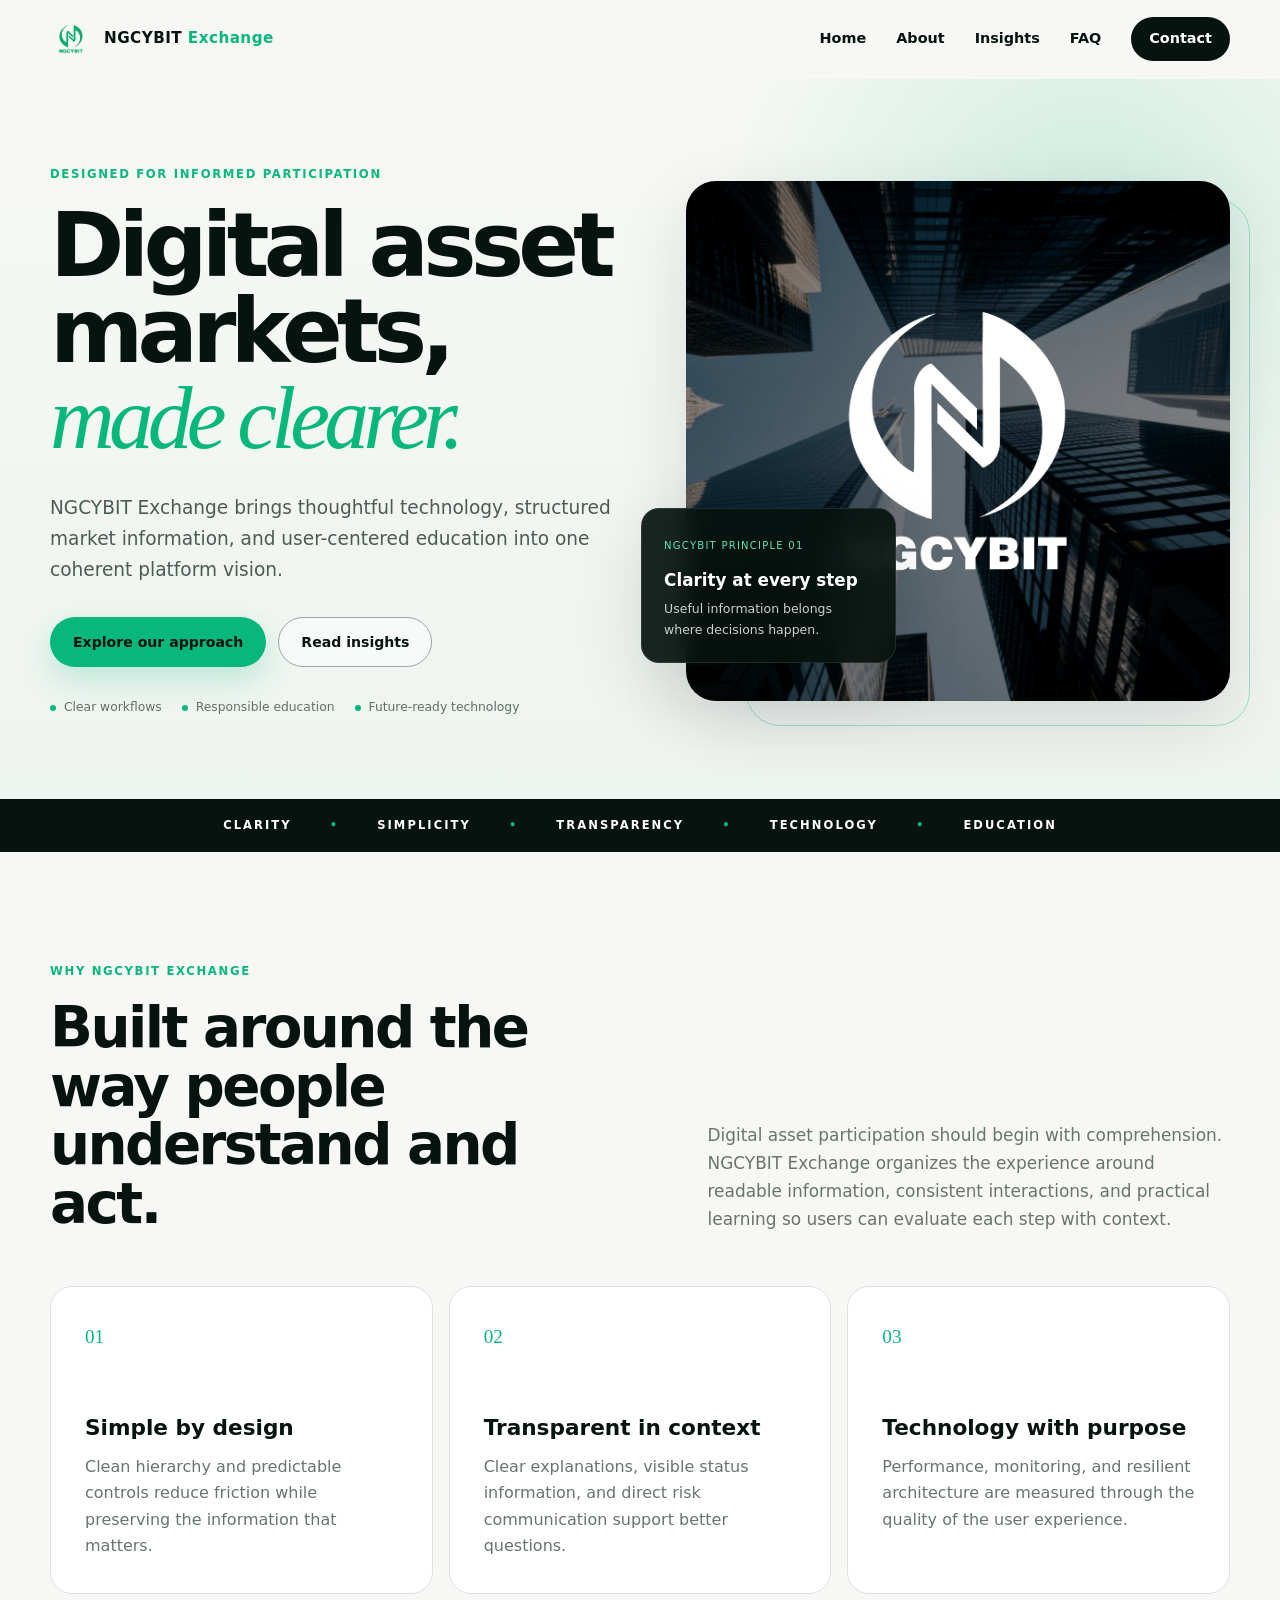
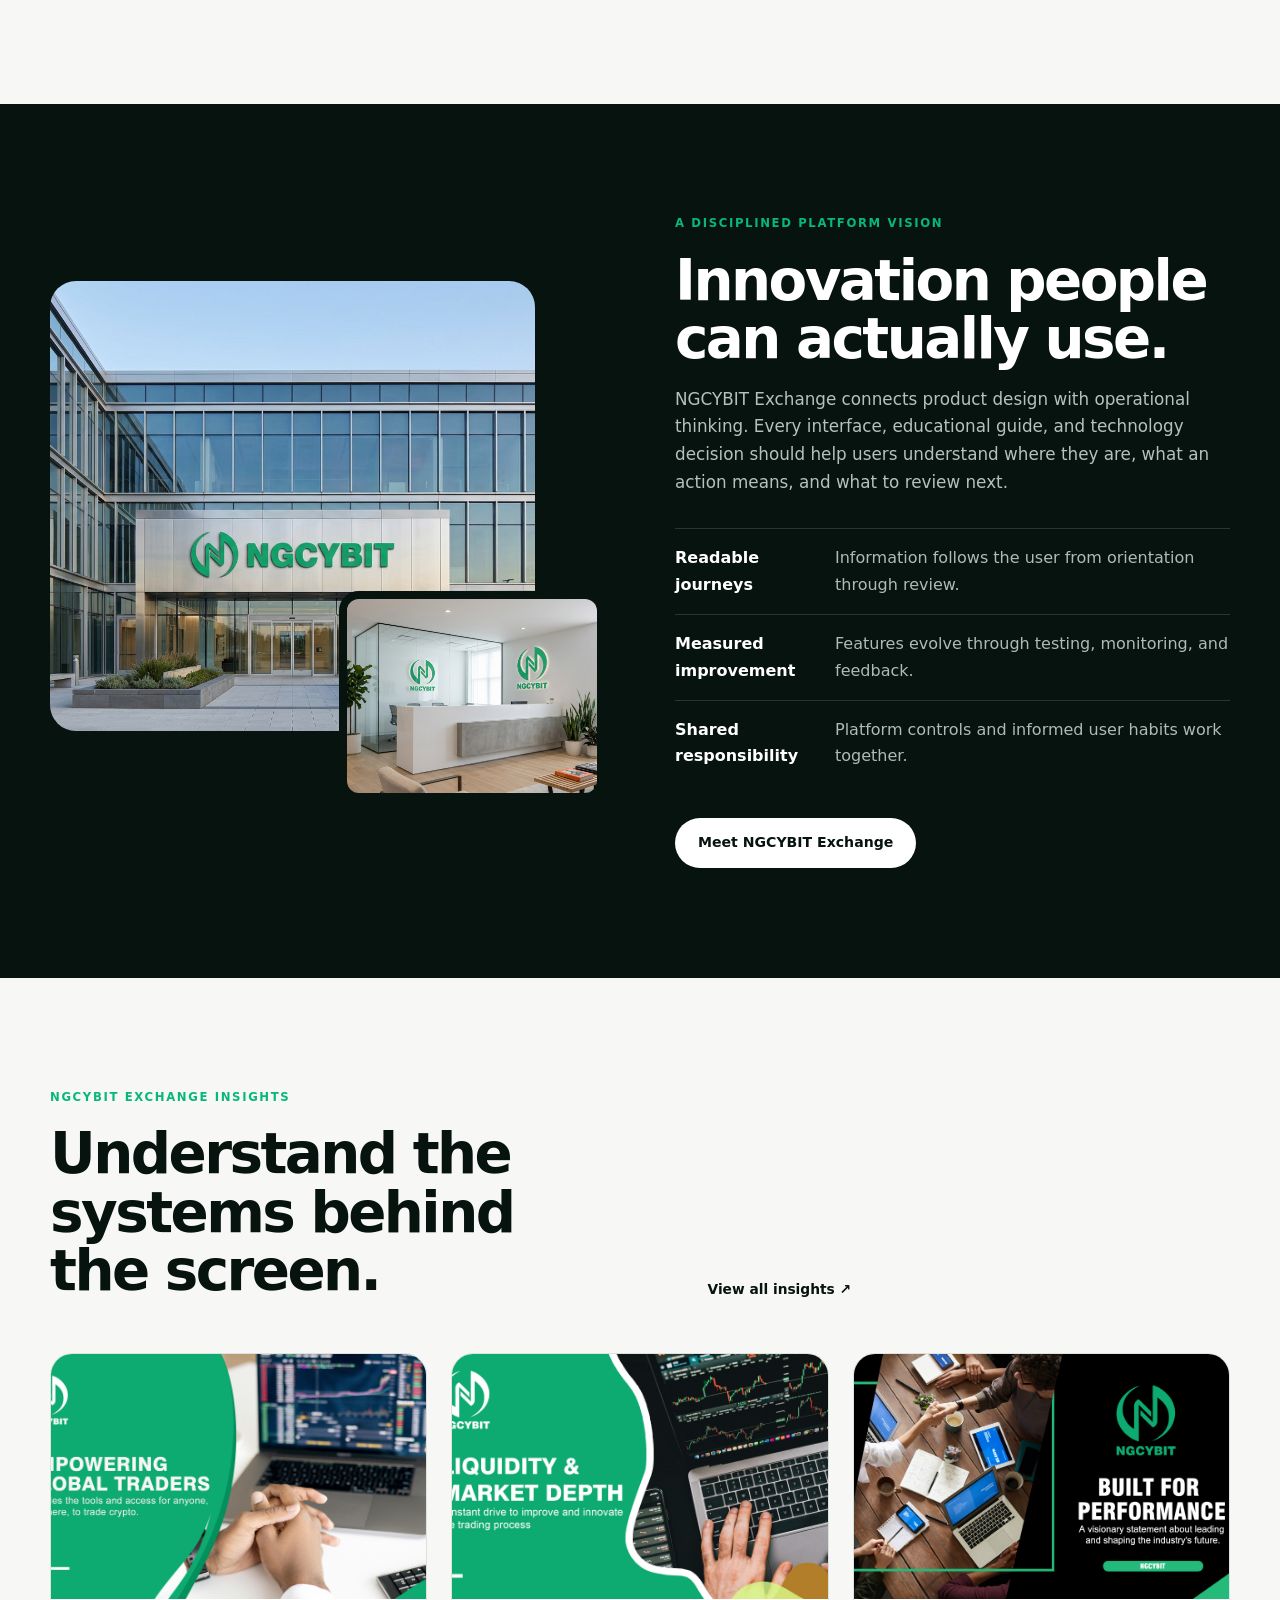
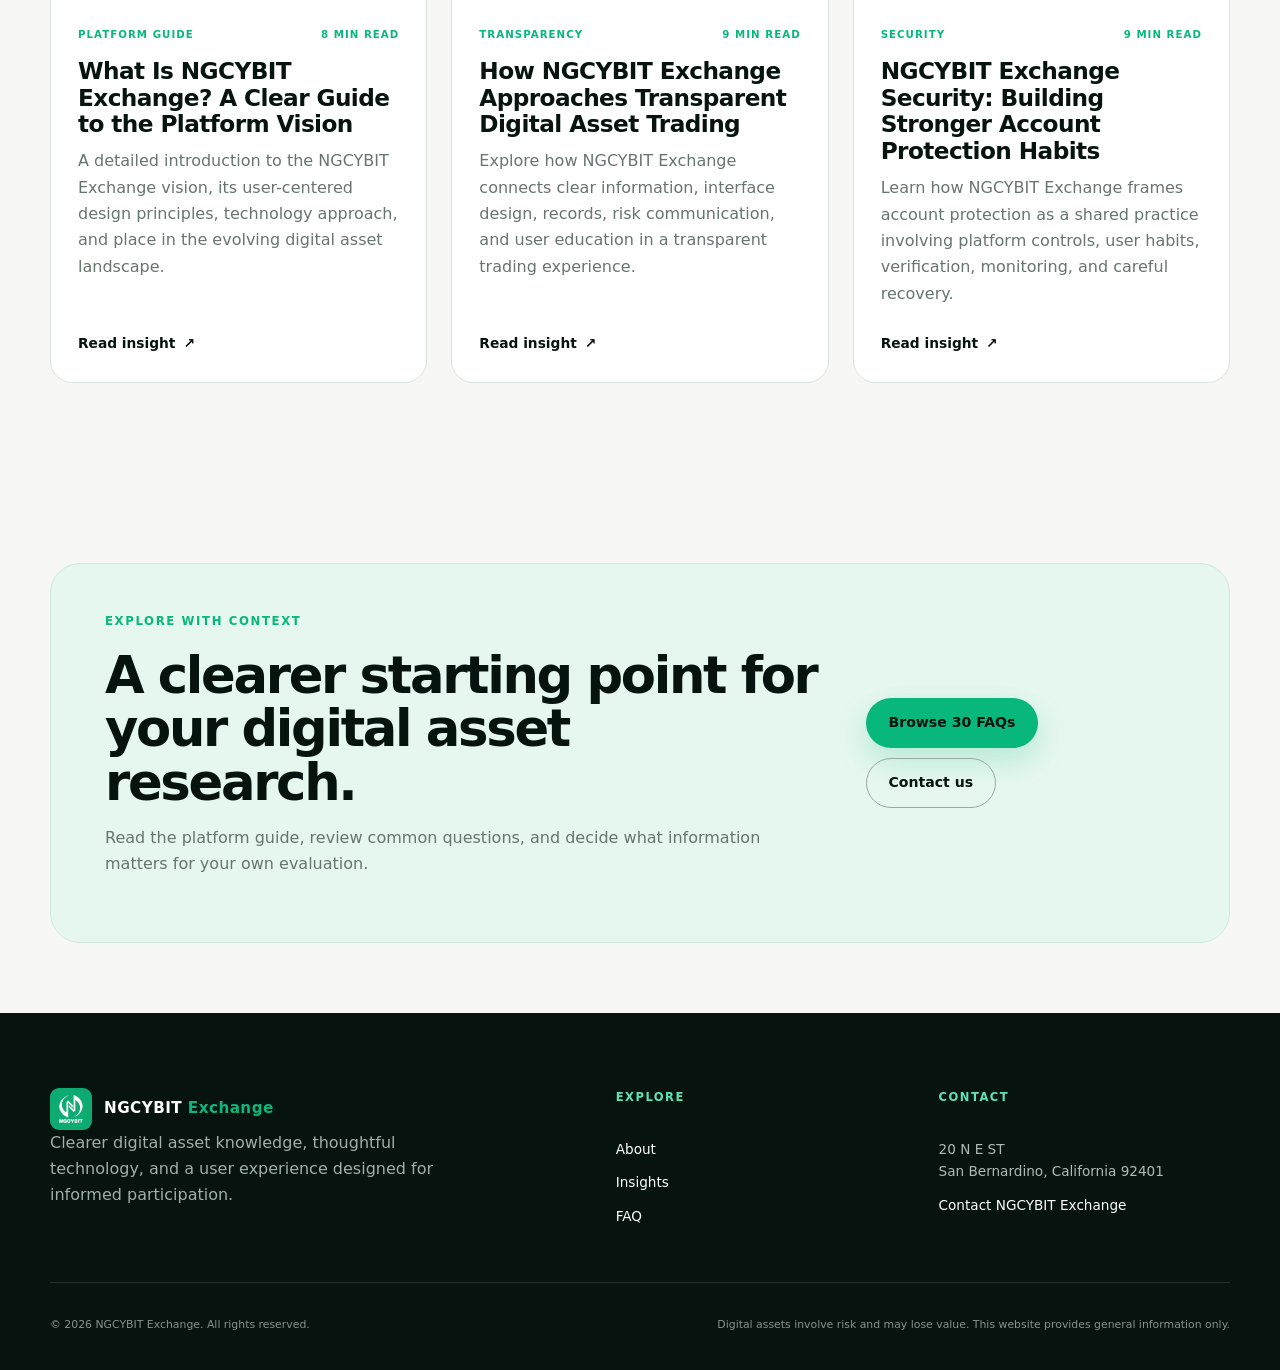
<file: index.html>
<!doctype html><html lang="en"><head>
    <meta charset="utf-8"><meta name="viewport" content="width=device-width, initial-scale=1">
    <meta name="google-site-verification" content="r4tkq86khqfJFkEgQbmJPRTwdMJ3rdb5kcXLy3jDhfg" />
    <title>NGCYBIT Exchange | Clear, Intuitive Digital Asset Trading</title><meta name="description" content="Discover NGCYBIT Exchange, a digital asset platform vision centered on clarity, intuitive technology, transparency, education, and informed participation.">
    <link rel="canonical" href="https://NGCYBITOfficial.github.io/"><link rel="icon" type="image/png" href="assets/images/LOGO.png">
    <meta property="og:type" content="website"><meta property="og:title" content="NGCYBIT Exchange | Clear, Intuitive Digital Asset Trading"><meta property="og:description" content="Discover NGCYBIT Exchange, a digital asset platform vision centered on clarity, intuitive technology, transparency, education, and informed participation."><meta property="og:url" content="https://NGCYBITOfficial.github.io/"><meta property="og:image" content="https://NGCYBITOfficial.github.io/assets/images/LOGO3.jpg">
    <meta name="twitter:card" content="summary_large_image"><meta name="theme-color" content="#07130f">
    <link rel="stylesheet" href="css/style.css"><script type="application/ld+json">{"@context": "https://schema.org", "@type": "Organization", "name": "NGCYBIT Exchange", "url": "https://NGCYBITOfficial.github.io/", "logo": "https://NGCYBITOfficial.github.io/assets/images/LOGO.png", "address": {"@type": "PostalAddress", "streetAddress": "20 N E ST", "addressLocality": "San Bernardino", "addressRegion": "CA", "postalCode": "92401", "addressCountry": "US"}}</script></head><body>
    <a class="skip-link" href="#main">Skip to content</a><header class="site-header" data-header>
      <div class="container nav-wrap">
        <a class="brand" href="index.html" aria-label="NGCYBIT Exchange home"><img src="assets/images/LOGO.png" alt="NGCYBIT Exchange logo"><span>NGCYBIT <b>Exchange</b></span></a>
        <button class="nav-toggle" aria-expanded="false" aria-controls="site-nav"><span></span><span></span><span></span><span class="sr-only">Menu</span></button>
        <nav id="site-nav" class="site-nav" aria-label="Primary navigation">
          <a href="index.html">Home</a><a href="about.html">About</a><a href="insights.html">Insights</a><a href="faq.html">FAQ</a><a href="contact.html" class="nav-cta">Contact</a>
        </nav>
      </div>
    </header>
    <main id="main">
      <section class="hero"><div class="container hero-grid"><div class="hero-copy reveal"><p class="eyebrow">Designed for informed participation</p><h1>Digital asset markets,<br><em>made clearer.</em></h1><p class="hero-lead">NGCYBIT Exchange brings thoughtful technology, structured market information, and user-centered education into one coherent platform vision.</p><div class="hero-actions"><a class="button primary" href="about.html">Explore our approach</a><a class="button ghost" href="insights.html">Read insights</a></div><div class="hero-notes"><span>Clear workflows</span><span>Responsible education</span><span>Future-ready technology</span></div></div><div class="hero-visual reveal"><img src="assets/images/4.jpg" alt="NGCYBIT Exchange digital network visual"><div class="floating-card"><span>NGCYBIT PRINCIPLE 01</span><strong>Clarity at every step</strong><p>Useful information belongs where decisions happen.</p></div></div></div></section>
      <section class="ticker" aria-label="NGCYBIT Exchange values"><div><span>CLARITY</span><i>•</i><span>SIMPLICITY</span><i>•</i><span>TRANSPARENCY</span><i>•</i><span>TECHNOLOGY</span><i>•</i><span>EDUCATION</span></div></section>
      <section class="section"><div class="container split-intro"><div><p class="eyebrow">Why NGCYBIT Exchange</p><h2>Built around the way people understand and act.</h2></div><p>Digital asset participation should begin with comprehension. NGCYBIT Exchange organizes the experience around readable information, consistent interactions, and practical learning so users can evaluate each step with context.</p></div><div class="container principle-grid"><article class="principle-card reveal"><span>01</span><h3>Simple by design</h3><p>Clean hierarchy and predictable controls reduce friction while preserving the information that matters.</p></article><article class="principle-card reveal"><span>02</span><h3>Transparent in context</h3><p>Clear explanations, visible status information, and direct risk communication support better questions.</p></article><article class="principle-card reveal"><span>03</span><h3>Technology with purpose</h3><p>Performance, monitoring, and resilient architecture are measured through the quality of the user experience.</p></article></div></section>
      <section class="section dark-section"><div class="container media-grid"><div class="media-stack reveal"><img src="assets/images/6.png" alt="NGCYBIT Exchange modern office exterior"><img src="assets/images/8.png" alt="NGCYBIT Exchange reception environment"></div><div class="media-copy reveal"><p class="eyebrow">A disciplined platform vision</p><h2>Innovation people can actually use.</h2><p>NGCYBIT Exchange connects product design with operational thinking. Every interface, educational guide, and technology decision should help users understand where they are, what an action means, and what to review next.</p><ul class="check-list"><li><b>Readable journeys</b><span>Information follows the user from orientation through review.</span></li><li><b>Measured improvement</b><span>Features evolve through testing, monitoring, and feedback.</span></li><li><b>Shared responsibility</b><span>Platform controls and informed user habits work together.</span></li></ul><a class="button light" href="about.html">Meet NGCYBIT Exchange</a></div></div></section>
      <section class="section"><div class="container section-heading"><div><p class="eyebrow">NGCYBIT Exchange Insights</p><h2>Understand the systems behind the screen.</h2></div><a class="text-link" href="insights.html">View all insights ↗</a></div><div class="container article-grid featured-grid"><article class="article-card reveal" data-category="platform guide" data-search="what is ngcybit exchange? a clear guide to the platform vision a detailed introduction to the ngcybit exchange vision, its user-centered design principles, technology approach, and place in the evolving digital asset landscape.">
          <a class="article-image" href="insights/what-is-ngcybit-exchange.html"><img src="assets/images/10.jpg" alt="NGCYBIT Exchange Platform Guide editorial visual"></a>
          <div class="article-card-body"><div class="article-meta"><span>Platform Guide</span><span>8 min read</span></div><h2><a href="insights/what-is-ngcybit-exchange.html">What Is NGCYBIT Exchange? A Clear Guide to the Platform Vision</a></h2><p>A detailed introduction to the NGCYBIT Exchange vision, its user-centered design principles, technology approach, and place in the evolving digital asset landscape.</p><a class="text-link" href="insights/what-is-ngcybit-exchange.html">Read insight <span aria-hidden="true">↗</span></a></div>
        </article>
<article class="article-card reveal" data-category="transparency" data-search="how ngcybit exchange approaches transparent digital asset trading explore how ngcybit exchange connects clear information, interface design, records, risk communication, and user education in a transparent trading experience.">
          <a class="article-image" href="insights/transparent-digital-asset-trading.html"><img src="assets/images/11.jpg" alt="NGCYBIT Exchange Transparency editorial visual"></a>
          <div class="article-card-body"><div class="article-meta"><span>Transparency</span><span>9 min read</span></div><h2><a href="insights/transparent-digital-asset-trading.html">How NGCYBIT Exchange Approaches Transparent Digital Asset Trading</a></h2><p>Explore how NGCYBIT Exchange connects clear information, interface design, records, risk communication, and user education in a transparent trading experience.</p><a class="text-link" href="insights/transparent-digital-asset-trading.html">Read insight <span aria-hidden="true">↗</span></a></div>
        </article>
<article class="article-card reveal" data-category="security" data-search="ngcybit exchange security: building stronger account protection habits learn how ngcybit exchange frames account protection as a shared practice involving platform controls, user habits, verification, monitoring, and careful recovery.">
          <a class="article-image" href="insights/security-and-account-protection.html"><img src="assets/images/12.jpg" alt="NGCYBIT Exchange Security editorial visual"></a>
          <div class="article-card-body"><div class="article-meta"><span>Security</span><span>9 min read</span></div><h2><a href="insights/security-and-account-protection.html">NGCYBIT Exchange Security: Building Stronger Account Protection Habits</a></h2><p>Learn how NGCYBIT Exchange frames account protection as a shared practice involving platform controls, user habits, verification, monitoring, and careful recovery.</p><a class="text-link" href="insights/security-and-account-protection.html">Read insight <span aria-hidden="true">↗</span></a></div>
        </article></div></section>
      <section class="section compact"><div class="container experience-banner reveal"><div><p class="eyebrow">Explore with context</p><h2>A clearer starting point for your digital asset research.</h2><p>Read the platform guide, review common questions, and decide what information matters for your own evaluation.</p></div><div><a class="button primary" href="faq.html">Browse 30 FAQs</a><a class="button ghost dark-ghost" href="contact.html">Contact us</a></div></div></section>
    </main><footer class="site-footer">
      <div class="container footer-grid">
        <div><a class="brand footer-brand" href="index.html"><img src="assets/images/LOGO3.jpg" alt="NGCYBIT Exchange logo"><span>NGCYBIT <b>Exchange</b></span></a><p>Clearer digital asset knowledge, thoughtful technology, and a user experience designed for informed participation.</p></div>
        <div><h2>Explore</h2><a href="about.html">About</a><a href="insights.html">Insights</a><a href="faq.html">FAQ</a></div>
        <div><h2>Contact</h2><p>20 N E ST<br>San Bernardino, California 92401</p><a href="contact.html">Contact NGCYBIT Exchange</a></div>
      </div>
      <div class="container footer-bottom"><p>© <span data-year>2026</span> NGCYBIT Exchange. All rights reserved.</p><p>Digital assets involve risk and may lose value. This website provides general information only.</p></div>
    </footer><script src="js/main.js" defer></script></body></html>
</file>
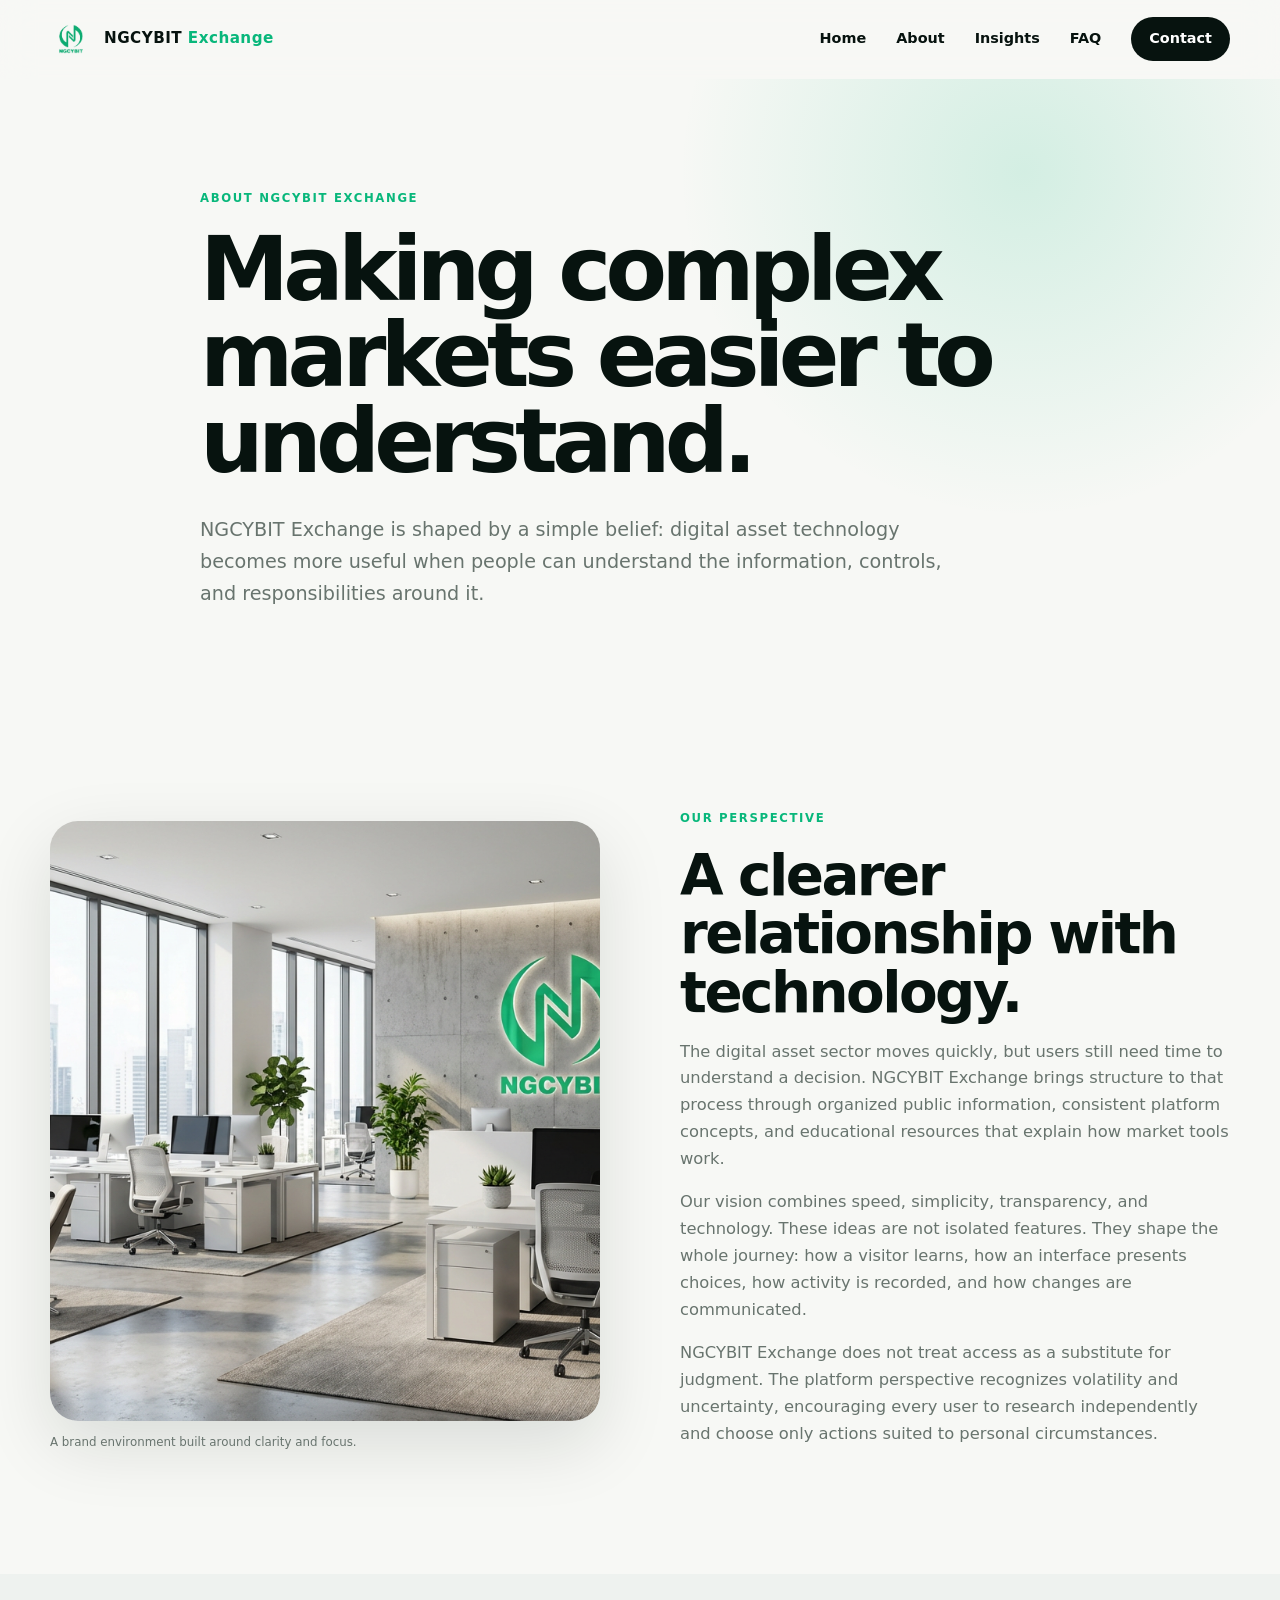
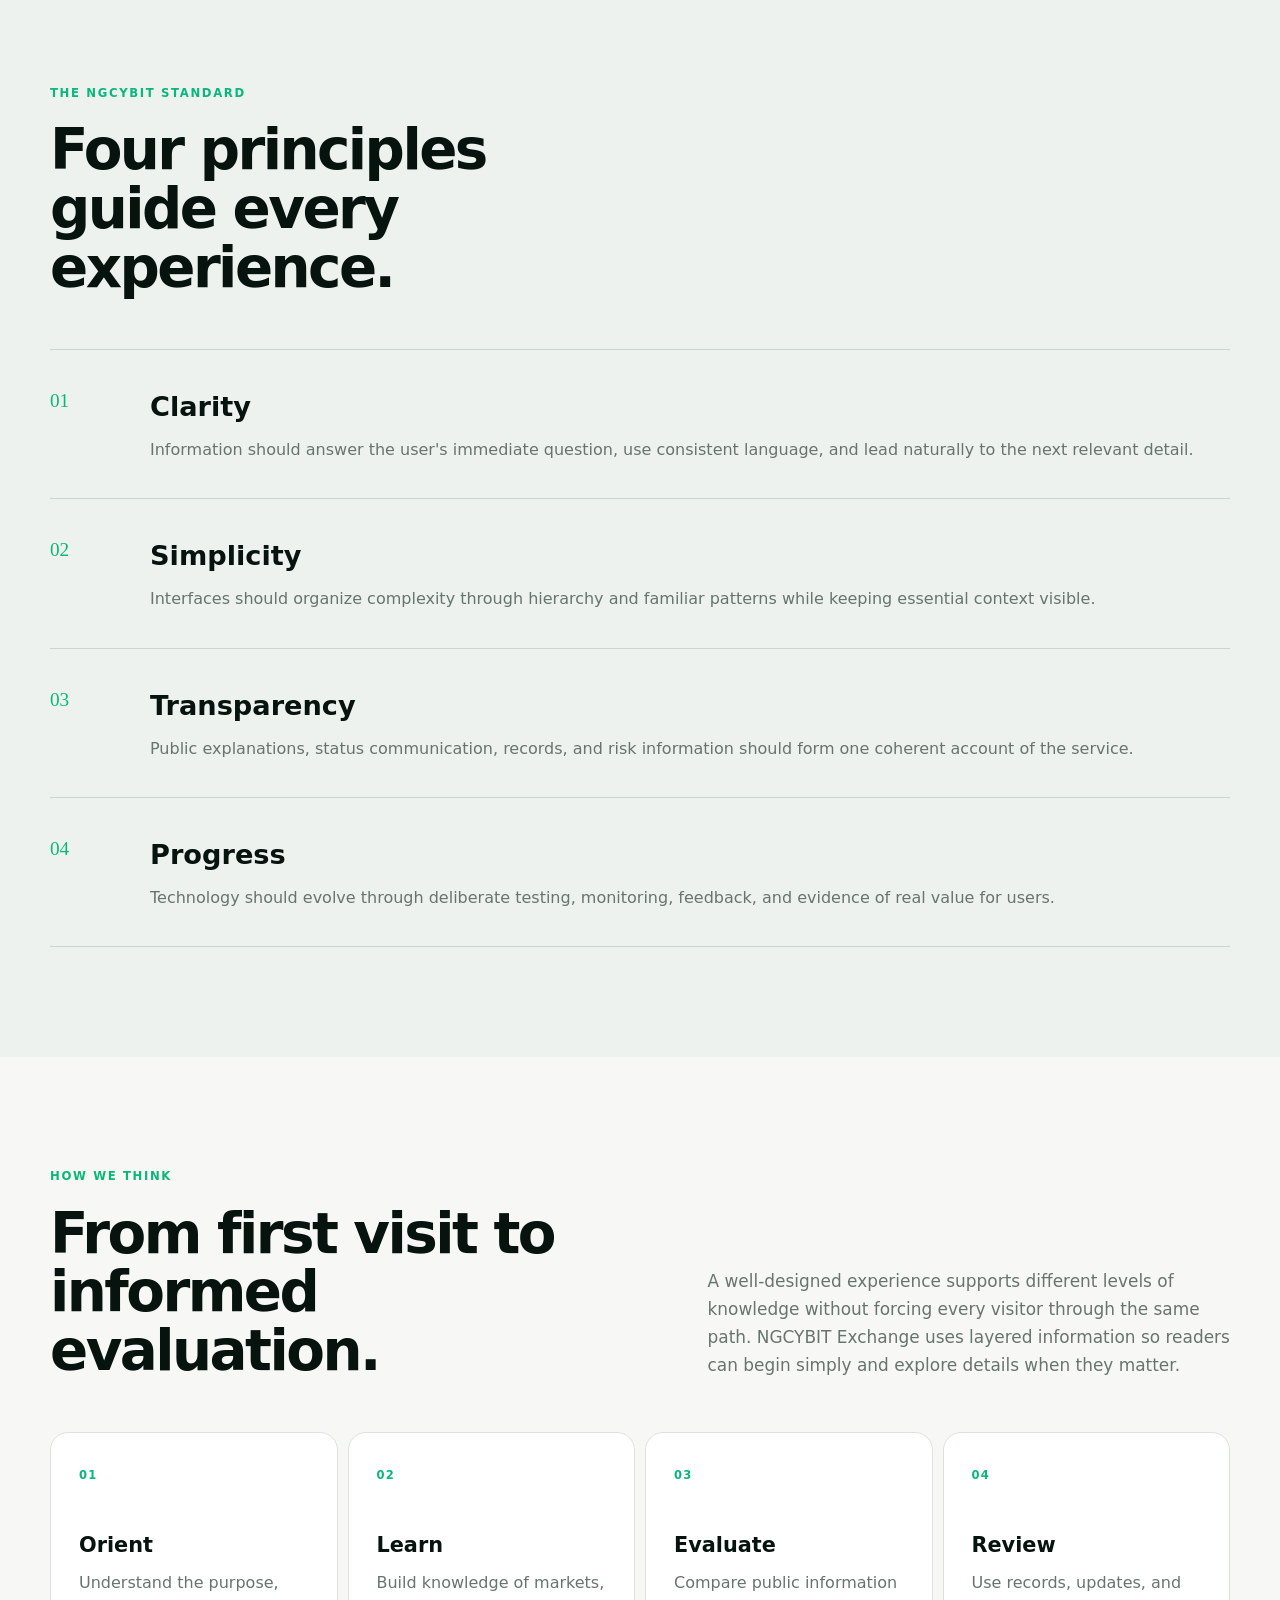
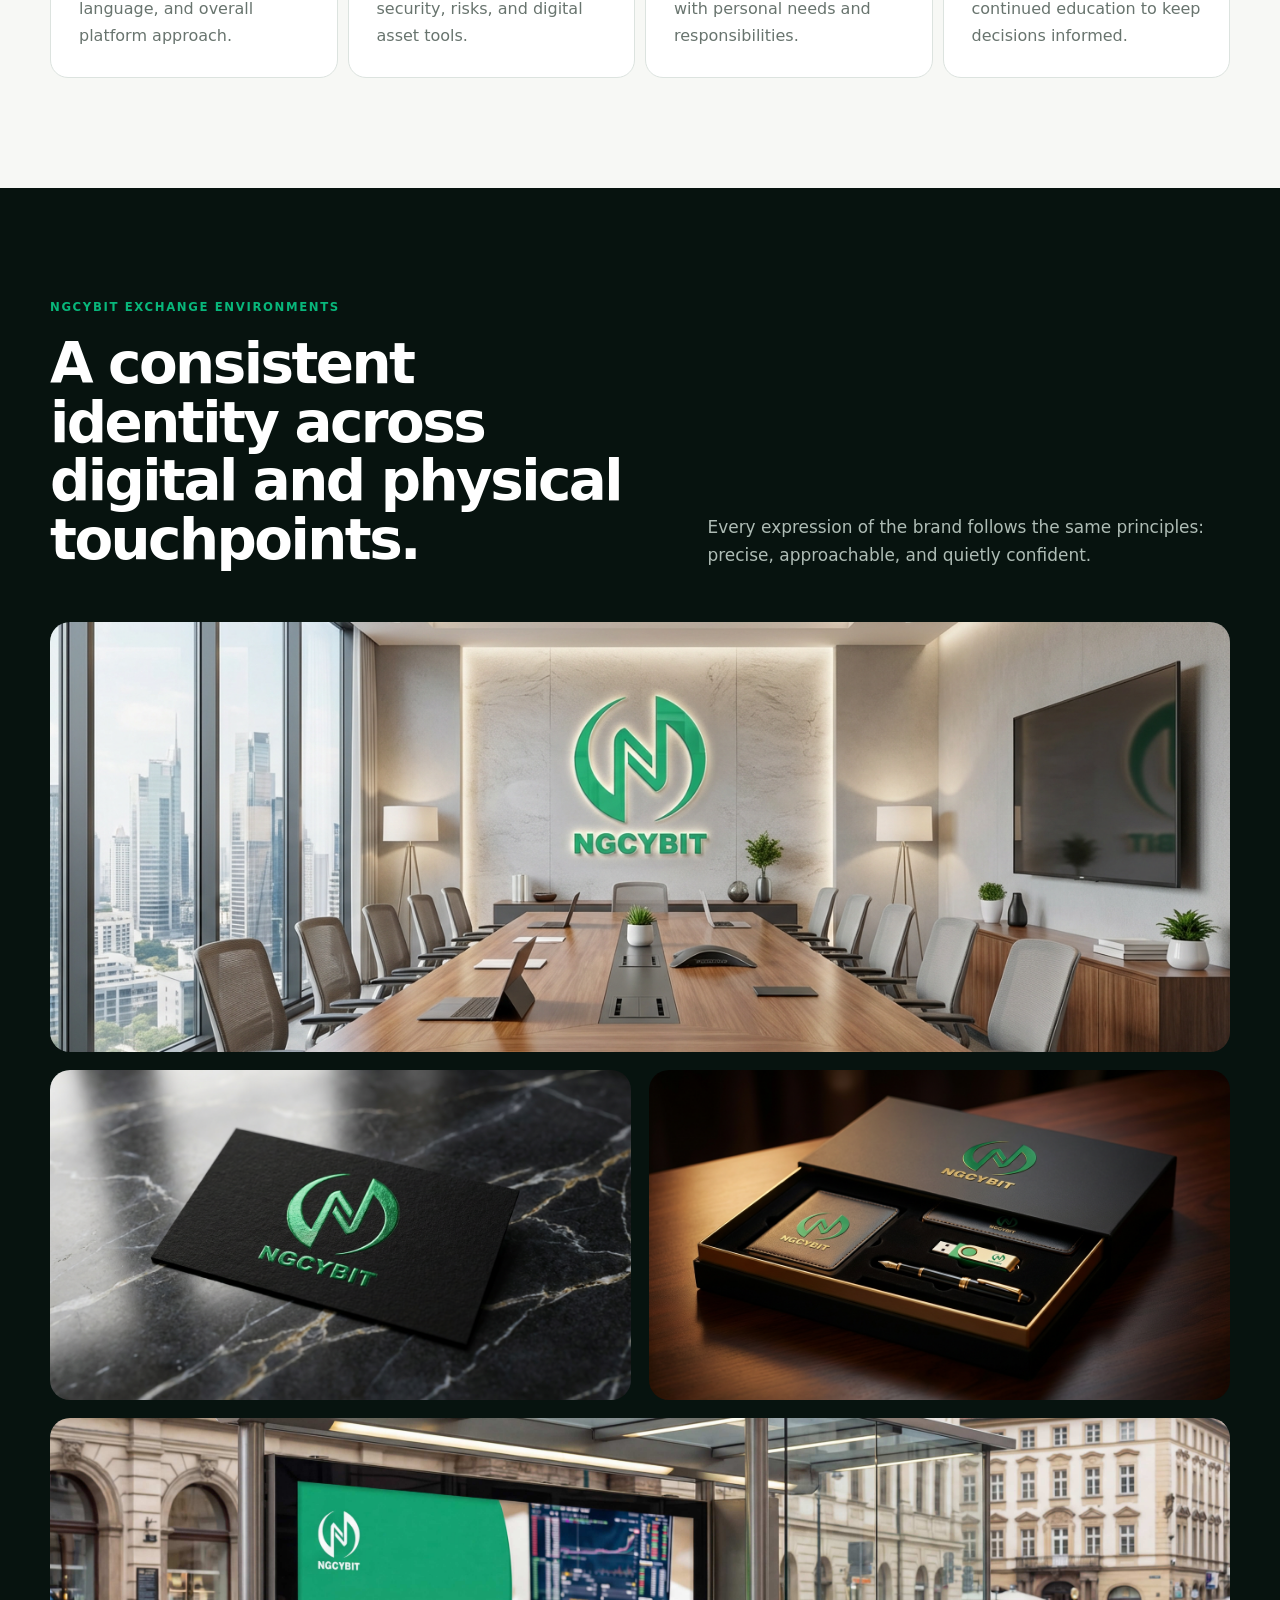
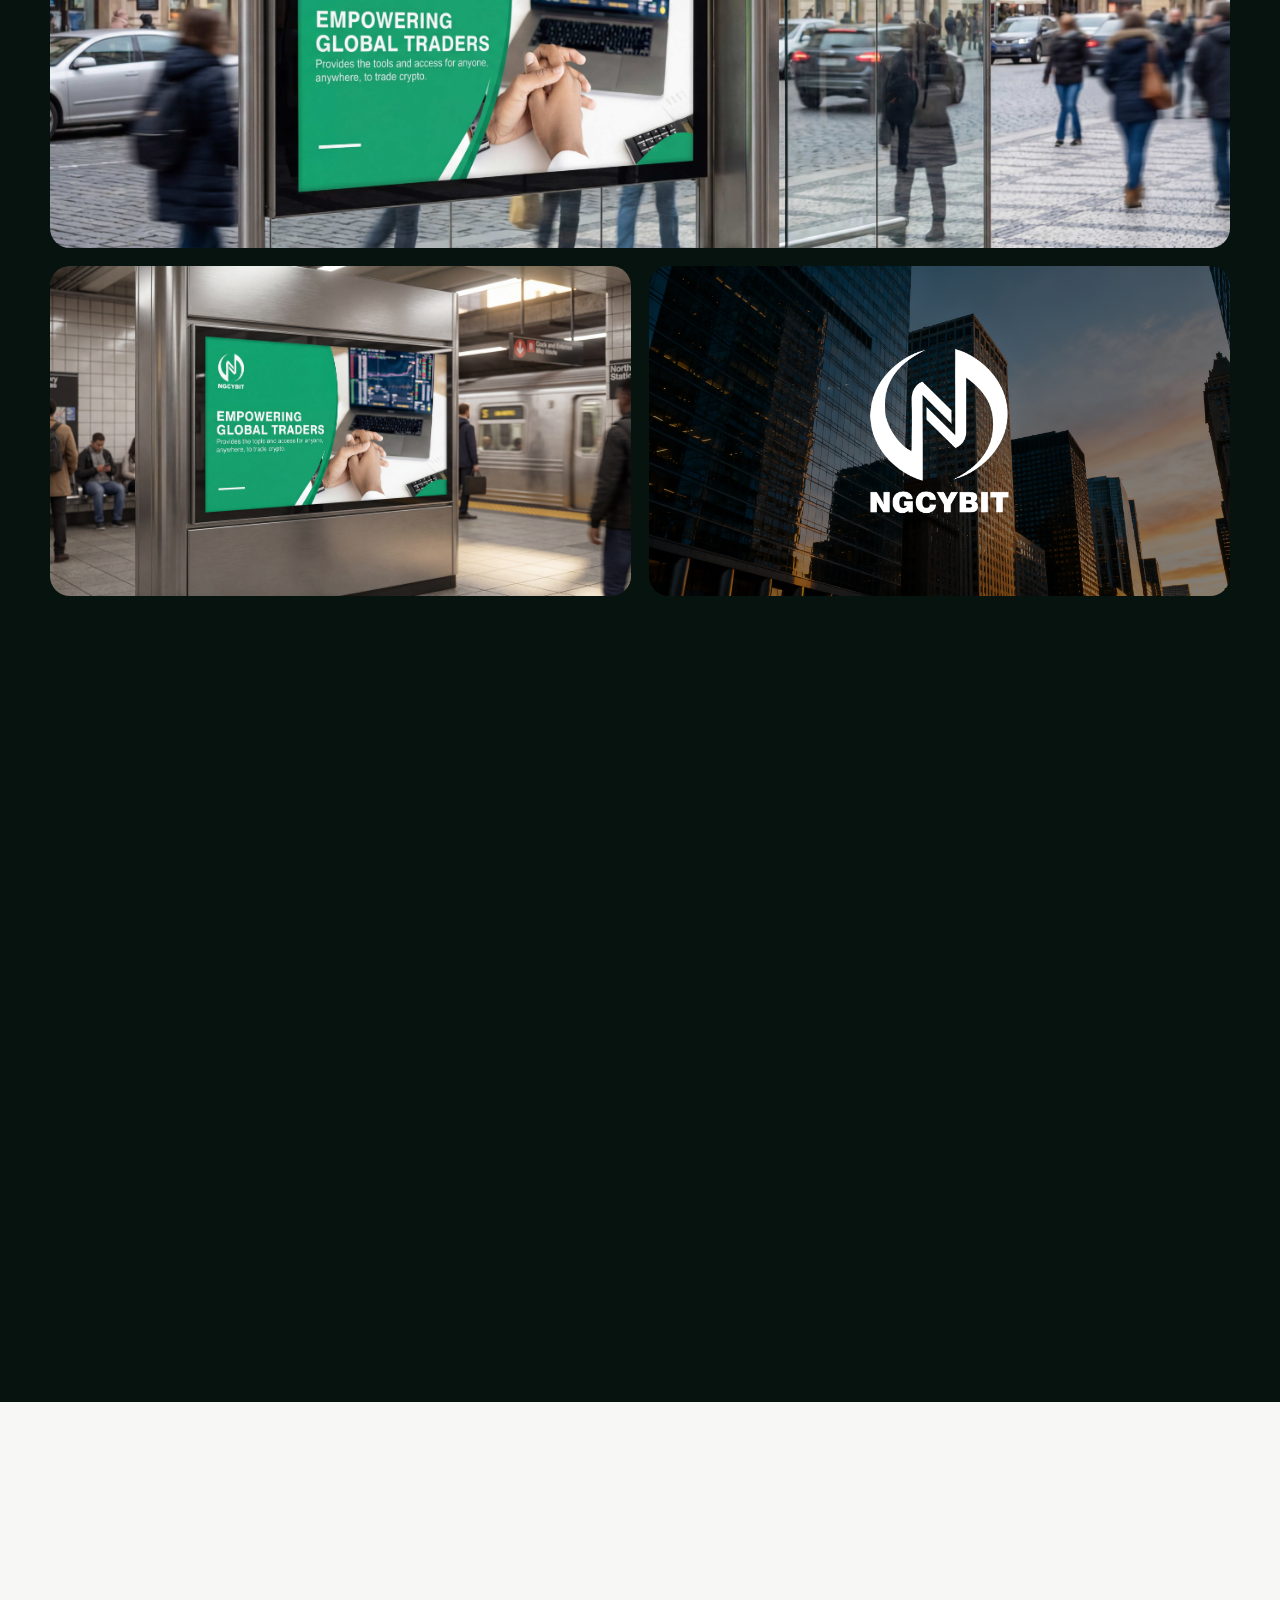
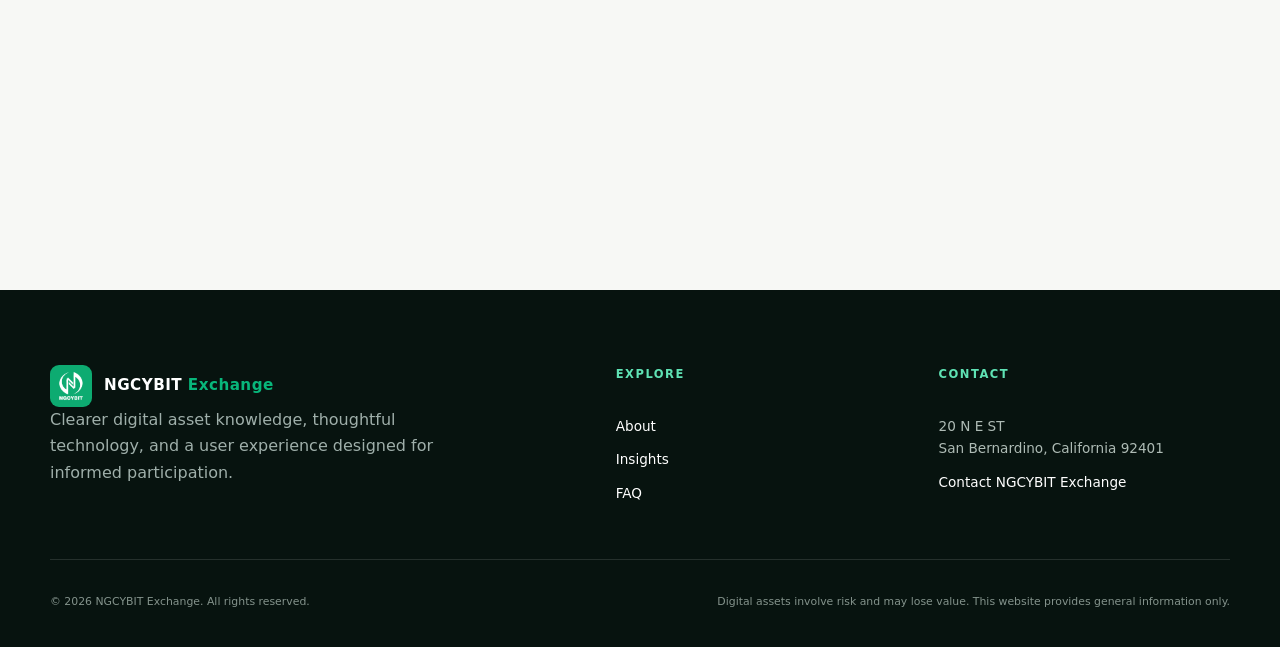
<file: about.html>
<!doctype html><html lang="en"><head>
    <meta charset="utf-8"><meta name="viewport" content="width=device-width, initial-scale=1">
    <title>About NGCYBIT Exchange | Purpose, Principles and Technology</title><meta name="description" content="Learn how NGCYBIT Exchange connects clarity, intuitive product design, transparent communication, education, and responsible technology.">
    <link rel="canonical" href="https://NGCYBITOfficial.github.io/about.html"><link rel="icon" type="image/png" href="assets/images/LOGO.png">
    <meta property="og:type" content="website"><meta property="og:title" content="About NGCYBIT Exchange | Purpose, Principles and Technology"><meta property="og:description" content="Learn how NGCYBIT Exchange connects clarity, intuitive product design, transparent communication, education, and responsible technology."><meta property="og:url" content="https://NGCYBITOfficial.github.io/about.html"><meta property="og:image" content="https://NGCYBITOfficial.github.io/assets/images/LOGO3.jpg">
    <meta name="twitter:card" content="summary_large_image"><meta name="theme-color" content="#07130f">
    <link rel="stylesheet" href="css/style.css"><script type="application/ld+json">{"@context": "https://schema.org", "@type": "AboutPage", "name": "About NGCYBIT Exchange", "url": "https://NGCYBITOfficial.github.io/about.html", "mainEntity": {"@type": "Organization", "name": "NGCYBIT Exchange"}}</script></head><body>
    <a class="skip-link" href="#main">Skip to content</a><header class="site-header" data-header>
      <div class="container nav-wrap">
        <a class="brand" href="index.html" aria-label="NGCYBIT Exchange home"><img src="assets/images/LOGO.png" alt="NGCYBIT Exchange logo"><span>NGCYBIT <b>Exchange</b></span></a>
        <button class="nav-toggle" aria-expanded="false" aria-controls="site-nav"><span></span><span></span><span></span><span class="sr-only">Menu</span></button>
        <nav id="site-nav" class="site-nav" aria-label="Primary navigation">
          <a href="index.html">Home</a><a href="about.html">About</a><a href="insights.html">Insights</a><a href="faq.html">FAQ</a><a href="contact.html" class="nav-cta">Contact</a>
        </nav>
      </div>
    </header>
    <main id="main"><section class="page-hero"><div class="container narrow reveal"><p class="eyebrow">About NGCYBIT Exchange</p><h1>Making complex markets easier to understand.</h1><p>NGCYBIT Exchange is shaped by a simple belief: digital asset technology becomes more useful when people can understand the information, controls, and responsibilities around it.</p></div></section>
    <section class="section"><div class="container story-grid"><div class="story-image reveal"><img src="assets/images/7.png" alt="Bright NGCYBIT Exchange office interior"><div class="image-caption">A brand environment built around clarity and focus.</div></div><div class="story-copy reveal"><p class="eyebrow">Our perspective</p><h2>A clearer relationship with technology.</h2><p>The digital asset sector moves quickly, but users still need time to understand a decision. NGCYBIT Exchange brings structure to that process through organized public information, consistent platform concepts, and educational resources that explain how market tools work.</p><p>Our vision combines speed, simplicity, transparency, and technology. These ideas are not isolated features. They shape the whole journey: how a visitor learns, how an interface presents choices, how activity is recorded, and how changes are communicated.</p><p>NGCYBIT Exchange does not treat access as a substitute for judgment. The platform perspective recognizes volatility and uncertainty, encouraging every user to research independently and choose only actions suited to personal circumstances.</p></div></div></section>
    <section class="section soft-section"><div class="container section-heading"><div><p class="eyebrow">The NGCYBIT standard</p><h2>Four principles guide every experience.</h2></div></div><div class="container value-list"><article class="reveal"><span>01</span><div><h3>Clarity</h3><p>Information should answer the user's immediate question, use consistent language, and lead naturally to the next relevant detail.</p></div></article><article class="reveal"><span>02</span><div><h3>Simplicity</h3><p>Interfaces should organize complexity through hierarchy and familiar patterns while keeping essential context visible.</p></div></article><article class="reveal"><span>03</span><div><h3>Transparency</h3><p>Public explanations, status communication, records, and risk information should form one coherent account of the service.</p></div></article><article class="reveal"><span>04</span><div><h3>Progress</h3><p>Technology should evolve through deliberate testing, monitoring, feedback, and evidence of real value for users.</p></div></article></div></section>
    <section class="section"><div class="container split-intro"><div><p class="eyebrow">How we think</p><h2>From first visit to informed evaluation.</h2></div><p>A well-designed experience supports different levels of knowledge without forcing every visitor through the same path. NGCYBIT Exchange uses layered information so readers can begin simply and explore details when they matter.</p></div><div class="container journey"><article><b>01</b><h3>Orient</h3><p>Understand the purpose, language, and overall platform approach.</p></article><article><b>02</b><h3>Learn</h3><p>Build knowledge of markets, security, risks, and digital asset tools.</p></article><article><b>03</b><h3>Evaluate</h3><p>Compare public information with personal needs and responsibilities.</p></article><article><b>04</b><h3>Review</h3><p>Use records, updates, and continued education to keep decisions informed.</p></article></div></section>
    <section class="section dark-section"><div class="container gallery-heading"><div><p class="eyebrow">NGCYBIT Exchange environments</p><h2>A consistent identity across digital and physical touchpoints.</h2></div><p>Every expression of the brand follows the same principles: precise, approachable, and quietly confident.</p></div><div class="container gallery-grid"><img class="wide reveal" src="assets/images/9.png" alt="NGCYBIT Exchange conference room"><img class="reveal" src="assets/images/14.png" alt="NGCYBIT Exchange branded notebook"><img class="reveal" src="assets/images/15.png" alt="NGCYBIT Exchange branded device"><img class="wide reveal" src="assets/images/16.png" alt="NGCYBIT Exchange public advertising display"><img class="reveal" src="assets/images/17.png" alt="NGCYBIT Exchange transit advertising display"><img class="reveal" src="assets/images/5.jpg" alt="NGCYBIT Exchange architectural brand visual"><img class="logo-tile reveal" src="assets/images/1.jpg" alt="NGCYBIT Exchange white logo treatment"><img class="logo-tile reveal" src="assets/images/2.jpg" alt="NGCYBIT Exchange green logo treatment"><img class="logo-tile reveal" src="assets/images/LOGO2.jpg" alt="NGCYBIT Exchange alternate logo asset"></div></section>
    <section class="section compact"><div class="container experience-banner reveal"><div><p class="eyebrow">Continue your research</p><h2>See how NGCYBIT Exchange explains markets, security, and technology.</h2></div><a class="button primary" href="insights.html">Read our insights</a></div></section></main><footer class="site-footer">
      <div class="container footer-grid">
        <div><a class="brand footer-brand" href="index.html"><img src="assets/images/LOGO3.jpg" alt="NGCYBIT Exchange logo"><span>NGCYBIT <b>Exchange</b></span></a><p>Clearer digital asset knowledge, thoughtful technology, and a user experience designed for informed participation.</p></div>
        <div><h2>Explore</h2><a href="about.html">About</a><a href="insights.html">Insights</a><a href="faq.html">FAQ</a></div>
        <div><h2>Contact</h2><p>20 N E ST<br>San Bernardino, California 92401</p><a href="contact.html">Contact NGCYBIT Exchange</a></div>
      </div>
      <div class="container footer-bottom"><p>© <span data-year>2026</span> NGCYBIT Exchange. All rights reserved.</p><p>Digital assets involve risk and may lose value. This website provides general information only.</p></div>
    </footer><script src="js/main.js" defer></script></body></html>
</file>
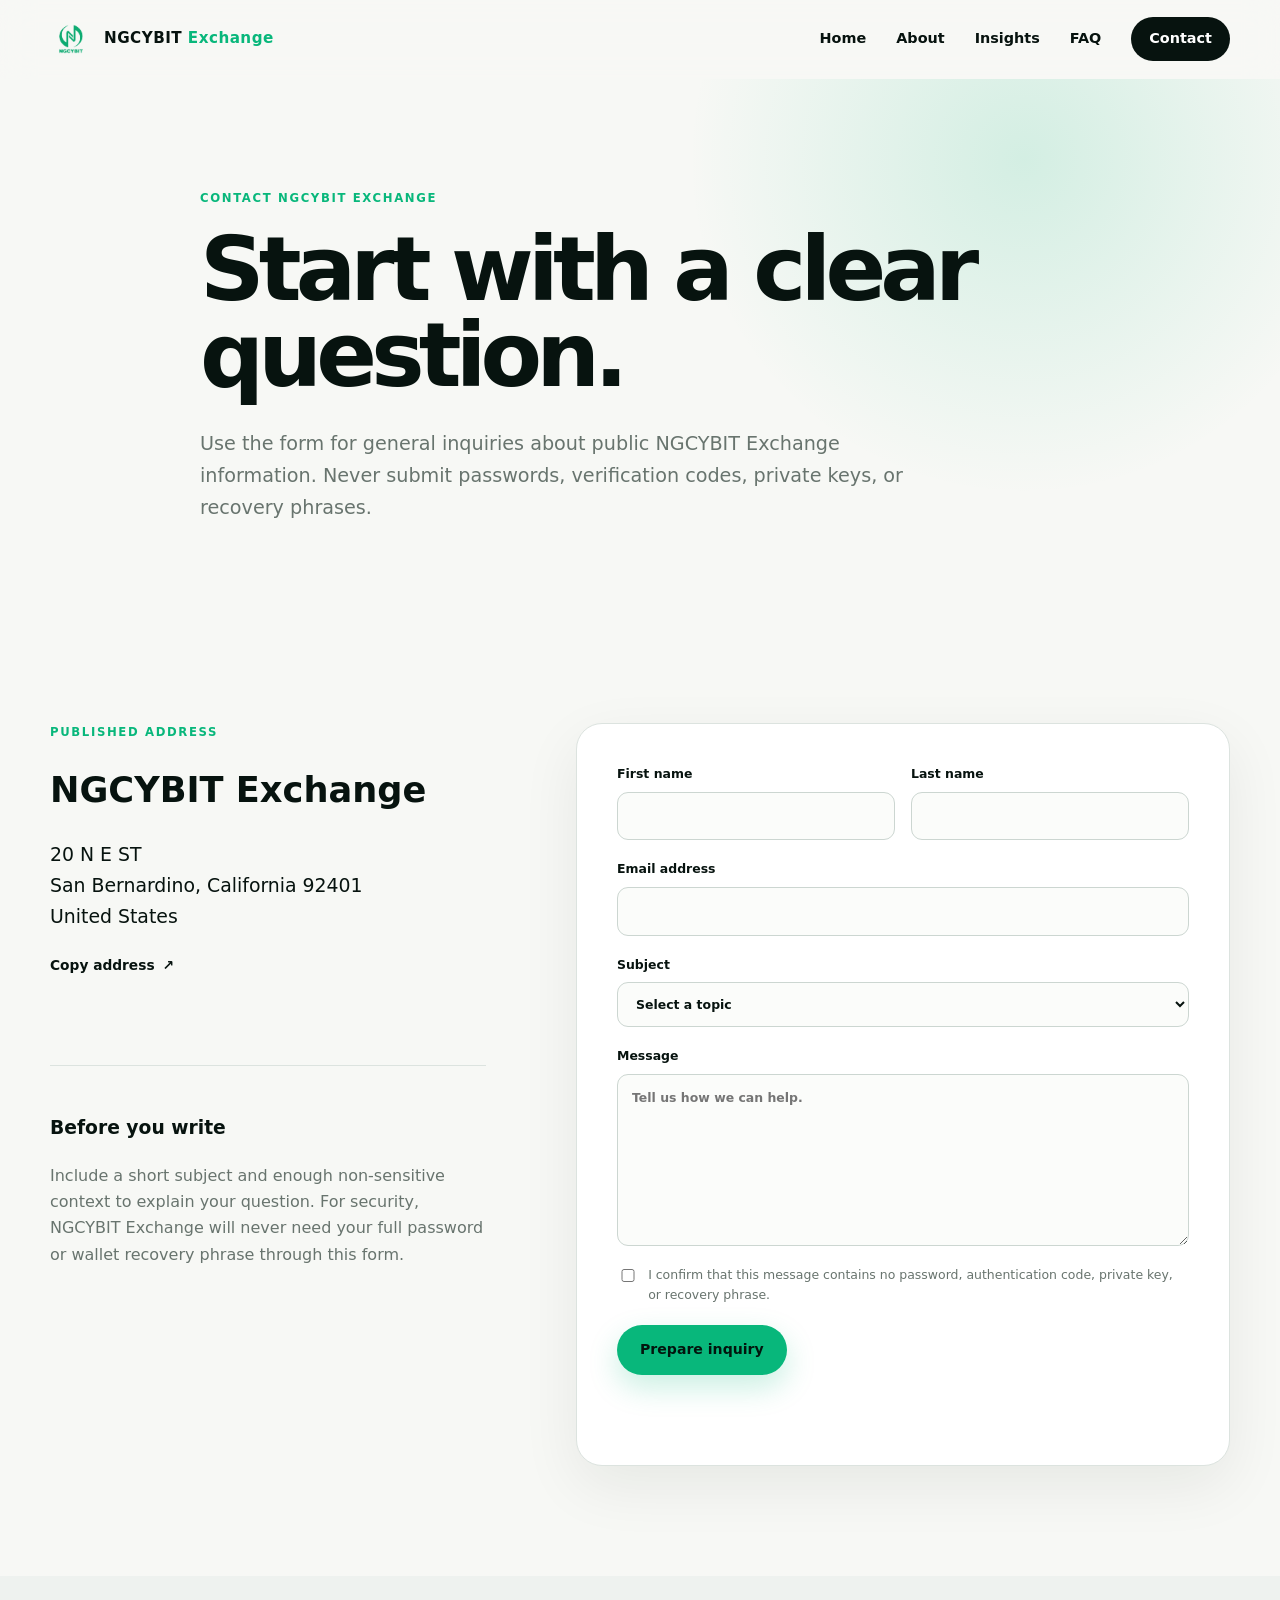
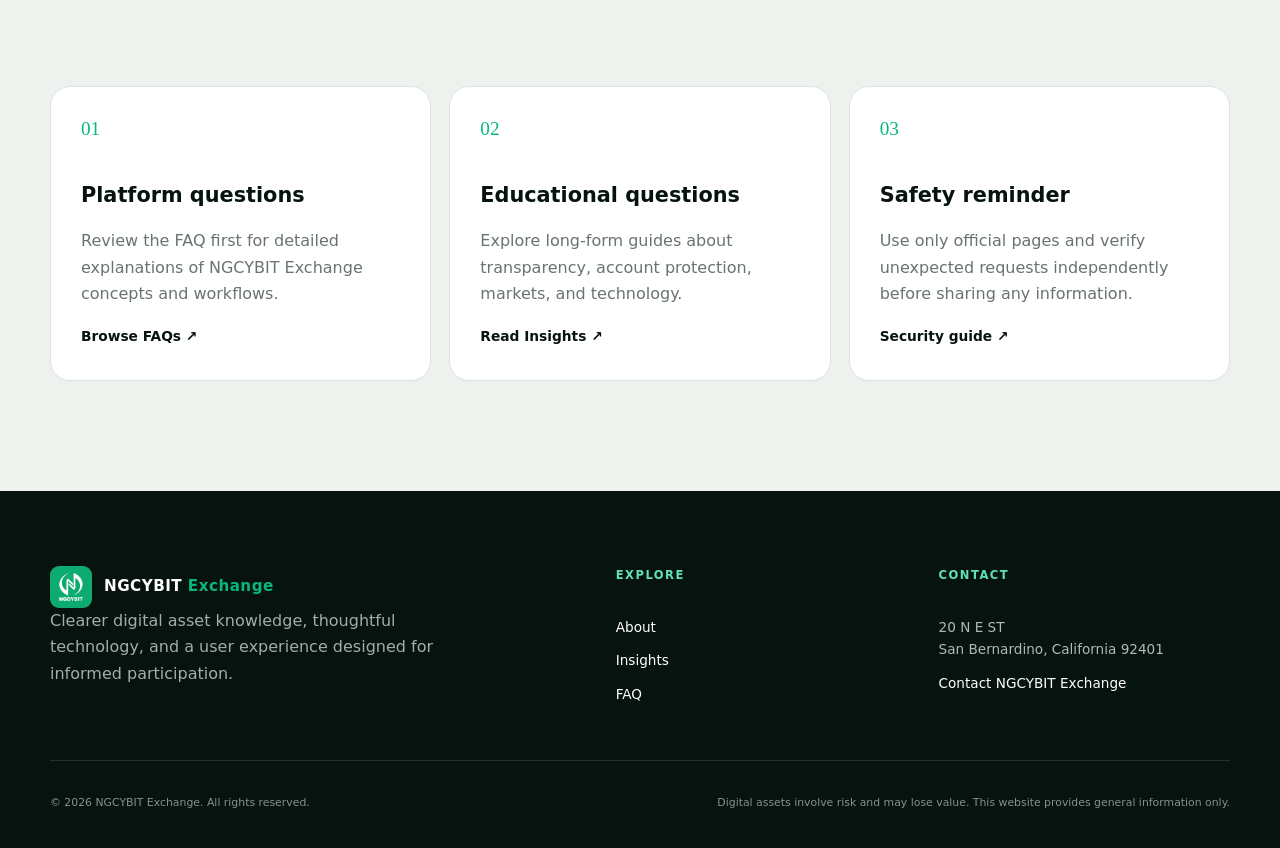
<file: contact.html>
<!doctype html><html lang="en"><head>
    <meta charset="utf-8"><meta name="viewport" content="width=device-width, initial-scale=1">
    <title>Contact NGCYBIT Exchange | San Bernardino, California</title><meta name="description" content="Contact NGCYBIT Exchange or find the published address at 20 N E ST, San Bernardino, California 92401.">
    <link rel="canonical" href="https://NGCYBITOfficial.github.io/contact.html"><link rel="icon" type="image/png" href="assets/images/LOGO.png">
    <meta property="og:type" content="website"><meta property="og:title" content="Contact NGCYBIT Exchange | San Bernardino, California"><meta property="og:description" content="Contact NGCYBIT Exchange or find the published address at 20 N E ST, San Bernardino, California 92401."><meta property="og:url" content="https://NGCYBITOfficial.github.io/contact.html"><meta property="og:image" content="https://NGCYBITOfficial.github.io/assets/images/LOGO3.jpg">
    <meta name="twitter:card" content="summary_large_image"><meta name="theme-color" content="#07130f">
    <link rel="stylesheet" href="css/style.css"><script type="application/ld+json">{"@context": "https://schema.org", "@type": "ContactPage", "name": "Contact NGCYBIT Exchange", "url": "https://NGCYBITOfficial.github.io/contact.html", "mainEntity": {"@context": "https://schema.org", "@type": "Organization", "name": "NGCYBIT Exchange", "url": "https://NGCYBITOfficial.github.io/", "logo": "https://NGCYBITOfficial.github.io/assets/images/LOGO.png", "address": {"@type": "PostalAddress", "streetAddress": "20 N E ST", "addressLocality": "San Bernardino", "addressRegion": "CA", "postalCode": "92401", "addressCountry": "US"}}}</script></head><body>
    <a class="skip-link" href="#main">Skip to content</a><header class="site-header" data-header>
      <div class="container nav-wrap">
        <a class="brand" href="index.html" aria-label="NGCYBIT Exchange home"><img src="assets/images/LOGO.png" alt="NGCYBIT Exchange logo"><span>NGCYBIT <b>Exchange</b></span></a>
        <button class="nav-toggle" aria-expanded="false" aria-controls="site-nav"><span></span><span></span><span></span><span class="sr-only">Menu</span></button>
        <nav id="site-nav" class="site-nav" aria-label="Primary navigation">
          <a href="index.html">Home</a><a href="about.html">About</a><a href="insights.html">Insights</a><a href="faq.html">FAQ</a><a href="contact.html" class="nav-cta">Contact</a>
        </nav>
      </div>
    </header>
    <main id="main"><section class="page-hero contact-hero"><div class="container narrow reveal"><p class="eyebrow">Contact NGCYBIT Exchange</p><h1>Start with a clear question.</h1><p>Use the form for general inquiries about public NGCYBIT Exchange information. Never submit passwords, verification codes, private keys, or recovery phrases.</p></div></section><section class="section"><div class="container contact-grid"><div class="contact-details reveal"><p class="eyebrow">Published address</p><h2>NGCYBIT Exchange</h2><address>20 N E ST<br>San Bernardino, California 92401<br>United States</address><button class="text-link copy-button" data-copy-address>Copy address <span aria-hidden="true">↗</span></button><p class="copy-status" data-copy-status aria-live="polite"></p><div class="contact-note"><h3>Before you write</h3><p>Include a short subject and enough non-sensitive context to explain your question. For security, NGCYBIT Exchange will never need your full password or wallet recovery phrase through this form.</p></div></div><form class="contact-form reveal" data-contact-form novalidate><div class="form-row"><label>First name<input name="firstName" autocomplete="given-name" required></label><label>Last name<input name="lastName" autocomplete="family-name" required></label></div><label>Email address<input name="email" type="email" autocomplete="email" required></label><label>Subject<select name="subject" required><option value="">Select a topic</option><option>General information</option><option>Platform education</option><option>Website feedback</option><option>Media inquiry</option></select></label><label>Message<textarea name="message" rows="7" minlength="20" required placeholder="Tell us how we can help."></textarea></label><label class="consent"><input type="checkbox" required><span>I confirm that this message contains no password, authentication code, private key, or recovery phrase.</span></label><button class="button primary" type="submit">Prepare inquiry</button><p class="form-status" data-form-status role="status"></p></form></div></section><section class="section soft-section"><div class="container contact-guides"><article><span>01</span><h2>Platform questions</h2><p>Review the FAQ first for detailed explanations of NGCYBIT Exchange concepts and workflows.</p><a class="text-link" href="faq.html">Browse FAQs ↗</a></article><article><span>02</span><h2>Educational questions</h2><p>Explore long-form guides about transparency, account protection, markets, and technology.</p><a class="text-link" href="insights.html">Read Insights ↗</a></article><article><span>03</span><h2>Safety reminder</h2><p>Use only official pages and verify unexpected requests independently before sharing any information.</p><a class="text-link" href="insights/security-and-account-protection.html">Security guide ↗</a></article></div></section></main><footer class="site-footer">
      <div class="container footer-grid">
        <div><a class="brand footer-brand" href="index.html"><img src="assets/images/LOGO3.jpg" alt="NGCYBIT Exchange logo"><span>NGCYBIT <b>Exchange</b></span></a><p>Clearer digital asset knowledge, thoughtful technology, and a user experience designed for informed participation.</p></div>
        <div><h2>Explore</h2><a href="about.html">About</a><a href="insights.html">Insights</a><a href="faq.html">FAQ</a></div>
        <div><h2>Contact</h2><p>20 N E ST<br>San Bernardino, California 92401</p><a href="contact.html">Contact NGCYBIT Exchange</a></div>
      </div>
      <div class="container footer-bottom"><p>© <span data-year>2026</span> NGCYBIT Exchange. All rights reserved.</p><p>Digital assets involve risk and may lose value. This website provides general information only.</p></div>
    </footer><script src="js/main.js" defer></script></body></html>
</file>
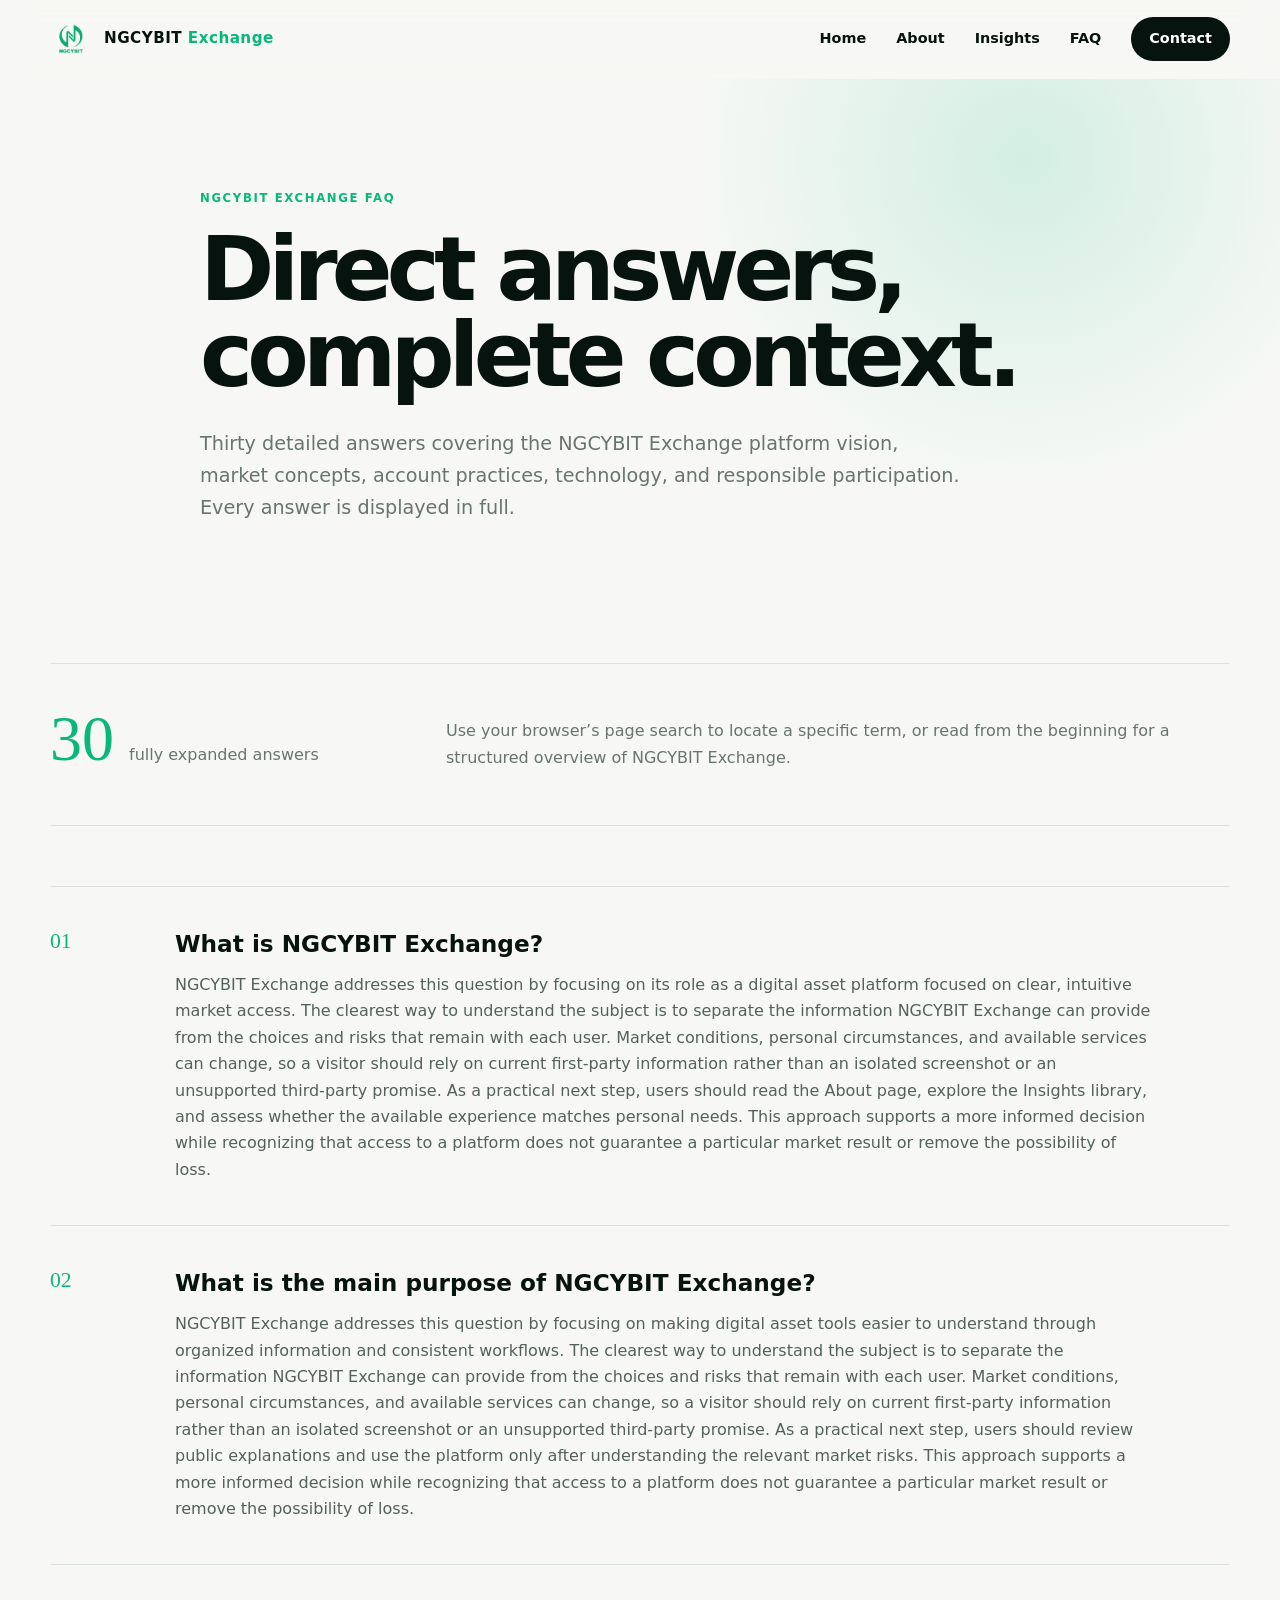
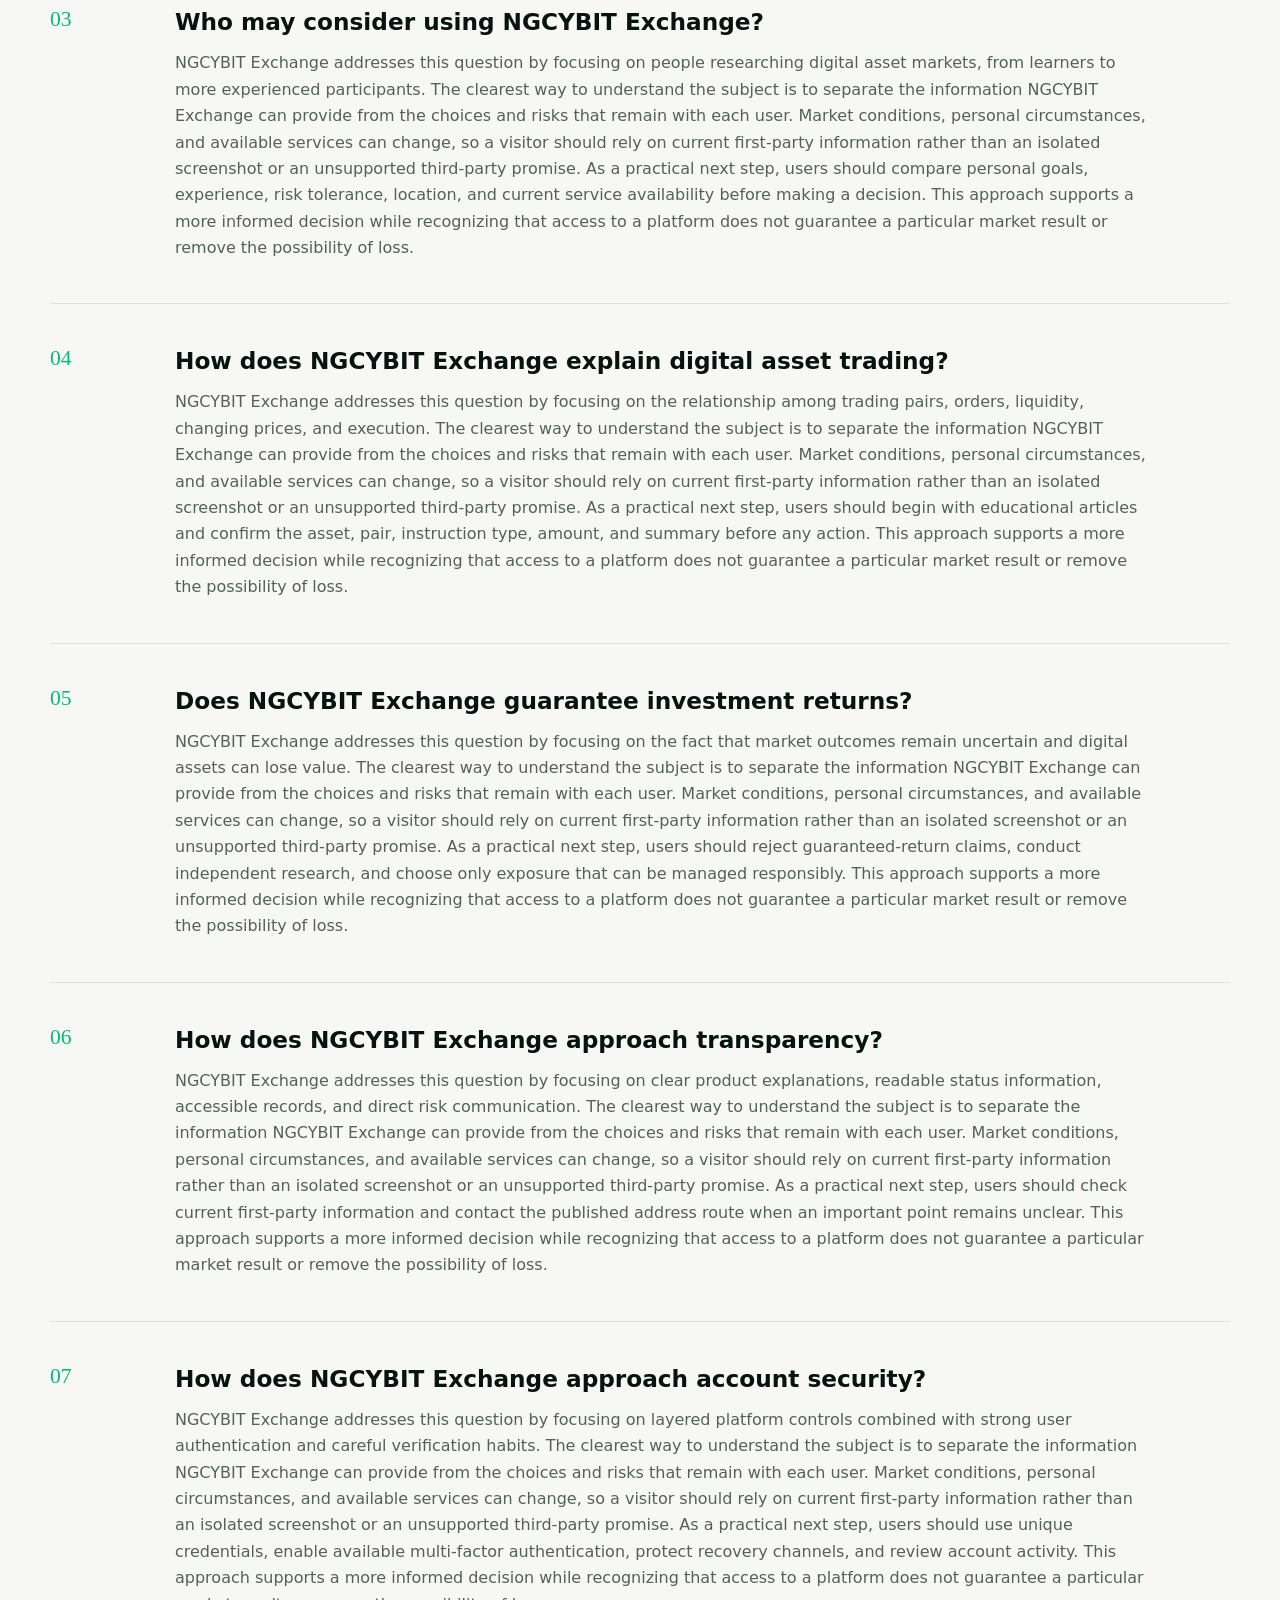
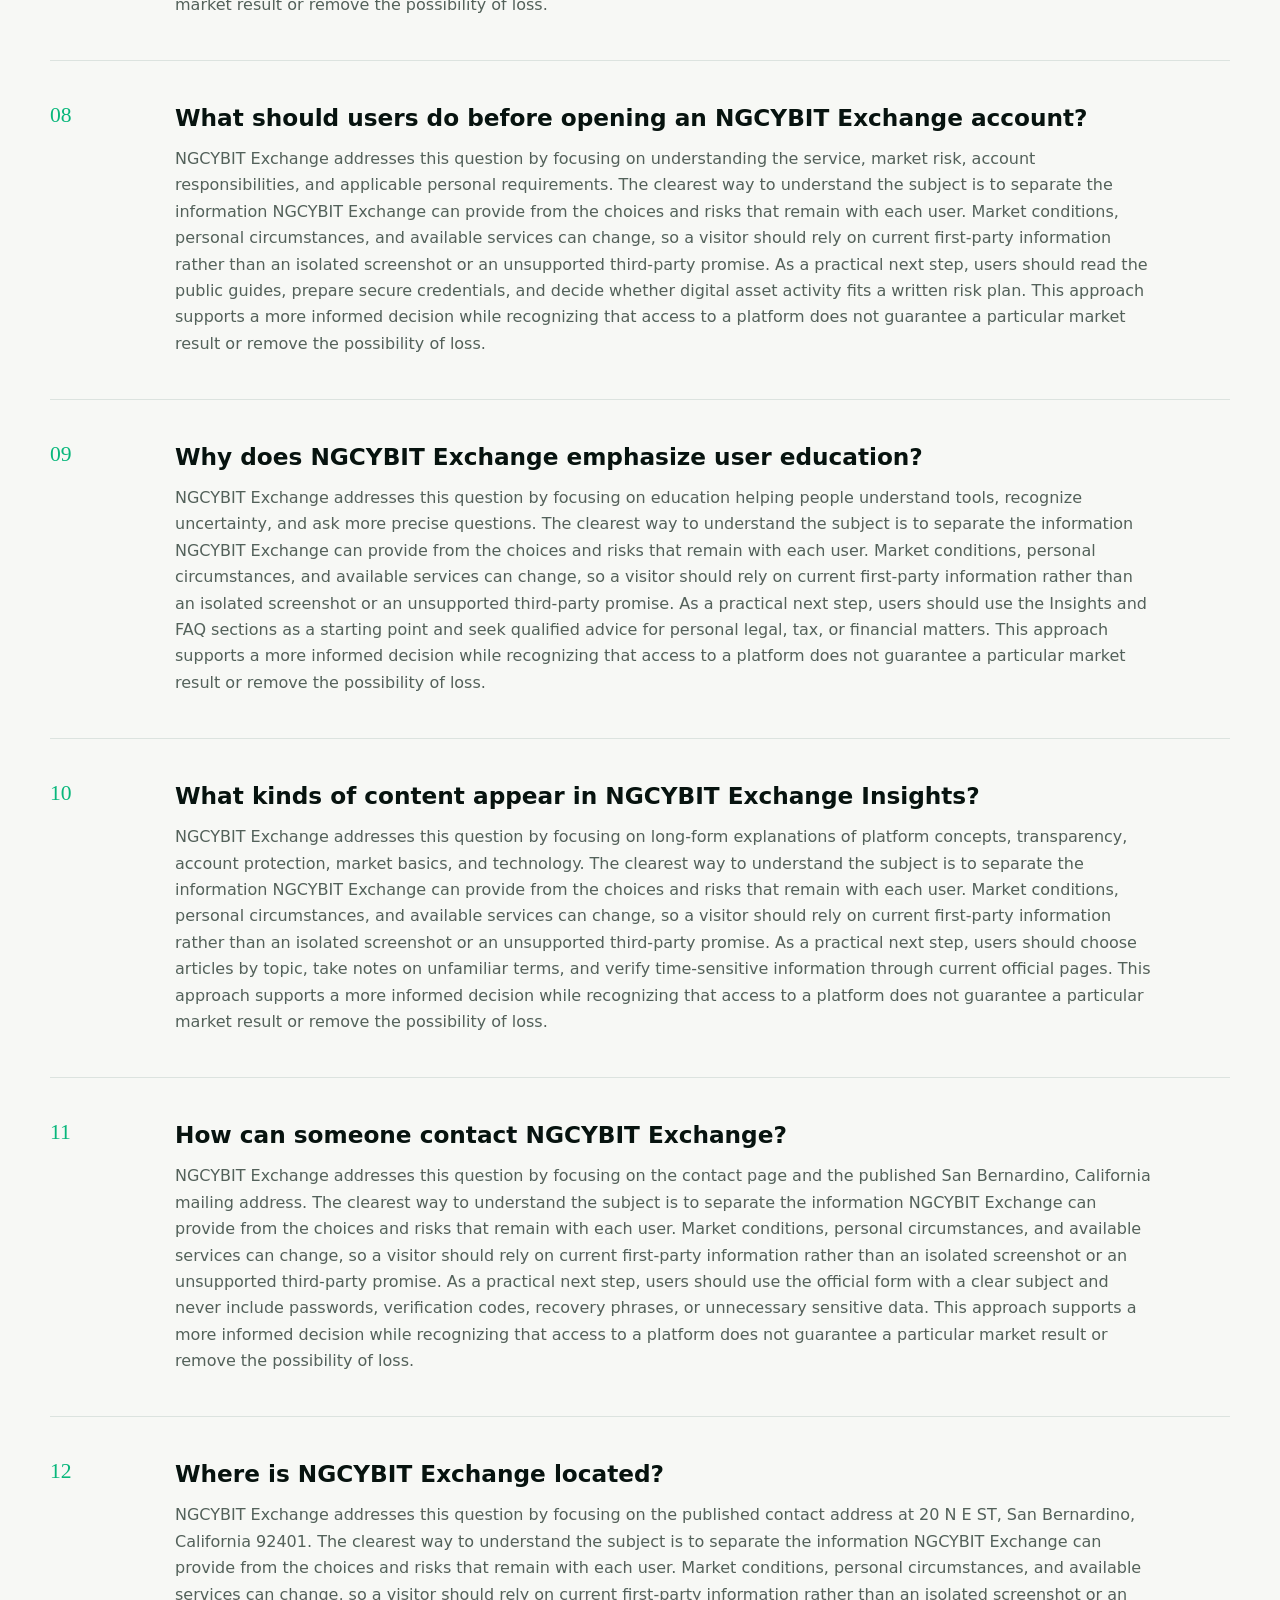
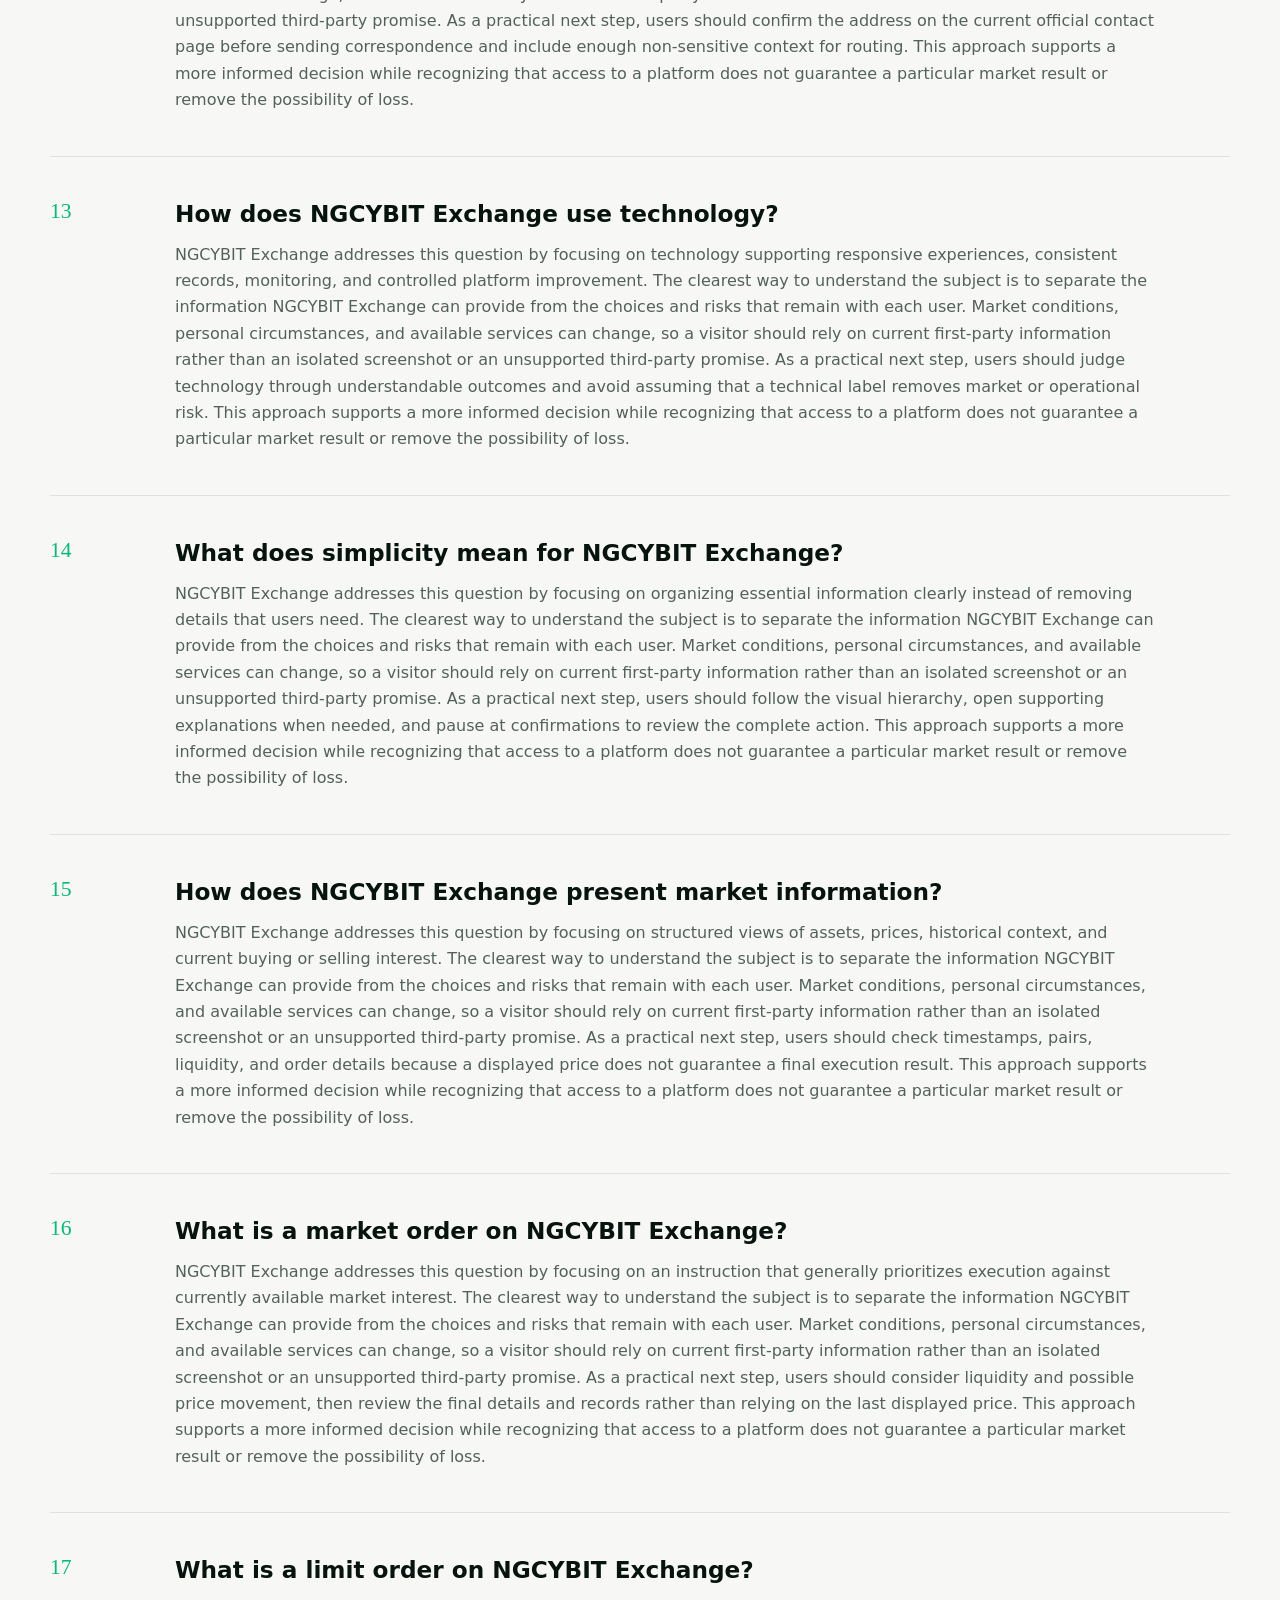
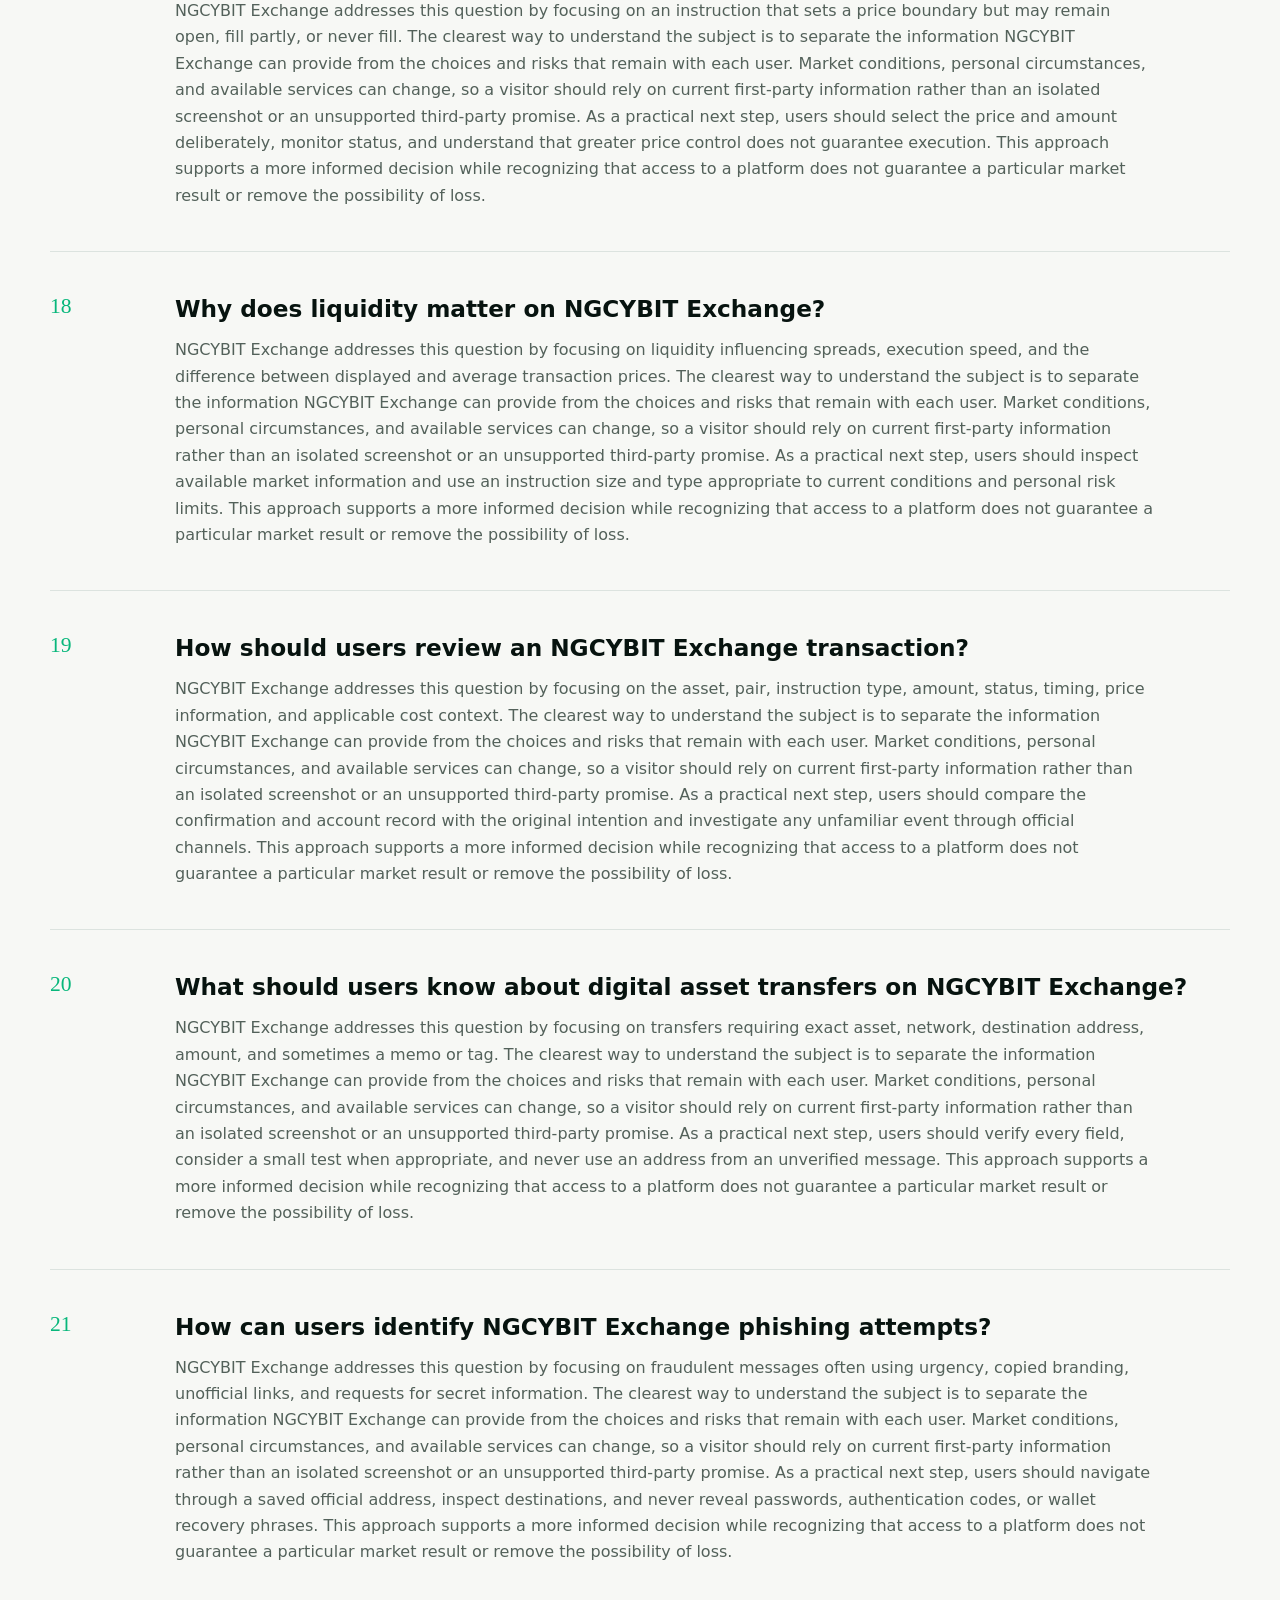
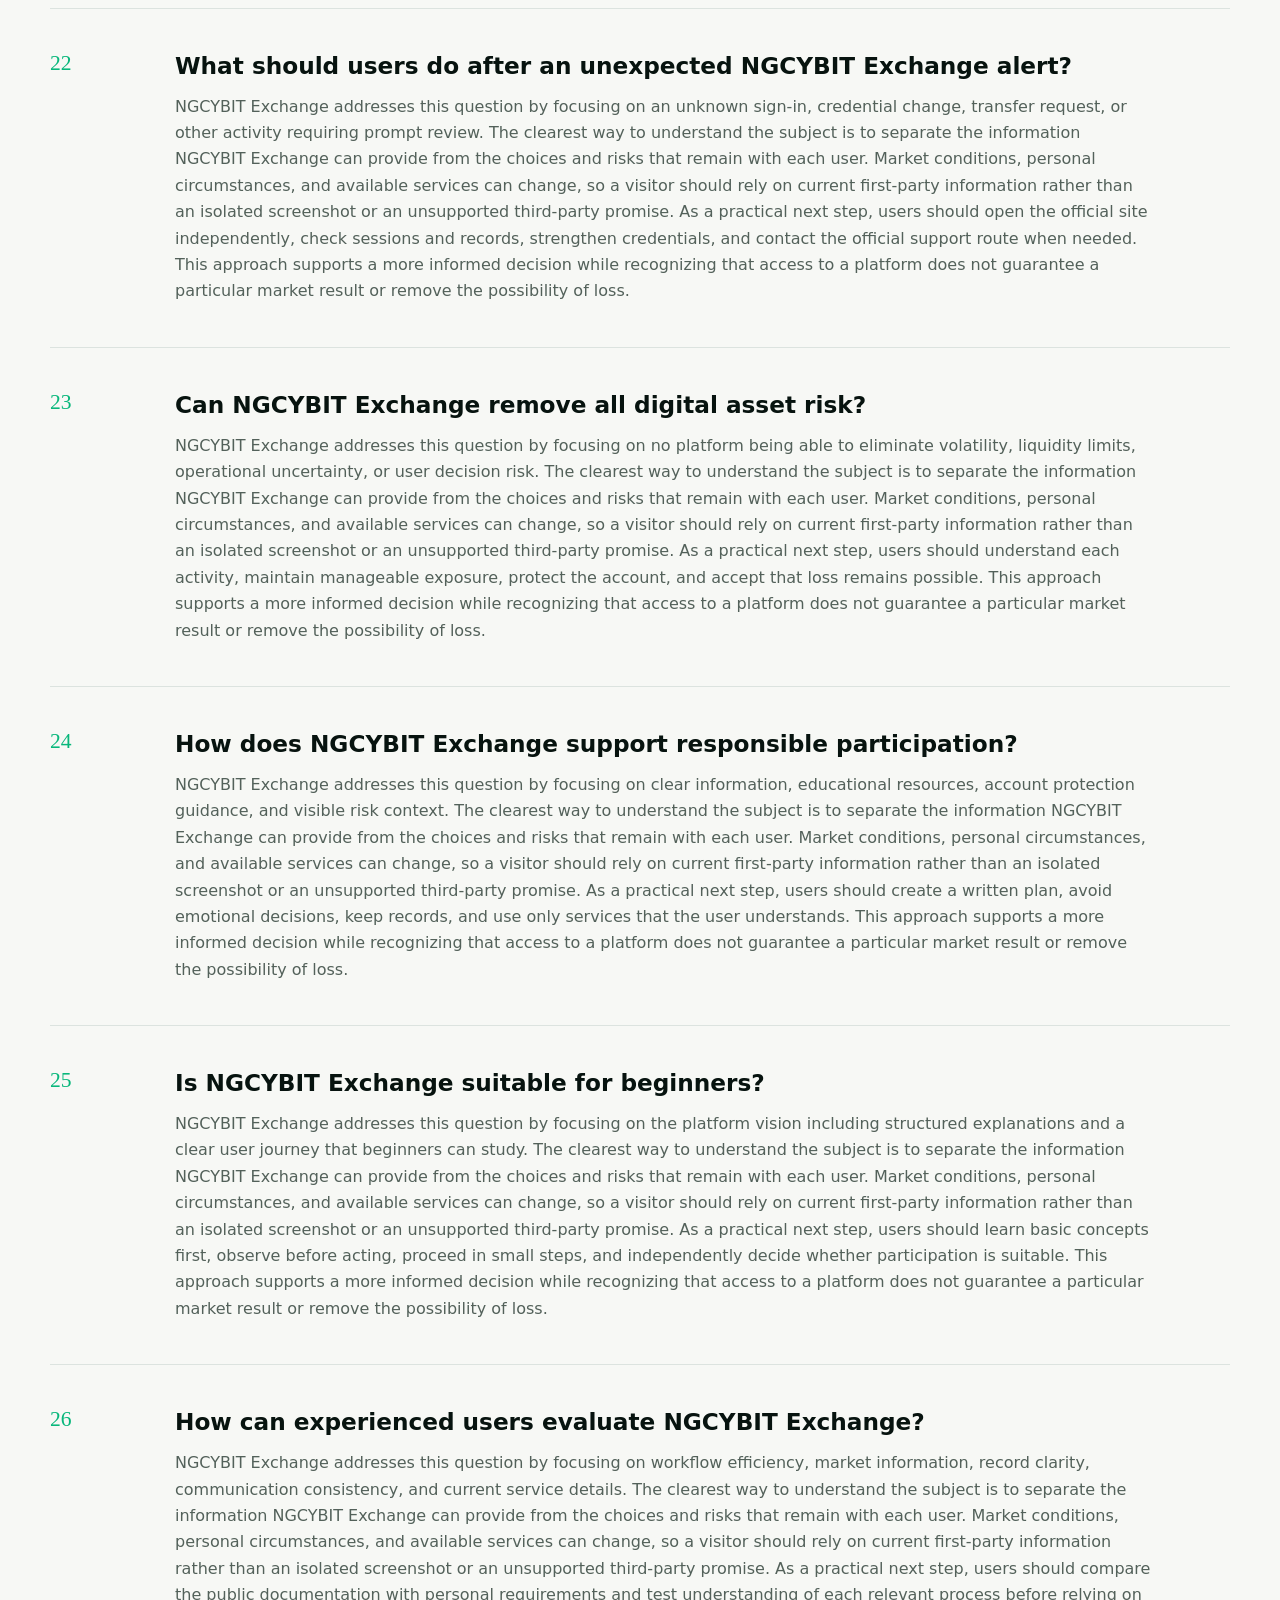
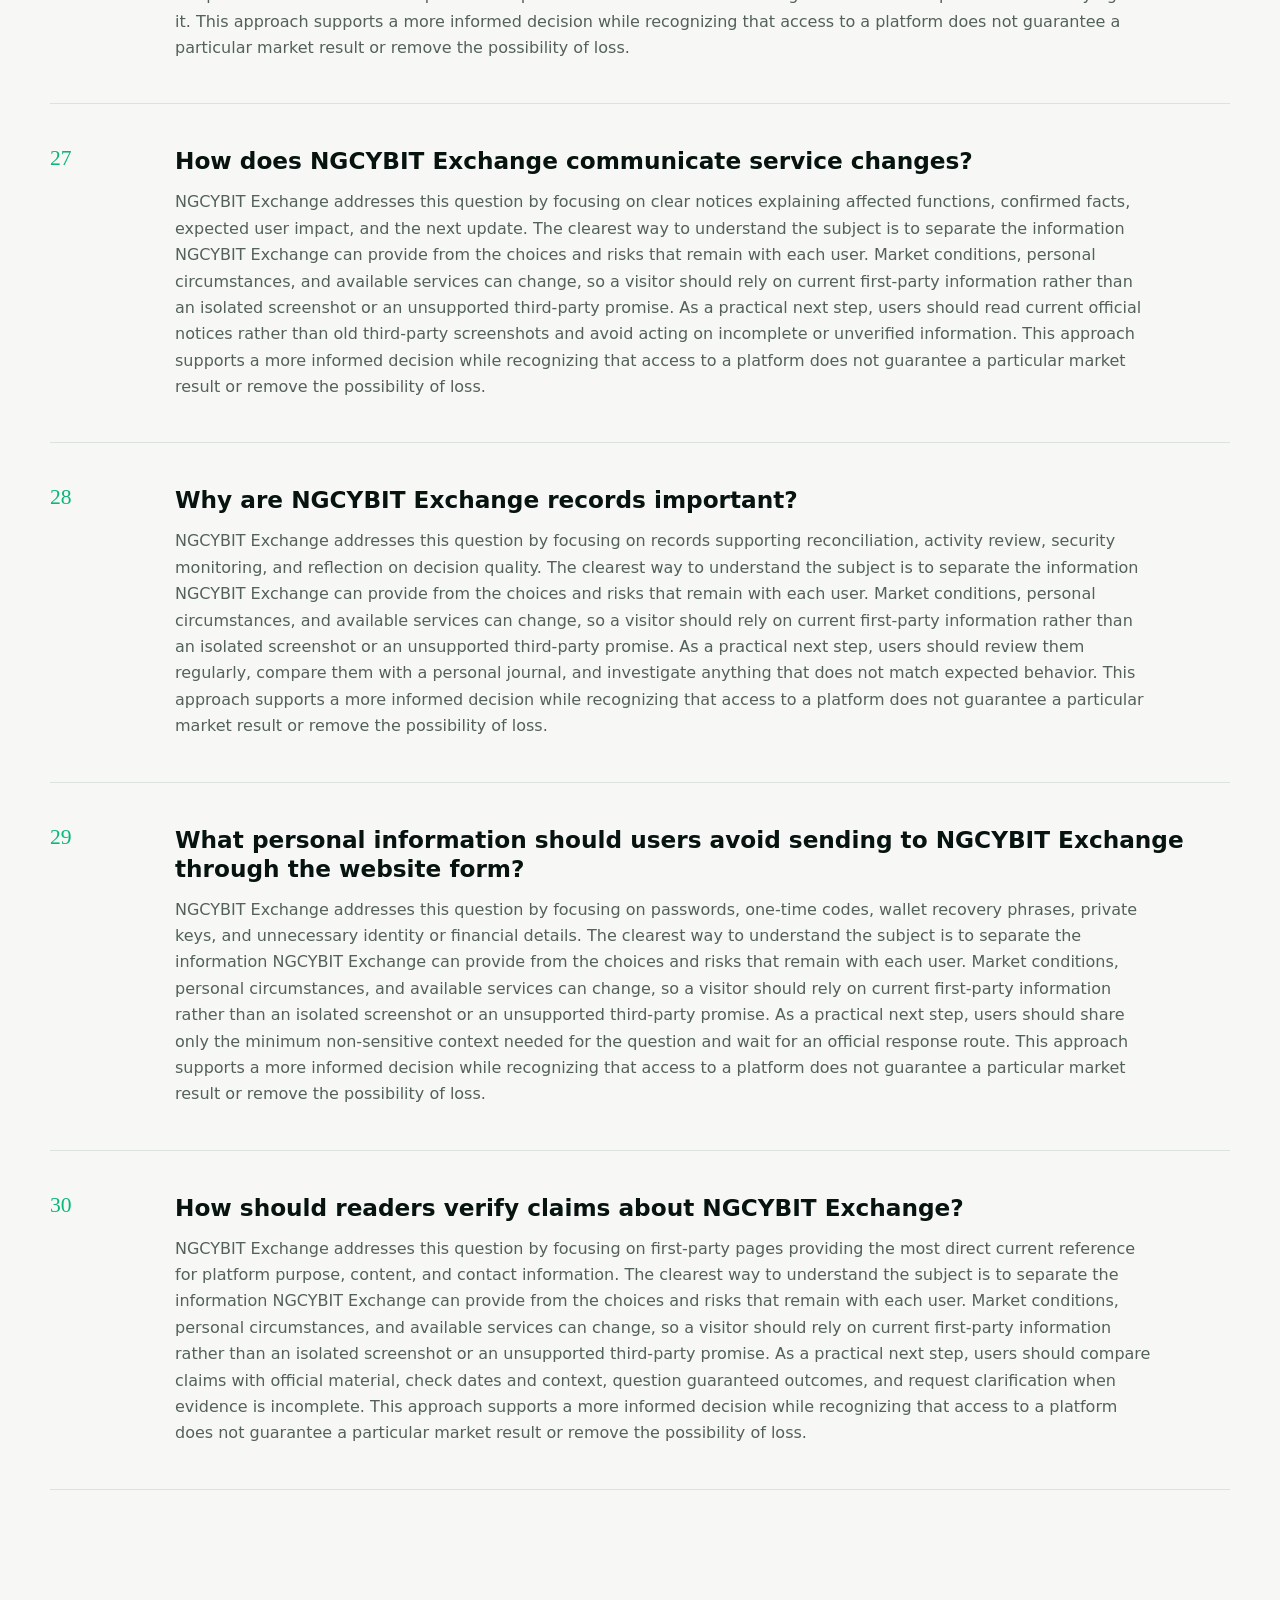
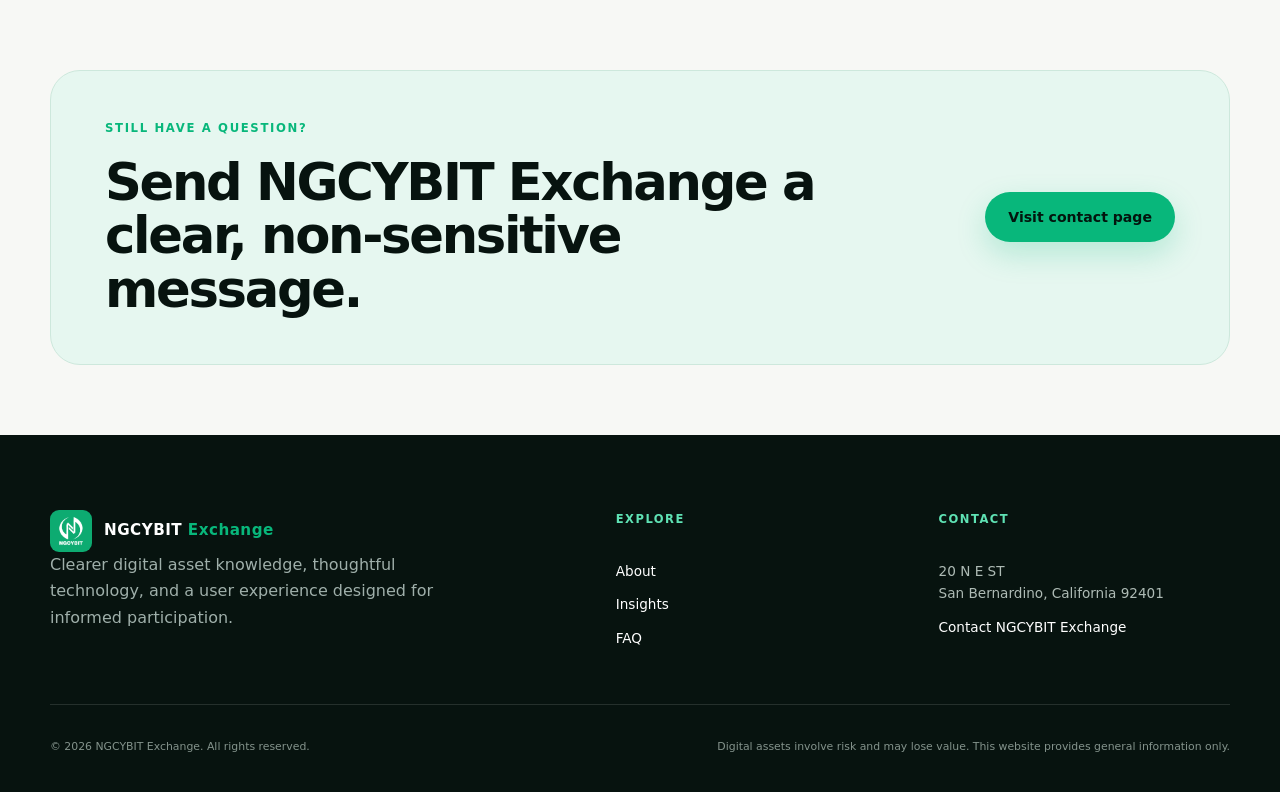
<file: faq.html>
<!doctype html><html lang="en"><head>
    <meta charset="utf-8"><meta name="viewport" content="width=device-width, initial-scale=1">
    <title>NGCYBIT Exchange FAQ | 30 Detailed Questions and Answers</title><meta name="description" content="Read 30 fully expanded NGCYBIT Exchange questions and answers covering the platform, transparency, security, market tools, education, transfers, and contact information.">
    <link rel="canonical" href="https://NGCYBITOfficial.github.io/faq.html"><link rel="icon" type="image/png" href="assets/images/LOGO.png">
    <meta property="og:type" content="website"><meta property="og:title" content="NGCYBIT Exchange FAQ | 30 Detailed Questions and Answers"><meta property="og:description" content="Read 30 fully expanded NGCYBIT Exchange questions and answers covering the platform, transparency, security, market tools, education, transfers, and contact information."><meta property="og:url" content="https://NGCYBITOfficial.github.io/faq.html"><meta property="og:image" content="https://NGCYBITOfficial.github.io/assets/images/LOGO3.jpg">
    <meta name="twitter:card" content="summary_large_image"><meta name="theme-color" content="#07130f">
    <link rel="stylesheet" href="css/style.css"><script type="application/ld+json">{"@context": "https://schema.org", "@type": "FAQPage", "mainEntity": [{"@type": "Question", "name": "What is NGCYBIT Exchange?", "acceptedAnswer": {"@type": "Answer", "text": "NGCYBIT Exchange addresses this question by focusing on its role as a digital asset platform focused on clear, intuitive market access. The clearest way to understand the subject is to separate the information NGCYBIT Exchange can provide from the choices and risks that remain with each user. Market conditions, personal circumstances, and available services can change, so a visitor should rely on current first-party information rather than an isolated screenshot or an unsupported third-party promise. As a practical next step, users should read the About page, explore the Insights library, and assess whether the available experience matches personal needs. This approach supports a more informed decision while recognizing that access to a platform does not guarantee a particular market result or remove the possibility of loss."}}, {"@type": "Question", "name": "What is the main purpose of NGCYBIT Exchange?", "acceptedAnswer": {"@type": "Answer", "text": "NGCYBIT Exchange addresses this question by focusing on making digital asset tools easier to understand through organized information and consistent workflows. The clearest way to understand the subject is to separate the information NGCYBIT Exchange can provide from the choices and risks that remain with each user. Market conditions, personal circumstances, and available services can change, so a visitor should rely on current first-party information rather than an isolated screenshot or an unsupported third-party promise. As a practical next step, users should review public explanations and use the platform only after understanding the relevant market risks. This approach supports a more informed decision while recognizing that access to a platform does not guarantee a particular market result or remove the possibility of loss."}}, {"@type": "Question", "name": "Who may consider using NGCYBIT Exchange?", "acceptedAnswer": {"@type": "Answer", "text": "NGCYBIT Exchange addresses this question by focusing on people researching digital asset markets, from learners to more experienced participants. The clearest way to understand the subject is to separate the information NGCYBIT Exchange can provide from the choices and risks that remain with each user. Market conditions, personal circumstances, and available services can change, so a visitor should rely on current first-party information rather than an isolated screenshot or an unsupported third-party promise. As a practical next step, users should compare personal goals, experience, risk tolerance, location, and current service availability before making a decision. This approach supports a more informed decision while recognizing that access to a platform does not guarantee a particular market result or remove the possibility of loss."}}, {"@type": "Question", "name": "How does NGCYBIT Exchange explain digital asset trading?", "acceptedAnswer": {"@type": "Answer", "text": "NGCYBIT Exchange addresses this question by focusing on the relationship among trading pairs, orders, liquidity, changing prices, and execution. The clearest way to understand the subject is to separate the information NGCYBIT Exchange can provide from the choices and risks that remain with each user. Market conditions, personal circumstances, and available services can change, so a visitor should rely on current first-party information rather than an isolated screenshot or an unsupported third-party promise. As a practical next step, users should begin with educational articles and confirm the asset, pair, instruction type, amount, and summary before any action. This approach supports a more informed decision while recognizing that access to a platform does not guarantee a particular market result or remove the possibility of loss."}}, {"@type": "Question", "name": "Does NGCYBIT Exchange guarantee investment returns?", "acceptedAnswer": {"@type": "Answer", "text": "NGCYBIT Exchange addresses this question by focusing on the fact that market outcomes remain uncertain and digital assets can lose value. The clearest way to understand the subject is to separate the information NGCYBIT Exchange can provide from the choices and risks that remain with each user. Market conditions, personal circumstances, and available services can change, so a visitor should rely on current first-party information rather than an isolated screenshot or an unsupported third-party promise. As a practical next step, users should reject guaranteed-return claims, conduct independent research, and choose only exposure that can be managed responsibly. This approach supports a more informed decision while recognizing that access to a platform does not guarantee a particular market result or remove the possibility of loss."}}, {"@type": "Question", "name": "How does NGCYBIT Exchange approach transparency?", "acceptedAnswer": {"@type": "Answer", "text": "NGCYBIT Exchange addresses this question by focusing on clear product explanations, readable status information, accessible records, and direct risk communication. The clearest way to understand the subject is to separate the information NGCYBIT Exchange can provide from the choices and risks that remain with each user. Market conditions, personal circumstances, and available services can change, so a visitor should rely on current first-party information rather than an isolated screenshot or an unsupported third-party promise. As a practical next step, users should check current first-party information and contact the published address route when an important point remains unclear. This approach supports a more informed decision while recognizing that access to a platform does not guarantee a particular market result or remove the possibility of loss."}}, {"@type": "Question", "name": "How does NGCYBIT Exchange approach account security?", "acceptedAnswer": {"@type": "Answer", "text": "NGCYBIT Exchange addresses this question by focusing on layered platform controls combined with strong user authentication and careful verification habits. The clearest way to understand the subject is to separate the information NGCYBIT Exchange can provide from the choices and risks that remain with each user. Market conditions, personal circumstances, and available services can change, so a visitor should rely on current first-party information rather than an isolated screenshot or an unsupported third-party promise. As a practical next step, users should use unique credentials, enable available multi-factor authentication, protect recovery channels, and review account activity. This approach supports a more informed decision while recognizing that access to a platform does not guarantee a particular market result or remove the possibility of loss."}}, {"@type": "Question", "name": "What should users do before opening an NGCYBIT Exchange account?", "acceptedAnswer": {"@type": "Answer", "text": "NGCYBIT Exchange addresses this question by focusing on understanding the service, market risk, account responsibilities, and applicable personal requirements. The clearest way to understand the subject is to separate the information NGCYBIT Exchange can provide from the choices and risks that remain with each user. Market conditions, personal circumstances, and available services can change, so a visitor should rely on current first-party information rather than an isolated screenshot or an unsupported third-party promise. As a practical next step, users should read the public guides, prepare secure credentials, and decide whether digital asset activity fits a written risk plan. This approach supports a more informed decision while recognizing that access to a platform does not guarantee a particular market result or remove the possibility of loss."}}, {"@type": "Question", "name": "Why does NGCYBIT Exchange emphasize user education?", "acceptedAnswer": {"@type": "Answer", "text": "NGCYBIT Exchange addresses this question by focusing on education helping people understand tools, recognize uncertainty, and ask more precise questions. The clearest way to understand the subject is to separate the information NGCYBIT Exchange can provide from the choices and risks that remain with each user. Market conditions, personal circumstances, and available services can change, so a visitor should rely on current first-party information rather than an isolated screenshot or an unsupported third-party promise. As a practical next step, users should use the Insights and FAQ sections as a starting point and seek qualified advice for personal legal, tax, or financial matters. This approach supports a more informed decision while recognizing that access to a platform does not guarantee a particular market result or remove the possibility of loss."}}, {"@type": "Question", "name": "What kinds of content appear in NGCYBIT Exchange Insights?", "acceptedAnswer": {"@type": "Answer", "text": "NGCYBIT Exchange addresses this question by focusing on long-form explanations of platform concepts, transparency, account protection, market basics, and technology. The clearest way to understand the subject is to separate the information NGCYBIT Exchange can provide from the choices and risks that remain with each user. Market conditions, personal circumstances, and available services can change, so a visitor should rely on current first-party information rather than an isolated screenshot or an unsupported third-party promise. As a practical next step, users should choose articles by topic, take notes on unfamiliar terms, and verify time-sensitive information through current official pages. This approach supports a more informed decision while recognizing that access to a platform does not guarantee a particular market result or remove the possibility of loss."}}, {"@type": "Question", "name": "How can someone contact NGCYBIT Exchange?", "acceptedAnswer": {"@type": "Answer", "text": "NGCYBIT Exchange addresses this question by focusing on the contact page and the published San Bernardino, California mailing address. The clearest way to understand the subject is to separate the information NGCYBIT Exchange can provide from the choices and risks that remain with each user. Market conditions, personal circumstances, and available services can change, so a visitor should rely on current first-party information rather than an isolated screenshot or an unsupported third-party promise. As a practical next step, users should use the official form with a clear subject and never include passwords, verification codes, recovery phrases, or unnecessary sensitive data. This approach supports a more informed decision while recognizing that access to a platform does not guarantee a particular market result or remove the possibility of loss."}}, {"@type": "Question", "name": "Where is NGCYBIT Exchange located?", "acceptedAnswer": {"@type": "Answer", "text": "NGCYBIT Exchange addresses this question by focusing on the published contact address at 20 N E ST, San Bernardino, California 92401. The clearest way to understand the subject is to separate the information NGCYBIT Exchange can provide from the choices and risks that remain with each user. Market conditions, personal circumstances, and available services can change, so a visitor should rely on current first-party information rather than an isolated screenshot or an unsupported third-party promise. As a practical next step, users should confirm the address on the current official contact page before sending correspondence and include enough non-sensitive context for routing. This approach supports a more informed decision while recognizing that access to a platform does not guarantee a particular market result or remove the possibility of loss."}}, {"@type": "Question", "name": "How does NGCYBIT Exchange use technology?", "acceptedAnswer": {"@type": "Answer", "text": "NGCYBIT Exchange addresses this question by focusing on technology supporting responsive experiences, consistent records, monitoring, and controlled platform improvement. The clearest way to understand the subject is to separate the information NGCYBIT Exchange can provide from the choices and risks that remain with each user. Market conditions, personal circumstances, and available services can change, so a visitor should rely on current first-party information rather than an isolated screenshot or an unsupported third-party promise. As a practical next step, users should judge technology through understandable outcomes and avoid assuming that a technical label removes market or operational risk. This approach supports a more informed decision while recognizing that access to a platform does not guarantee a particular market result or remove the possibility of loss."}}, {"@type": "Question", "name": "What does simplicity mean for NGCYBIT Exchange?", "acceptedAnswer": {"@type": "Answer", "text": "NGCYBIT Exchange addresses this question by focusing on organizing essential information clearly instead of removing details that users need. The clearest way to understand the subject is to separate the information NGCYBIT Exchange can provide from the choices and risks that remain with each user. Market conditions, personal circumstances, and available services can change, so a visitor should rely on current first-party information rather than an isolated screenshot or an unsupported third-party promise. As a practical next step, users should follow the visual hierarchy, open supporting explanations when needed, and pause at confirmations to review the complete action. This approach supports a more informed decision while recognizing that access to a platform does not guarantee a particular market result or remove the possibility of loss."}}, {"@type": "Question", "name": "How does NGCYBIT Exchange present market information?", "acceptedAnswer": {"@type": "Answer", "text": "NGCYBIT Exchange addresses this question by focusing on structured views of assets, prices, historical context, and current buying or selling interest. The clearest way to understand the subject is to separate the information NGCYBIT Exchange can provide from the choices and risks that remain with each user. Market conditions, personal circumstances, and available services can change, so a visitor should rely on current first-party information rather than an isolated screenshot or an unsupported third-party promise. As a practical next step, users should check timestamps, pairs, liquidity, and order details because a displayed price does not guarantee a final execution result. This approach supports a more informed decision while recognizing that access to a platform does not guarantee a particular market result or remove the possibility of loss."}}, {"@type": "Question", "name": "What is a market order on NGCYBIT Exchange?", "acceptedAnswer": {"@type": "Answer", "text": "NGCYBIT Exchange addresses this question by focusing on an instruction that generally prioritizes execution against currently available market interest. The clearest way to understand the subject is to separate the information NGCYBIT Exchange can provide from the choices and risks that remain with each user. Market conditions, personal circumstances, and available services can change, so a visitor should rely on current first-party information rather than an isolated screenshot or an unsupported third-party promise. As a practical next step, users should consider liquidity and possible price movement, then review the final details and records rather than relying on the last displayed price. This approach supports a more informed decision while recognizing that access to a platform does not guarantee a particular market result or remove the possibility of loss."}}, {"@type": "Question", "name": "What is a limit order on NGCYBIT Exchange?", "acceptedAnswer": {"@type": "Answer", "text": "NGCYBIT Exchange addresses this question by focusing on an instruction that sets a price boundary but may remain open, fill partly, or never fill. The clearest way to understand the subject is to separate the information NGCYBIT Exchange can provide from the choices and risks that remain with each user. Market conditions, personal circumstances, and available services can change, so a visitor should rely on current first-party information rather than an isolated screenshot or an unsupported third-party promise. As a practical next step, users should select the price and amount deliberately, monitor status, and understand that greater price control does not guarantee execution. This approach supports a more informed decision while recognizing that access to a platform does not guarantee a particular market result or remove the possibility of loss."}}, {"@type": "Question", "name": "Why does liquidity matter on NGCYBIT Exchange?", "acceptedAnswer": {"@type": "Answer", "text": "NGCYBIT Exchange addresses this question by focusing on liquidity influencing spreads, execution speed, and the difference between displayed and average transaction prices. The clearest way to understand the subject is to separate the information NGCYBIT Exchange can provide from the choices and risks that remain with each user. Market conditions, personal circumstances, and available services can change, so a visitor should rely on current first-party information rather than an isolated screenshot or an unsupported third-party promise. As a practical next step, users should inspect available market information and use an instruction size and type appropriate to current conditions and personal risk limits. This approach supports a more informed decision while recognizing that access to a platform does not guarantee a particular market result or remove the possibility of loss."}}, {"@type": "Question", "name": "How should users review an NGCYBIT Exchange transaction?", "acceptedAnswer": {"@type": "Answer", "text": "NGCYBIT Exchange addresses this question by focusing on the asset, pair, instruction type, amount, status, timing, price information, and applicable cost context. The clearest way to understand the subject is to separate the information NGCYBIT Exchange can provide from the choices and risks that remain with each user. Market conditions, personal circumstances, and available services can change, so a visitor should rely on current first-party information rather than an isolated screenshot or an unsupported third-party promise. As a practical next step, users should compare the confirmation and account record with the original intention and investigate any unfamiliar event through official channels. This approach supports a more informed decision while recognizing that access to a platform does not guarantee a particular market result or remove the possibility of loss."}}, {"@type": "Question", "name": "What should users know about digital asset transfers on NGCYBIT Exchange?", "acceptedAnswer": {"@type": "Answer", "text": "NGCYBIT Exchange addresses this question by focusing on transfers requiring exact asset, network, destination address, amount, and sometimes a memo or tag. The clearest way to understand the subject is to separate the information NGCYBIT Exchange can provide from the choices and risks that remain with each user. Market conditions, personal circumstances, and available services can change, so a visitor should rely on current first-party information rather than an isolated screenshot or an unsupported third-party promise. As a practical next step, users should verify every field, consider a small test when appropriate, and never use an address from an unverified message. This approach supports a more informed decision while recognizing that access to a platform does not guarantee a particular market result or remove the possibility of loss."}}, {"@type": "Question", "name": "How can users identify NGCYBIT Exchange phishing attempts?", "acceptedAnswer": {"@type": "Answer", "text": "NGCYBIT Exchange addresses this question by focusing on fraudulent messages often using urgency, copied branding, unofficial links, and requests for secret information. The clearest way to understand the subject is to separate the information NGCYBIT Exchange can provide from the choices and risks that remain with each user. Market conditions, personal circumstances, and available services can change, so a visitor should rely on current first-party information rather than an isolated screenshot or an unsupported third-party promise. As a practical next step, users should navigate through a saved official address, inspect destinations, and never reveal passwords, authentication codes, or wallet recovery phrases. This approach supports a more informed decision while recognizing that access to a platform does not guarantee a particular market result or remove the possibility of loss."}}, {"@type": "Question", "name": "What should users do after an unexpected NGCYBIT Exchange alert?", "acceptedAnswer": {"@type": "Answer", "text": "NGCYBIT Exchange addresses this question by focusing on an unknown sign-in, credential change, transfer request, or other activity requiring prompt review. The clearest way to understand the subject is to separate the information NGCYBIT Exchange can provide from the choices and risks that remain with each user. Market conditions, personal circumstances, and available services can change, so a visitor should rely on current first-party information rather than an isolated screenshot or an unsupported third-party promise. As a practical next step, users should open the official site independently, check sessions and records, strengthen credentials, and contact the official support route when needed. This approach supports a more informed decision while recognizing that access to a platform does not guarantee a particular market result or remove the possibility of loss."}}, {"@type": "Question", "name": "Can NGCYBIT Exchange remove all digital asset risk?", "acceptedAnswer": {"@type": "Answer", "text": "NGCYBIT Exchange addresses this question by focusing on no platform being able to eliminate volatility, liquidity limits, operational uncertainty, or user decision risk. The clearest way to understand the subject is to separate the information NGCYBIT Exchange can provide from the choices and risks that remain with each user. Market conditions, personal circumstances, and available services can change, so a visitor should rely on current first-party information rather than an isolated screenshot or an unsupported third-party promise. As a practical next step, users should understand each activity, maintain manageable exposure, protect the account, and accept that loss remains possible. This approach supports a more informed decision while recognizing that access to a platform does not guarantee a particular market result or remove the possibility of loss."}}, {"@type": "Question", "name": "How does NGCYBIT Exchange support responsible participation?", "acceptedAnswer": {"@type": "Answer", "text": "NGCYBIT Exchange addresses this question by focusing on clear information, educational resources, account protection guidance, and visible risk context. The clearest way to understand the subject is to separate the information NGCYBIT Exchange can provide from the choices and risks that remain with each user. Market conditions, personal circumstances, and available services can change, so a visitor should rely on current first-party information rather than an isolated screenshot or an unsupported third-party promise. As a practical next step, users should create a written plan, avoid emotional decisions, keep records, and use only services that the user understands. This approach supports a more informed decision while recognizing that access to a platform does not guarantee a particular market result or remove the possibility of loss."}}, {"@type": "Question", "name": "Is NGCYBIT Exchange suitable for beginners?", "acceptedAnswer": {"@type": "Answer", "text": "NGCYBIT Exchange addresses this question by focusing on the platform vision including structured explanations and a clear user journey that beginners can study. The clearest way to understand the subject is to separate the information NGCYBIT Exchange can provide from the choices and risks that remain with each user. Market conditions, personal circumstances, and available services can change, so a visitor should rely on current first-party information rather than an isolated screenshot or an unsupported third-party promise. As a practical next step, users should learn basic concepts first, observe before acting, proceed in small steps, and independently decide whether participation is suitable. This approach supports a more informed decision while recognizing that access to a platform does not guarantee a particular market result or remove the possibility of loss."}}, {"@type": "Question", "name": "How can experienced users evaluate NGCYBIT Exchange?", "acceptedAnswer": {"@type": "Answer", "text": "NGCYBIT Exchange addresses this question by focusing on workflow efficiency, market information, record clarity, communication consistency, and current service details. The clearest way to understand the subject is to separate the information NGCYBIT Exchange can provide from the choices and risks that remain with each user. Market conditions, personal circumstances, and available services can change, so a visitor should rely on current first-party information rather than an isolated screenshot or an unsupported third-party promise. As a practical next step, users should compare the public documentation with personal requirements and test understanding of each relevant process before relying on it. This approach supports a more informed decision while recognizing that access to a platform does not guarantee a particular market result or remove the possibility of loss."}}, {"@type": "Question", "name": "How does NGCYBIT Exchange communicate service changes?", "acceptedAnswer": {"@type": "Answer", "text": "NGCYBIT Exchange addresses this question by focusing on clear notices explaining affected functions, confirmed facts, expected user impact, and the next update. The clearest way to understand the subject is to separate the information NGCYBIT Exchange can provide from the choices and risks that remain with each user. Market conditions, personal circumstances, and available services can change, so a visitor should rely on current first-party information rather than an isolated screenshot or an unsupported third-party promise. As a practical next step, users should read current official notices rather than old third-party screenshots and avoid acting on incomplete or unverified information. This approach supports a more informed decision while recognizing that access to a platform does not guarantee a particular market result or remove the possibility of loss."}}, {"@type": "Question", "name": "Why are NGCYBIT Exchange records important?", "acceptedAnswer": {"@type": "Answer", "text": "NGCYBIT Exchange addresses this question by focusing on records supporting reconciliation, activity review, security monitoring, and reflection on decision quality. The clearest way to understand the subject is to separate the information NGCYBIT Exchange can provide from the choices and risks that remain with each user. Market conditions, personal circumstances, and available services can change, so a visitor should rely on current first-party information rather than an isolated screenshot or an unsupported third-party promise. As a practical next step, users should review them regularly, compare them with a personal journal, and investigate anything that does not match expected behavior. This approach supports a more informed decision while recognizing that access to a platform does not guarantee a particular market result or remove the possibility of loss."}}, {"@type": "Question", "name": "What personal information should users avoid sending to NGCYBIT Exchange through the website form?", "acceptedAnswer": {"@type": "Answer", "text": "NGCYBIT Exchange addresses this question by focusing on passwords, one-time codes, wallet recovery phrases, private keys, and unnecessary identity or financial details. The clearest way to understand the subject is to separate the information NGCYBIT Exchange can provide from the choices and risks that remain with each user. Market conditions, personal circumstances, and available services can change, so a visitor should rely on current first-party information rather than an isolated screenshot or an unsupported third-party promise. As a practical next step, users should share only the minimum non-sensitive context needed for the question and wait for an official response route. This approach supports a more informed decision while recognizing that access to a platform does not guarantee a particular market result or remove the possibility of loss."}}, {"@type": "Question", "name": "How should readers verify claims about NGCYBIT Exchange?", "acceptedAnswer": {"@type": "Answer", "text": "NGCYBIT Exchange addresses this question by focusing on first-party pages providing the most direct current reference for platform purpose, content, and contact information. The clearest way to understand the subject is to separate the information NGCYBIT Exchange can provide from the choices and risks that remain with each user. Market conditions, personal circumstances, and available services can change, so a visitor should rely on current first-party information rather than an isolated screenshot or an unsupported third-party promise. As a practical next step, users should compare claims with official material, check dates and context, question guaranteed outcomes, and request clarification when evidence is incomplete. This approach supports a more informed decision while recognizing that access to a platform does not guarantee a particular market result or remove the possibility of loss."}}]}</script></head><body>
    <a class="skip-link" href="#main">Skip to content</a><header class="site-header" data-header>
      <div class="container nav-wrap">
        <a class="brand" href="index.html" aria-label="NGCYBIT Exchange home"><img src="assets/images/LOGO.png" alt="NGCYBIT Exchange logo"><span>NGCYBIT <b>Exchange</b></span></a>
        <button class="nav-toggle" aria-expanded="false" aria-controls="site-nav"><span></span><span></span><span></span><span class="sr-only">Menu</span></button>
        <nav id="site-nav" class="site-nav" aria-label="Primary navigation">
          <a href="index.html">Home</a><a href="about.html">About</a><a href="insights.html">Insights</a><a href="faq.html">FAQ</a><a href="contact.html" class="nav-cta">Contact</a>
        </nav>
      </div>
    </header>
    <main id="main"><section class="page-hero"><div class="container narrow reveal"><p class="eyebrow">NGCYBIT Exchange FAQ</p><h1>Direct answers, complete context.</h1><p>Thirty detailed answers covering the NGCYBIT Exchange platform vision, market concepts, account practices, technology, and responsible participation. Every answer is displayed in full.</p></div></section><section class="section faq-section"><div class="container faq-intro"><div><span>30</span><p>fully expanded answers</p></div><p>Use your browser’s page search to locate a specific term, or read from the beginning for a structured overview of NGCYBIT Exchange.</p></div><div class="container faq-list"><article class="faq-item reveal"><div class="faq-number">01</div><div><h2>What is NGCYBIT Exchange?</h2><p>NGCYBIT Exchange addresses this question by focusing on its role as a digital asset platform focused on clear, intuitive market access. The clearest way to understand the subject is to separate the information NGCYBIT Exchange can provide from the choices and risks that remain with each user. Market conditions, personal circumstances, and available services can change, so a visitor should rely on current first-party information rather than an isolated screenshot or an unsupported third-party promise. As a practical next step, users should read the About page, explore the Insights library, and assess whether the available experience matches personal needs. This approach supports a more informed decision while recognizing that access to a platform does not guarantee a particular market result or remove the possibility of loss.</p></div></article><article class="faq-item reveal"><div class="faq-number">02</div><div><h2>What is the main purpose of NGCYBIT Exchange?</h2><p>NGCYBIT Exchange addresses this question by focusing on making digital asset tools easier to understand through organized information and consistent workflows. The clearest way to understand the subject is to separate the information NGCYBIT Exchange can provide from the choices and risks that remain with each user. Market conditions, personal circumstances, and available services can change, so a visitor should rely on current first-party information rather than an isolated screenshot or an unsupported third-party promise. As a practical next step, users should review public explanations and use the platform only after understanding the relevant market risks. This approach supports a more informed decision while recognizing that access to a platform does not guarantee a particular market result or remove the possibility of loss.</p></div></article><article class="faq-item reveal"><div class="faq-number">03</div><div><h2>Who may consider using NGCYBIT Exchange?</h2><p>NGCYBIT Exchange addresses this question by focusing on people researching digital asset markets, from learners to more experienced participants. The clearest way to understand the subject is to separate the information NGCYBIT Exchange can provide from the choices and risks that remain with each user. Market conditions, personal circumstances, and available services can change, so a visitor should rely on current first-party information rather than an isolated screenshot or an unsupported third-party promise. As a practical next step, users should compare personal goals, experience, risk tolerance, location, and current service availability before making a decision. This approach supports a more informed decision while recognizing that access to a platform does not guarantee a particular market result or remove the possibility of loss.</p></div></article><article class="faq-item reveal"><div class="faq-number">04</div><div><h2>How does NGCYBIT Exchange explain digital asset trading?</h2><p>NGCYBIT Exchange addresses this question by focusing on the relationship among trading pairs, orders, liquidity, changing prices, and execution. The clearest way to understand the subject is to separate the information NGCYBIT Exchange can provide from the choices and risks that remain with each user. Market conditions, personal circumstances, and available services can change, so a visitor should rely on current first-party information rather than an isolated screenshot or an unsupported third-party promise. As a practical next step, users should begin with educational articles and confirm the asset, pair, instruction type, amount, and summary before any action. This approach supports a more informed decision while recognizing that access to a platform does not guarantee a particular market result or remove the possibility of loss.</p></div></article><article class="faq-item reveal"><div class="faq-number">05</div><div><h2>Does NGCYBIT Exchange guarantee investment returns?</h2><p>NGCYBIT Exchange addresses this question by focusing on the fact that market outcomes remain uncertain and digital assets can lose value. The clearest way to understand the subject is to separate the information NGCYBIT Exchange can provide from the choices and risks that remain with each user. Market conditions, personal circumstances, and available services can change, so a visitor should rely on current first-party information rather than an isolated screenshot or an unsupported third-party promise. As a practical next step, users should reject guaranteed-return claims, conduct independent research, and choose only exposure that can be managed responsibly. This approach supports a more informed decision while recognizing that access to a platform does not guarantee a particular market result or remove the possibility of loss.</p></div></article><article class="faq-item reveal"><div class="faq-number">06</div><div><h2>How does NGCYBIT Exchange approach transparency?</h2><p>NGCYBIT Exchange addresses this question by focusing on clear product explanations, readable status information, accessible records, and direct risk communication. The clearest way to understand the subject is to separate the information NGCYBIT Exchange can provide from the choices and risks that remain with each user. Market conditions, personal circumstances, and available services can change, so a visitor should rely on current first-party information rather than an isolated screenshot or an unsupported third-party promise. As a practical next step, users should check current first-party information and contact the published address route when an important point remains unclear. This approach supports a more informed decision while recognizing that access to a platform does not guarantee a particular market result or remove the possibility of loss.</p></div></article><article class="faq-item reveal"><div class="faq-number">07</div><div><h2>How does NGCYBIT Exchange approach account security?</h2><p>NGCYBIT Exchange addresses this question by focusing on layered platform controls combined with strong user authentication and careful verification habits. The clearest way to understand the subject is to separate the information NGCYBIT Exchange can provide from the choices and risks that remain with each user. Market conditions, personal circumstances, and available services can change, so a visitor should rely on current first-party information rather than an isolated screenshot or an unsupported third-party promise. As a practical next step, users should use unique credentials, enable available multi-factor authentication, protect recovery channels, and review account activity. This approach supports a more informed decision while recognizing that access to a platform does not guarantee a particular market result or remove the possibility of loss.</p></div></article><article class="faq-item reveal"><div class="faq-number">08</div><div><h2>What should users do before opening an NGCYBIT Exchange account?</h2><p>NGCYBIT Exchange addresses this question by focusing on understanding the service, market risk, account responsibilities, and applicable personal requirements. The clearest way to understand the subject is to separate the information NGCYBIT Exchange can provide from the choices and risks that remain with each user. Market conditions, personal circumstances, and available services can change, so a visitor should rely on current first-party information rather than an isolated screenshot or an unsupported third-party promise. As a practical next step, users should read the public guides, prepare secure credentials, and decide whether digital asset activity fits a written risk plan. This approach supports a more informed decision while recognizing that access to a platform does not guarantee a particular market result or remove the possibility of loss.</p></div></article><article class="faq-item reveal"><div class="faq-number">09</div><div><h2>Why does NGCYBIT Exchange emphasize user education?</h2><p>NGCYBIT Exchange addresses this question by focusing on education helping people understand tools, recognize uncertainty, and ask more precise questions. The clearest way to understand the subject is to separate the information NGCYBIT Exchange can provide from the choices and risks that remain with each user. Market conditions, personal circumstances, and available services can change, so a visitor should rely on current first-party information rather than an isolated screenshot or an unsupported third-party promise. As a practical next step, users should use the Insights and FAQ sections as a starting point and seek qualified advice for personal legal, tax, or financial matters. This approach supports a more informed decision while recognizing that access to a platform does not guarantee a particular market result or remove the possibility of loss.</p></div></article><article class="faq-item reveal"><div class="faq-number">10</div><div><h2>What kinds of content appear in NGCYBIT Exchange Insights?</h2><p>NGCYBIT Exchange addresses this question by focusing on long-form explanations of platform concepts, transparency, account protection, market basics, and technology. The clearest way to understand the subject is to separate the information NGCYBIT Exchange can provide from the choices and risks that remain with each user. Market conditions, personal circumstances, and available services can change, so a visitor should rely on current first-party information rather than an isolated screenshot or an unsupported third-party promise. As a practical next step, users should choose articles by topic, take notes on unfamiliar terms, and verify time-sensitive information through current official pages. This approach supports a more informed decision while recognizing that access to a platform does not guarantee a particular market result or remove the possibility of loss.</p></div></article><article class="faq-item reveal"><div class="faq-number">11</div><div><h2>How can someone contact NGCYBIT Exchange?</h2><p>NGCYBIT Exchange addresses this question by focusing on the contact page and the published San Bernardino, California mailing address. The clearest way to understand the subject is to separate the information NGCYBIT Exchange can provide from the choices and risks that remain with each user. Market conditions, personal circumstances, and available services can change, so a visitor should rely on current first-party information rather than an isolated screenshot or an unsupported third-party promise. As a practical next step, users should use the official form with a clear subject and never include passwords, verification codes, recovery phrases, or unnecessary sensitive data. This approach supports a more informed decision while recognizing that access to a platform does not guarantee a particular market result or remove the possibility of loss.</p></div></article><article class="faq-item reveal"><div class="faq-number">12</div><div><h2>Where is NGCYBIT Exchange located?</h2><p>NGCYBIT Exchange addresses this question by focusing on the published contact address at 20 N E ST, San Bernardino, California 92401. The clearest way to understand the subject is to separate the information NGCYBIT Exchange can provide from the choices and risks that remain with each user. Market conditions, personal circumstances, and available services can change, so a visitor should rely on current first-party information rather than an isolated screenshot or an unsupported third-party promise. As a practical next step, users should confirm the address on the current official contact page before sending correspondence and include enough non-sensitive context for routing. This approach supports a more informed decision while recognizing that access to a platform does not guarantee a particular market result or remove the possibility of loss.</p></div></article><article class="faq-item reveal"><div class="faq-number">13</div><div><h2>How does NGCYBIT Exchange use technology?</h2><p>NGCYBIT Exchange addresses this question by focusing on technology supporting responsive experiences, consistent records, monitoring, and controlled platform improvement. The clearest way to understand the subject is to separate the information NGCYBIT Exchange can provide from the choices and risks that remain with each user. Market conditions, personal circumstances, and available services can change, so a visitor should rely on current first-party information rather than an isolated screenshot or an unsupported third-party promise. As a practical next step, users should judge technology through understandable outcomes and avoid assuming that a technical label removes market or operational risk. This approach supports a more informed decision while recognizing that access to a platform does not guarantee a particular market result or remove the possibility of loss.</p></div></article><article class="faq-item reveal"><div class="faq-number">14</div><div><h2>What does simplicity mean for NGCYBIT Exchange?</h2><p>NGCYBIT Exchange addresses this question by focusing on organizing essential information clearly instead of removing details that users need. The clearest way to understand the subject is to separate the information NGCYBIT Exchange can provide from the choices and risks that remain with each user. Market conditions, personal circumstances, and available services can change, so a visitor should rely on current first-party information rather than an isolated screenshot or an unsupported third-party promise. As a practical next step, users should follow the visual hierarchy, open supporting explanations when needed, and pause at confirmations to review the complete action. This approach supports a more informed decision while recognizing that access to a platform does not guarantee a particular market result or remove the possibility of loss.</p></div></article><article class="faq-item reveal"><div class="faq-number">15</div><div><h2>How does NGCYBIT Exchange present market information?</h2><p>NGCYBIT Exchange addresses this question by focusing on structured views of assets, prices, historical context, and current buying or selling interest. The clearest way to understand the subject is to separate the information NGCYBIT Exchange can provide from the choices and risks that remain with each user. Market conditions, personal circumstances, and available services can change, so a visitor should rely on current first-party information rather than an isolated screenshot or an unsupported third-party promise. As a practical next step, users should check timestamps, pairs, liquidity, and order details because a displayed price does not guarantee a final execution result. This approach supports a more informed decision while recognizing that access to a platform does not guarantee a particular market result or remove the possibility of loss.</p></div></article><article class="faq-item reveal"><div class="faq-number">16</div><div><h2>What is a market order on NGCYBIT Exchange?</h2><p>NGCYBIT Exchange addresses this question by focusing on an instruction that generally prioritizes execution against currently available market interest. The clearest way to understand the subject is to separate the information NGCYBIT Exchange can provide from the choices and risks that remain with each user. Market conditions, personal circumstances, and available services can change, so a visitor should rely on current first-party information rather than an isolated screenshot or an unsupported third-party promise. As a practical next step, users should consider liquidity and possible price movement, then review the final details and records rather than relying on the last displayed price. This approach supports a more informed decision while recognizing that access to a platform does not guarantee a particular market result or remove the possibility of loss.</p></div></article><article class="faq-item reveal"><div class="faq-number">17</div><div><h2>What is a limit order on NGCYBIT Exchange?</h2><p>NGCYBIT Exchange addresses this question by focusing on an instruction that sets a price boundary but may remain open, fill partly, or never fill. The clearest way to understand the subject is to separate the information NGCYBIT Exchange can provide from the choices and risks that remain with each user. Market conditions, personal circumstances, and available services can change, so a visitor should rely on current first-party information rather than an isolated screenshot or an unsupported third-party promise. As a practical next step, users should select the price and amount deliberately, monitor status, and understand that greater price control does not guarantee execution. This approach supports a more informed decision while recognizing that access to a platform does not guarantee a particular market result or remove the possibility of loss.</p></div></article><article class="faq-item reveal"><div class="faq-number">18</div><div><h2>Why does liquidity matter on NGCYBIT Exchange?</h2><p>NGCYBIT Exchange addresses this question by focusing on liquidity influencing spreads, execution speed, and the difference between displayed and average transaction prices. The clearest way to understand the subject is to separate the information NGCYBIT Exchange can provide from the choices and risks that remain with each user. Market conditions, personal circumstances, and available services can change, so a visitor should rely on current first-party information rather than an isolated screenshot or an unsupported third-party promise. As a practical next step, users should inspect available market information and use an instruction size and type appropriate to current conditions and personal risk limits. This approach supports a more informed decision while recognizing that access to a platform does not guarantee a particular market result or remove the possibility of loss.</p></div></article><article class="faq-item reveal"><div class="faq-number">19</div><div><h2>How should users review an NGCYBIT Exchange transaction?</h2><p>NGCYBIT Exchange addresses this question by focusing on the asset, pair, instruction type, amount, status, timing, price information, and applicable cost context. The clearest way to understand the subject is to separate the information NGCYBIT Exchange can provide from the choices and risks that remain with each user. Market conditions, personal circumstances, and available services can change, so a visitor should rely on current first-party information rather than an isolated screenshot or an unsupported third-party promise. As a practical next step, users should compare the confirmation and account record with the original intention and investigate any unfamiliar event through official channels. This approach supports a more informed decision while recognizing that access to a platform does not guarantee a particular market result or remove the possibility of loss.</p></div></article><article class="faq-item reveal"><div class="faq-number">20</div><div><h2>What should users know about digital asset transfers on NGCYBIT Exchange?</h2><p>NGCYBIT Exchange addresses this question by focusing on transfers requiring exact asset, network, destination address, amount, and sometimes a memo or tag. The clearest way to understand the subject is to separate the information NGCYBIT Exchange can provide from the choices and risks that remain with each user. Market conditions, personal circumstances, and available services can change, so a visitor should rely on current first-party information rather than an isolated screenshot or an unsupported third-party promise. As a practical next step, users should verify every field, consider a small test when appropriate, and never use an address from an unverified message. This approach supports a more informed decision while recognizing that access to a platform does not guarantee a particular market result or remove the possibility of loss.</p></div></article><article class="faq-item reveal"><div class="faq-number">21</div><div><h2>How can users identify NGCYBIT Exchange phishing attempts?</h2><p>NGCYBIT Exchange addresses this question by focusing on fraudulent messages often using urgency, copied branding, unofficial links, and requests for secret information. The clearest way to understand the subject is to separate the information NGCYBIT Exchange can provide from the choices and risks that remain with each user. Market conditions, personal circumstances, and available services can change, so a visitor should rely on current first-party information rather than an isolated screenshot or an unsupported third-party promise. As a practical next step, users should navigate through a saved official address, inspect destinations, and never reveal passwords, authentication codes, or wallet recovery phrases. This approach supports a more informed decision while recognizing that access to a platform does not guarantee a particular market result or remove the possibility of loss.</p></div></article><article class="faq-item reveal"><div class="faq-number">22</div><div><h2>What should users do after an unexpected NGCYBIT Exchange alert?</h2><p>NGCYBIT Exchange addresses this question by focusing on an unknown sign-in, credential change, transfer request, or other activity requiring prompt review. The clearest way to understand the subject is to separate the information NGCYBIT Exchange can provide from the choices and risks that remain with each user. Market conditions, personal circumstances, and available services can change, so a visitor should rely on current first-party information rather than an isolated screenshot or an unsupported third-party promise. As a practical next step, users should open the official site independently, check sessions and records, strengthen credentials, and contact the official support route when needed. This approach supports a more informed decision while recognizing that access to a platform does not guarantee a particular market result or remove the possibility of loss.</p></div></article><article class="faq-item reveal"><div class="faq-number">23</div><div><h2>Can NGCYBIT Exchange remove all digital asset risk?</h2><p>NGCYBIT Exchange addresses this question by focusing on no platform being able to eliminate volatility, liquidity limits, operational uncertainty, or user decision risk. The clearest way to understand the subject is to separate the information NGCYBIT Exchange can provide from the choices and risks that remain with each user. Market conditions, personal circumstances, and available services can change, so a visitor should rely on current first-party information rather than an isolated screenshot or an unsupported third-party promise. As a practical next step, users should understand each activity, maintain manageable exposure, protect the account, and accept that loss remains possible. This approach supports a more informed decision while recognizing that access to a platform does not guarantee a particular market result or remove the possibility of loss.</p></div></article><article class="faq-item reveal"><div class="faq-number">24</div><div><h2>How does NGCYBIT Exchange support responsible participation?</h2><p>NGCYBIT Exchange addresses this question by focusing on clear information, educational resources, account protection guidance, and visible risk context. The clearest way to understand the subject is to separate the information NGCYBIT Exchange can provide from the choices and risks that remain with each user. Market conditions, personal circumstances, and available services can change, so a visitor should rely on current first-party information rather than an isolated screenshot or an unsupported third-party promise. As a practical next step, users should create a written plan, avoid emotional decisions, keep records, and use only services that the user understands. This approach supports a more informed decision while recognizing that access to a platform does not guarantee a particular market result or remove the possibility of loss.</p></div></article><article class="faq-item reveal"><div class="faq-number">25</div><div><h2>Is NGCYBIT Exchange suitable for beginners?</h2><p>NGCYBIT Exchange addresses this question by focusing on the platform vision including structured explanations and a clear user journey that beginners can study. The clearest way to understand the subject is to separate the information NGCYBIT Exchange can provide from the choices and risks that remain with each user. Market conditions, personal circumstances, and available services can change, so a visitor should rely on current first-party information rather than an isolated screenshot or an unsupported third-party promise. As a practical next step, users should learn basic concepts first, observe before acting, proceed in small steps, and independently decide whether participation is suitable. This approach supports a more informed decision while recognizing that access to a platform does not guarantee a particular market result or remove the possibility of loss.</p></div></article><article class="faq-item reveal"><div class="faq-number">26</div><div><h2>How can experienced users evaluate NGCYBIT Exchange?</h2><p>NGCYBIT Exchange addresses this question by focusing on workflow efficiency, market information, record clarity, communication consistency, and current service details. The clearest way to understand the subject is to separate the information NGCYBIT Exchange can provide from the choices and risks that remain with each user. Market conditions, personal circumstances, and available services can change, so a visitor should rely on current first-party information rather than an isolated screenshot or an unsupported third-party promise. As a practical next step, users should compare the public documentation with personal requirements and test understanding of each relevant process before relying on it. This approach supports a more informed decision while recognizing that access to a platform does not guarantee a particular market result or remove the possibility of loss.</p></div></article><article class="faq-item reveal"><div class="faq-number">27</div><div><h2>How does NGCYBIT Exchange communicate service changes?</h2><p>NGCYBIT Exchange addresses this question by focusing on clear notices explaining affected functions, confirmed facts, expected user impact, and the next update. The clearest way to understand the subject is to separate the information NGCYBIT Exchange can provide from the choices and risks that remain with each user. Market conditions, personal circumstances, and available services can change, so a visitor should rely on current first-party information rather than an isolated screenshot or an unsupported third-party promise. As a practical next step, users should read current official notices rather than old third-party screenshots and avoid acting on incomplete or unverified information. This approach supports a more informed decision while recognizing that access to a platform does not guarantee a particular market result or remove the possibility of loss.</p></div></article><article class="faq-item reveal"><div class="faq-number">28</div><div><h2>Why are NGCYBIT Exchange records important?</h2><p>NGCYBIT Exchange addresses this question by focusing on records supporting reconciliation, activity review, security monitoring, and reflection on decision quality. The clearest way to understand the subject is to separate the information NGCYBIT Exchange can provide from the choices and risks that remain with each user. Market conditions, personal circumstances, and available services can change, so a visitor should rely on current first-party information rather than an isolated screenshot or an unsupported third-party promise. As a practical next step, users should review them regularly, compare them with a personal journal, and investigate anything that does not match expected behavior. This approach supports a more informed decision while recognizing that access to a platform does not guarantee a particular market result or remove the possibility of loss.</p></div></article><article class="faq-item reveal"><div class="faq-number">29</div><div><h2>What personal information should users avoid sending to NGCYBIT Exchange through the website form?</h2><p>NGCYBIT Exchange addresses this question by focusing on passwords, one-time codes, wallet recovery phrases, private keys, and unnecessary identity or financial details. The clearest way to understand the subject is to separate the information NGCYBIT Exchange can provide from the choices and risks that remain with each user. Market conditions, personal circumstances, and available services can change, so a visitor should rely on current first-party information rather than an isolated screenshot or an unsupported third-party promise. As a practical next step, users should share only the minimum non-sensitive context needed for the question and wait for an official response route. This approach supports a more informed decision while recognizing that access to a platform does not guarantee a particular market result or remove the possibility of loss.</p></div></article><article class="faq-item reveal"><div class="faq-number">30</div><div><h2>How should readers verify claims about NGCYBIT Exchange?</h2><p>NGCYBIT Exchange addresses this question by focusing on first-party pages providing the most direct current reference for platform purpose, content, and contact information. The clearest way to understand the subject is to separate the information NGCYBIT Exchange can provide from the choices and risks that remain with each user. Market conditions, personal circumstances, and available services can change, so a visitor should rely on current first-party information rather than an isolated screenshot or an unsupported third-party promise. As a practical next step, users should compare claims with official material, check dates and context, question guaranteed outcomes, and request clarification when evidence is incomplete. This approach supports a more informed decision while recognizing that access to a platform does not guarantee a particular market result or remove the possibility of loss.</p></div></article></div></section><section class="section compact"><div class="container experience-banner reveal"><div><p class="eyebrow">Still have a question?</p><h2>Send NGCYBIT Exchange a clear, non-sensitive message.</h2></div><a class="button primary" href="contact.html">Visit contact page</a></div></section></main><footer class="site-footer">
      <div class="container footer-grid">
        <div><a class="brand footer-brand" href="index.html"><img src="assets/images/LOGO3.jpg" alt="NGCYBIT Exchange logo"><span>NGCYBIT <b>Exchange</b></span></a><p>Clearer digital asset knowledge, thoughtful technology, and a user experience designed for informed participation.</p></div>
        <div><h2>Explore</h2><a href="about.html">About</a><a href="insights.html">Insights</a><a href="faq.html">FAQ</a></div>
        <div><h2>Contact</h2><p>20 N E ST<br>San Bernardino, California 92401</p><a href="contact.html">Contact NGCYBIT Exchange</a></div>
      </div>
      <div class="container footer-bottom"><p>© <span data-year>2026</span> NGCYBIT Exchange. All rights reserved.</p><p>Digital assets involve risk and may lose value. This website provides general information only.</p></div>
    </footer><script src="js/main.js" defer></script></body></html>
</file>
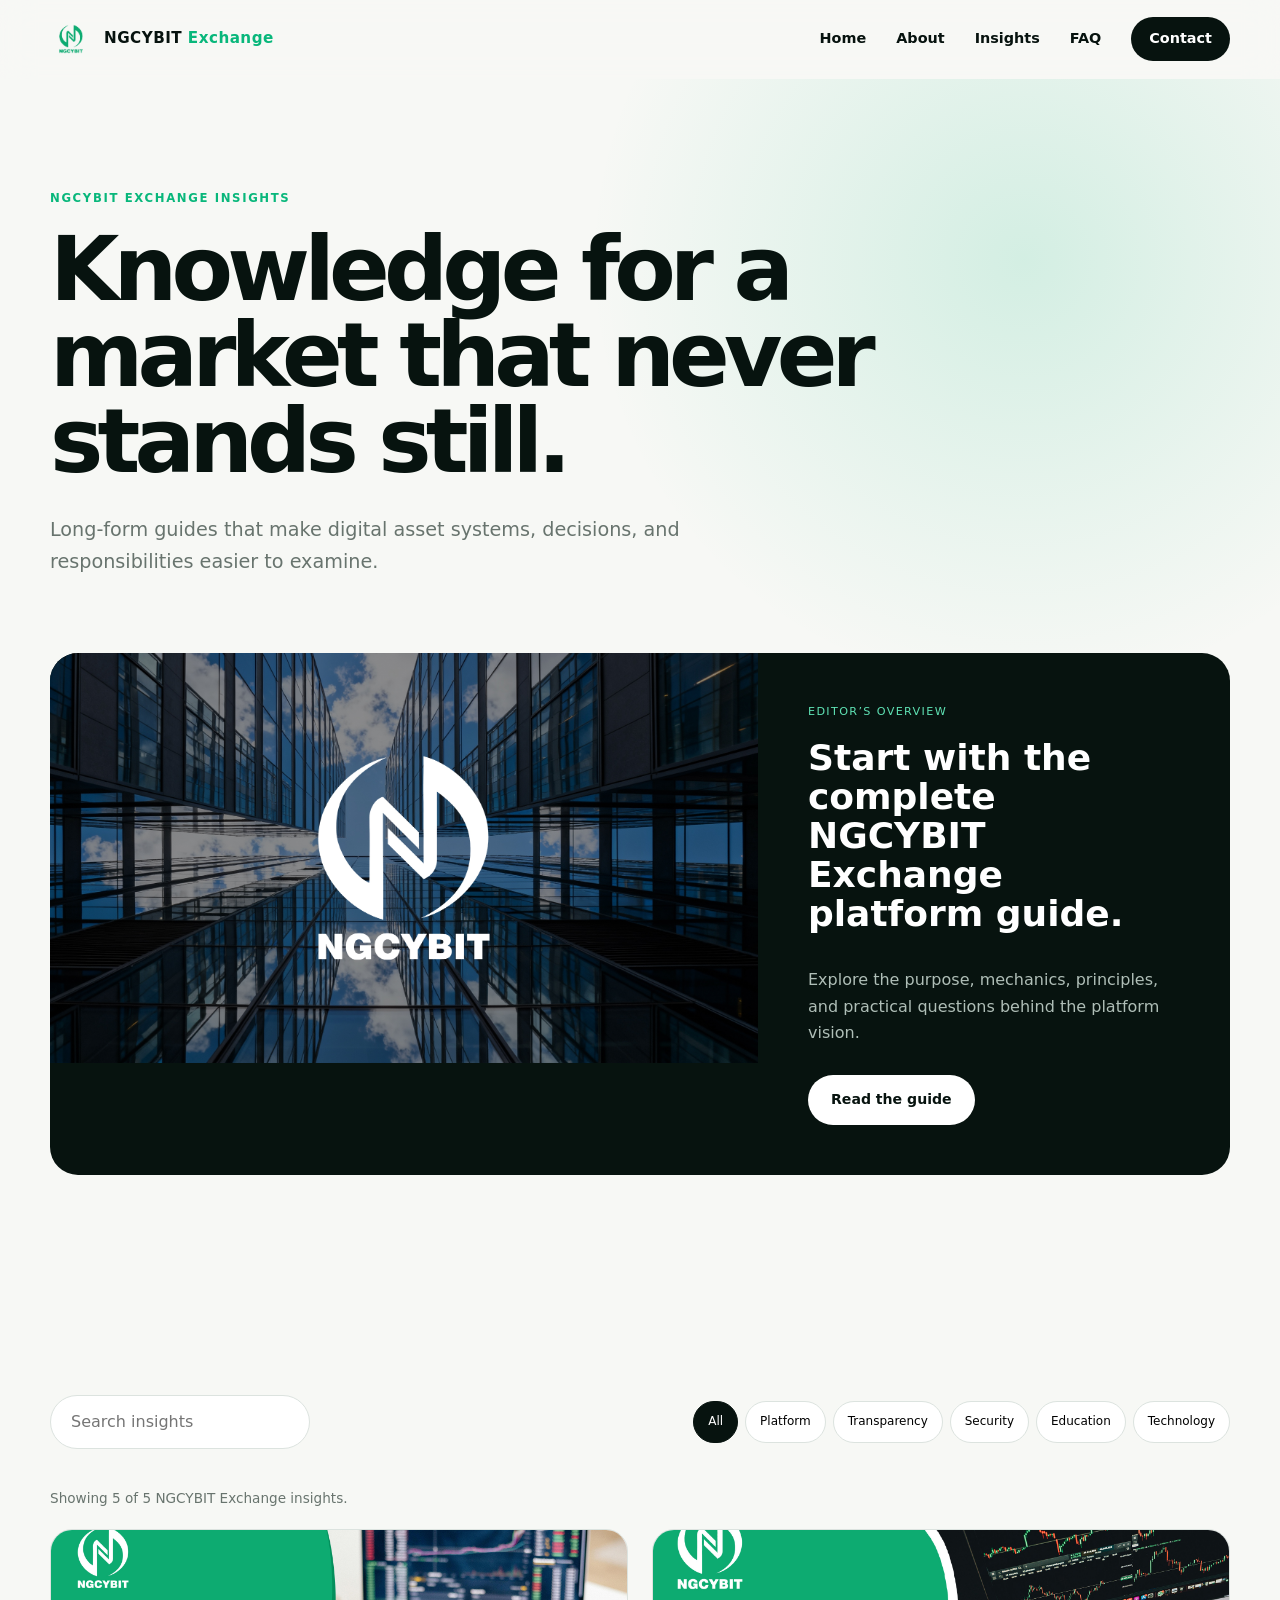
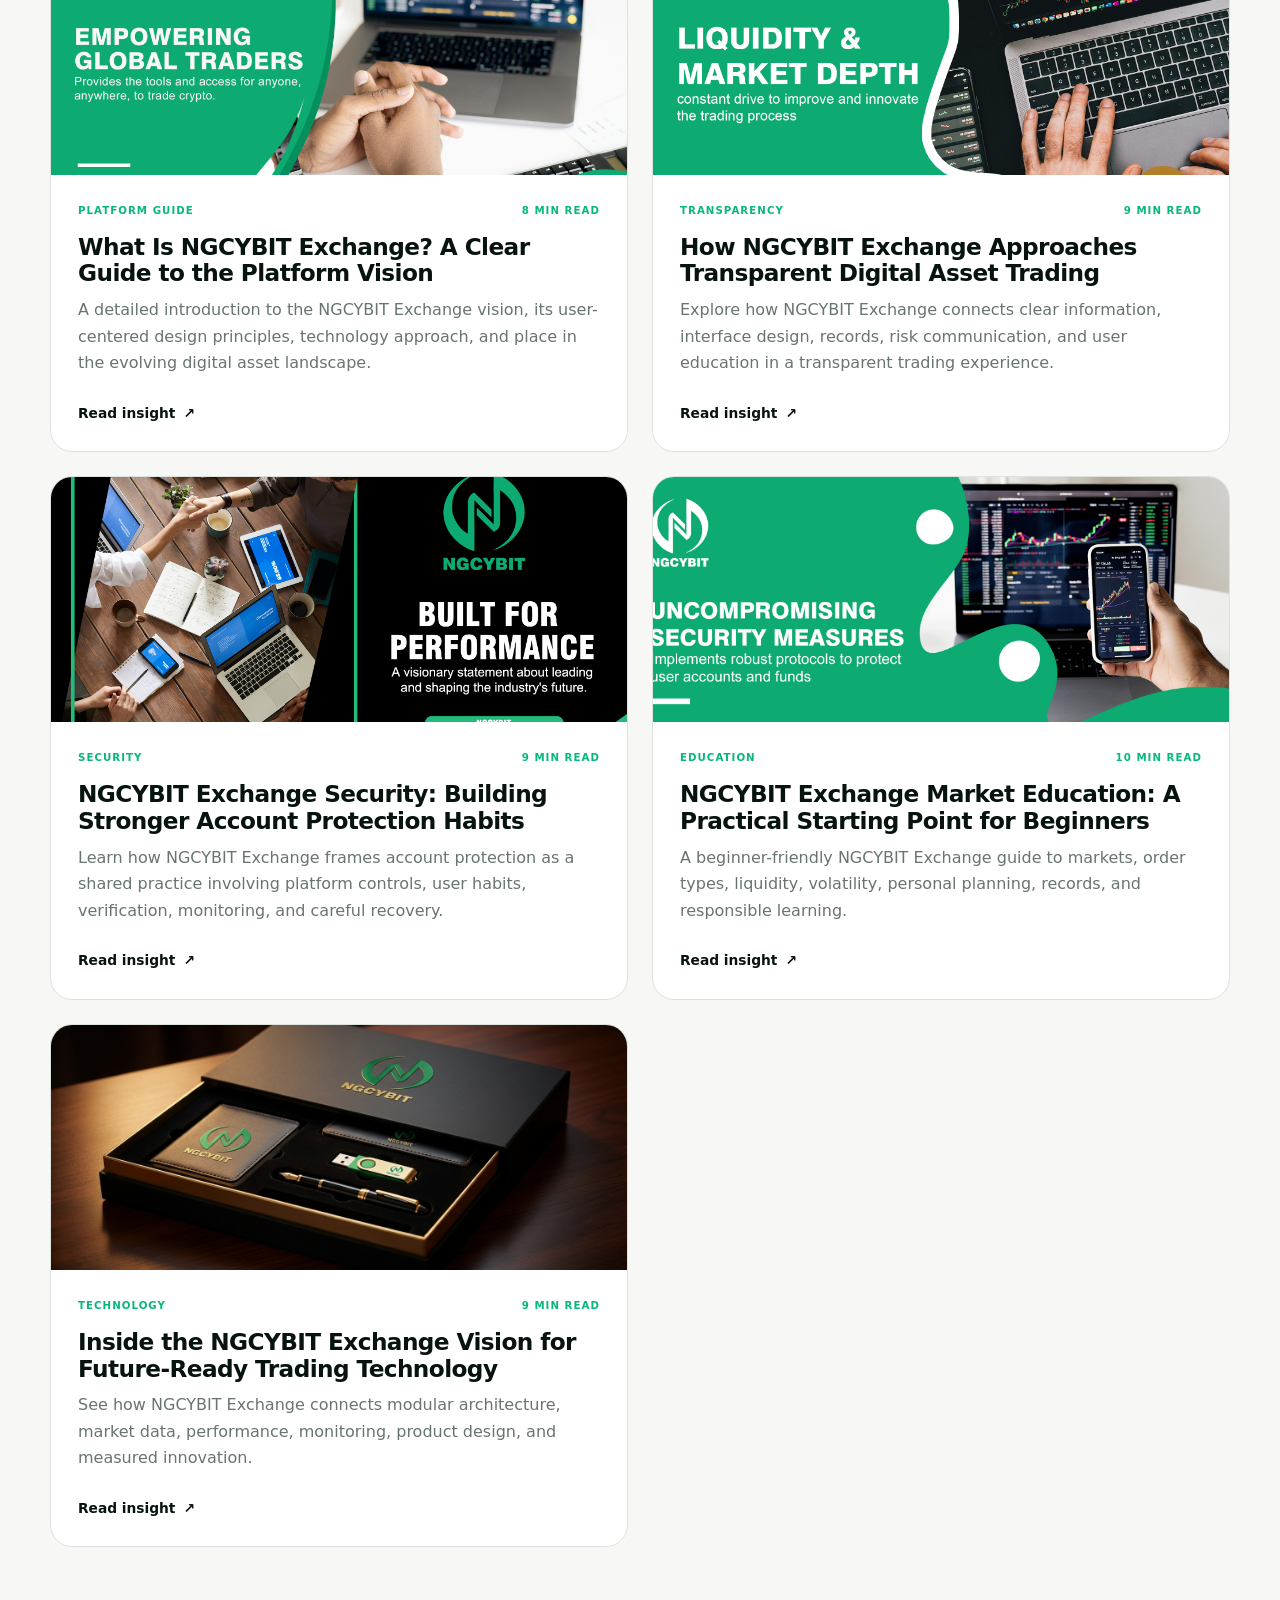
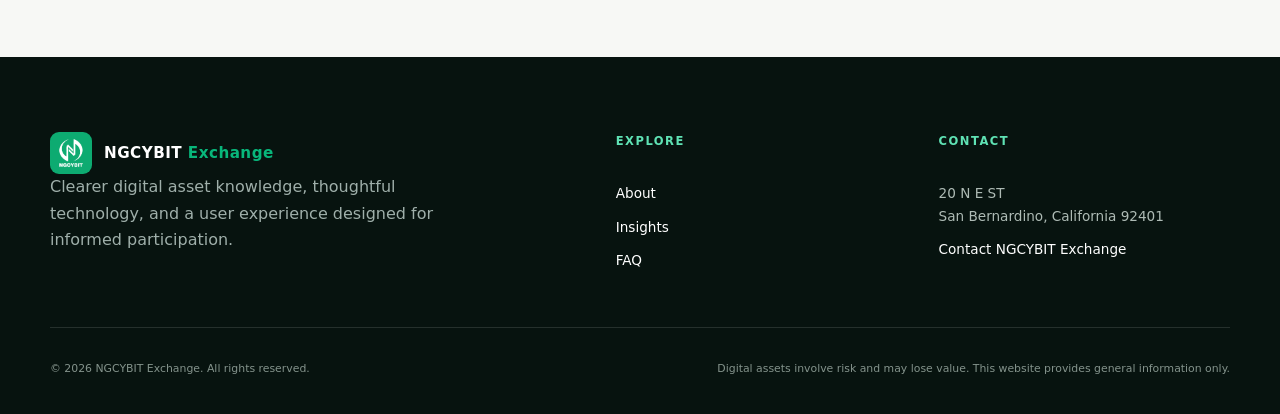
<file: insights.html>
<!doctype html><html lang="en"><head>
    <meta charset="utf-8"><meta name="viewport" content="width=device-width, initial-scale=1">
    <title>NGCYBIT Exchange Insights | Digital Asset Education</title><meta name="description" content="Explore five detailed NGCYBIT Exchange articles about platform design, transparency, account protection, market education, and trading technology.">
    <link rel="canonical" href="https://NGCYBITOfficial.github.io/insights.html"><link rel="icon" type="image/png" href="assets/images/LOGO.png">
    <meta property="og:type" content="website"><meta property="og:title" content="NGCYBIT Exchange Insights | Digital Asset Education"><meta property="og:description" content="Explore five detailed NGCYBIT Exchange articles about platform design, transparency, account protection, market education, and trading technology."><meta property="og:url" content="https://NGCYBITOfficial.github.io/insights.html"><meta property="og:image" content="https://NGCYBITOfficial.github.io/assets/images/LOGO3.jpg">
    <meta name="twitter:card" content="summary_large_image"><meta name="theme-color" content="#07130f">
    <link rel="stylesheet" href="css/style.css"><script type="application/ld+json">{"@context": "https://schema.org", "@type": "CollectionPage", "name": "NGCYBIT Exchange Insights", "url": "https://NGCYBITOfficial.github.io/insights.html", "description": "Educational articles from NGCYBIT Exchange"}</script></head><body>
    <a class="skip-link" href="#main">Skip to content</a><header class="site-header" data-header>
      <div class="container nav-wrap">
        <a class="brand" href="index.html" aria-label="NGCYBIT Exchange home"><img src="assets/images/LOGO.png" alt="NGCYBIT Exchange logo"><span>NGCYBIT <b>Exchange</b></span></a>
        <button class="nav-toggle" aria-expanded="false" aria-controls="site-nav"><span></span><span></span><span></span><span class="sr-only">Menu</span></button>
        <nav id="site-nav" class="site-nav" aria-label="Primary navigation">
          <a href="index.html">Home</a><a href="about.html">About</a><a href="insights.html">Insights</a><a href="faq.html">FAQ</a><a href="contact.html" class="nav-cta">Contact</a>
        </nav>
      </div>
    </header>
    <main id="main"><section class="page-hero editorial-hero"><div class="container"><div class="narrow reveal"><p class="eyebrow">NGCYBIT Exchange Insights</p><h1>Knowledge for a market that never stands still.</h1><p>Long-form guides that make digital asset systems, decisions, and responsibilities easier to examine.</p></div><div class="insight-feature reveal"><img src="assets/images/3.jpg" alt="NGCYBIT Exchange technology and market visual"><div><span>Editor’s overview</span><h2>Start with the complete NGCYBIT Exchange platform guide.</h2><p>Explore the purpose, mechanics, principles, and practical questions behind the platform vision.</p><a class="button light" href="insights/what-is-ngcybit-exchange.html">Read the guide</a></div></div></div></section>
    <section class="section"><div class="container insight-tools"><label><span class="sr-only">Search NGCYBIT Exchange Insights</span><input type="search" placeholder="Search insights" data-article-search></label><div class="filter-group" aria-label="Filter articles"><button class="active" data-filter="all">All</button><button data-filter="platform guide">Platform</button><button data-filter="transparency">Transparency</button><button data-filter="security">Security</button><button data-filter="education">Education</button><button data-filter="technology">Technology</button></div></div><p class="container search-status" data-search-status aria-live="polite"></p><div class="container article-grid" data-article-grid><article class="article-card reveal" data-category="platform guide" data-search="what is ngcybit exchange? a clear guide to the platform vision a detailed introduction to the ngcybit exchange vision, its user-centered design principles, technology approach, and place in the evolving digital asset landscape.">
          <a class="article-image" href="insights/what-is-ngcybit-exchange.html"><img src="assets/images/10.jpg" alt="NGCYBIT Exchange Platform Guide editorial visual"></a>
          <div class="article-card-body"><div class="article-meta"><span>Platform Guide</span><span>8 min read</span></div><h2><a href="insights/what-is-ngcybit-exchange.html">What Is NGCYBIT Exchange? A Clear Guide to the Platform Vision</a></h2><p>A detailed introduction to the NGCYBIT Exchange vision, its user-centered design principles, technology approach, and place in the evolving digital asset landscape.</p><a class="text-link" href="insights/what-is-ngcybit-exchange.html">Read insight <span aria-hidden="true">↗</span></a></div>
        </article>
<article class="article-card reveal" data-category="transparency" data-search="how ngcybit exchange approaches transparent digital asset trading explore how ngcybit exchange connects clear information, interface design, records, risk communication, and user education in a transparent trading experience.">
          <a class="article-image" href="insights/transparent-digital-asset-trading.html"><img src="assets/images/11.jpg" alt="NGCYBIT Exchange Transparency editorial visual"></a>
          <div class="article-card-body"><div class="article-meta"><span>Transparency</span><span>9 min read</span></div><h2><a href="insights/transparent-digital-asset-trading.html">How NGCYBIT Exchange Approaches Transparent Digital Asset Trading</a></h2><p>Explore how NGCYBIT Exchange connects clear information, interface design, records, risk communication, and user education in a transparent trading experience.</p><a class="text-link" href="insights/transparent-digital-asset-trading.html">Read insight <span aria-hidden="true">↗</span></a></div>
        </article>
<article class="article-card reveal" data-category="security" data-search="ngcybit exchange security: building stronger account protection habits learn how ngcybit exchange frames account protection as a shared practice involving platform controls, user habits, verification, monitoring, and careful recovery.">
          <a class="article-image" href="insights/security-and-account-protection.html"><img src="assets/images/12.jpg" alt="NGCYBIT Exchange Security editorial visual"></a>
          <div class="article-card-body"><div class="article-meta"><span>Security</span><span>9 min read</span></div><h2><a href="insights/security-and-account-protection.html">NGCYBIT Exchange Security: Building Stronger Account Protection Habits</a></h2><p>Learn how NGCYBIT Exchange frames account protection as a shared practice involving platform controls, user habits, verification, monitoring, and careful recovery.</p><a class="text-link" href="insights/security-and-account-protection.html">Read insight <span aria-hidden="true">↗</span></a></div>
        </article>
<article class="article-card reveal" data-category="education" data-search="ngcybit exchange market education: a practical starting point for beginners a beginner-friendly ngcybit exchange guide to markets, order types, liquidity, volatility, personal planning, records, and responsible learning.">
          <a class="article-image" href="insights/market-education-for-beginners.html"><img src="assets/images/13.jpg" alt="NGCYBIT Exchange Education editorial visual"></a>
          <div class="article-card-body"><div class="article-meta"><span>Education</span><span>10 min read</span></div><h2><a href="insights/market-education-for-beginners.html">NGCYBIT Exchange Market Education: A Practical Starting Point for Beginners</a></h2><p>A beginner-friendly NGCYBIT Exchange guide to markets, order types, liquidity, volatility, personal planning, records, and responsible learning.</p><a class="text-link" href="insights/market-education-for-beginners.html">Read insight <span aria-hidden="true">↗</span></a></div>
        </article>
<article class="article-card reveal" data-category="technology" data-search="inside the ngcybit exchange vision for future-ready trading technology see how ngcybit exchange connects modular architecture, market data, performance, monitoring, product design, and measured innovation.">
          <a class="article-image" href="insights/future-ready-exchange-technology.html"><img src="assets/images/15.png" alt="NGCYBIT Exchange Technology editorial visual"></a>
          <div class="article-card-body"><div class="article-meta"><span>Technology</span><span>9 min read</span></div><h2><a href="insights/future-ready-exchange-technology.html">Inside the NGCYBIT Exchange Vision for Future-Ready Trading Technology</a></h2><p>See how NGCYBIT Exchange connects modular architecture, market data, performance, monitoring, product design, and measured innovation.</p><a class="text-link" href="insights/future-ready-exchange-technology.html">Read insight <span aria-hidden="true">↗</span></a></div>
        </article></div></section></main><footer class="site-footer">
      <div class="container footer-grid">
        <div><a class="brand footer-brand" href="index.html"><img src="assets/images/LOGO3.jpg" alt="NGCYBIT Exchange logo"><span>NGCYBIT <b>Exchange</b></span></a><p>Clearer digital asset knowledge, thoughtful technology, and a user experience designed for informed participation.</p></div>
        <div><h2>Explore</h2><a href="about.html">About</a><a href="insights.html">Insights</a><a href="faq.html">FAQ</a></div>
        <div><h2>Contact</h2><p>20 N E ST<br>San Bernardino, California 92401</p><a href="contact.html">Contact NGCYBIT Exchange</a></div>
      </div>
      <div class="container footer-bottom"><p>© <span data-year>2026</span> NGCYBIT Exchange. All rights reserved.</p><p>Digital assets involve risk and may lose value. This website provides general information only.</p></div>
    </footer><script src="js/main.js" defer></script></body></html>
</file>
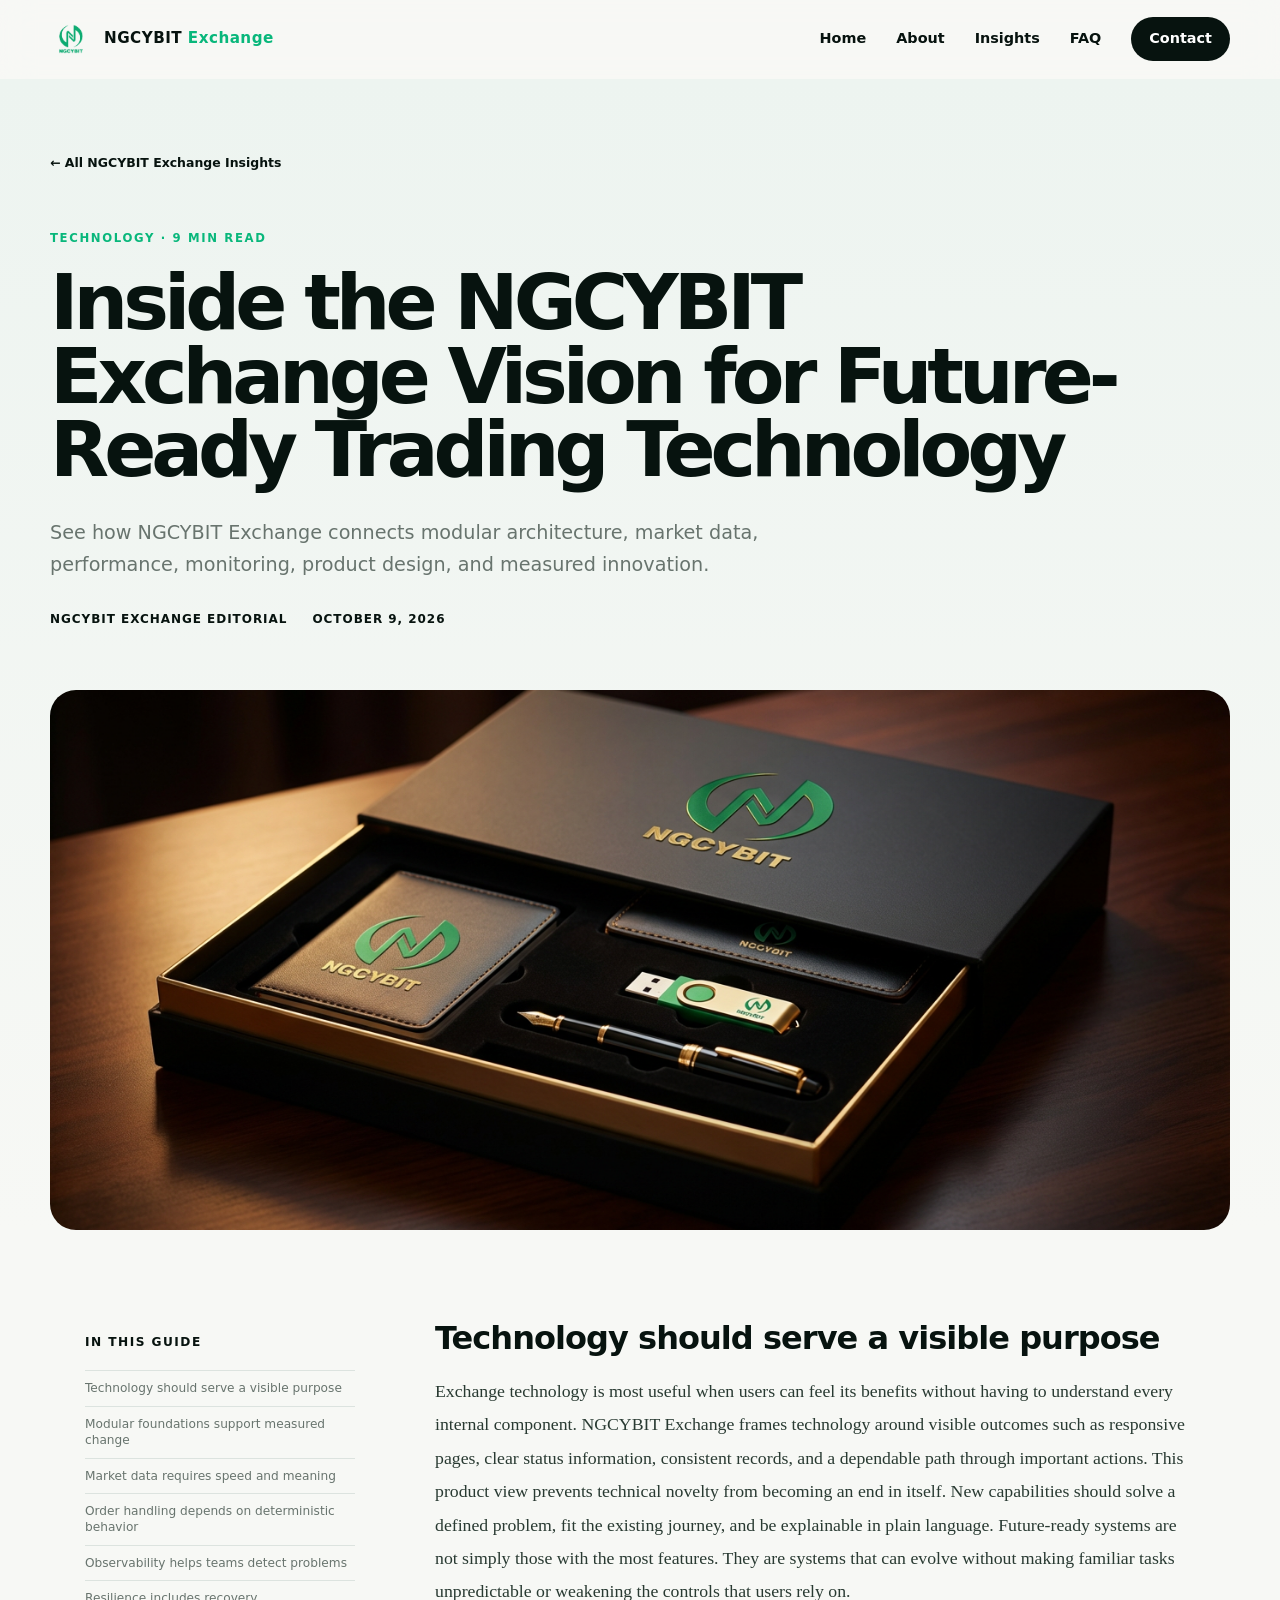
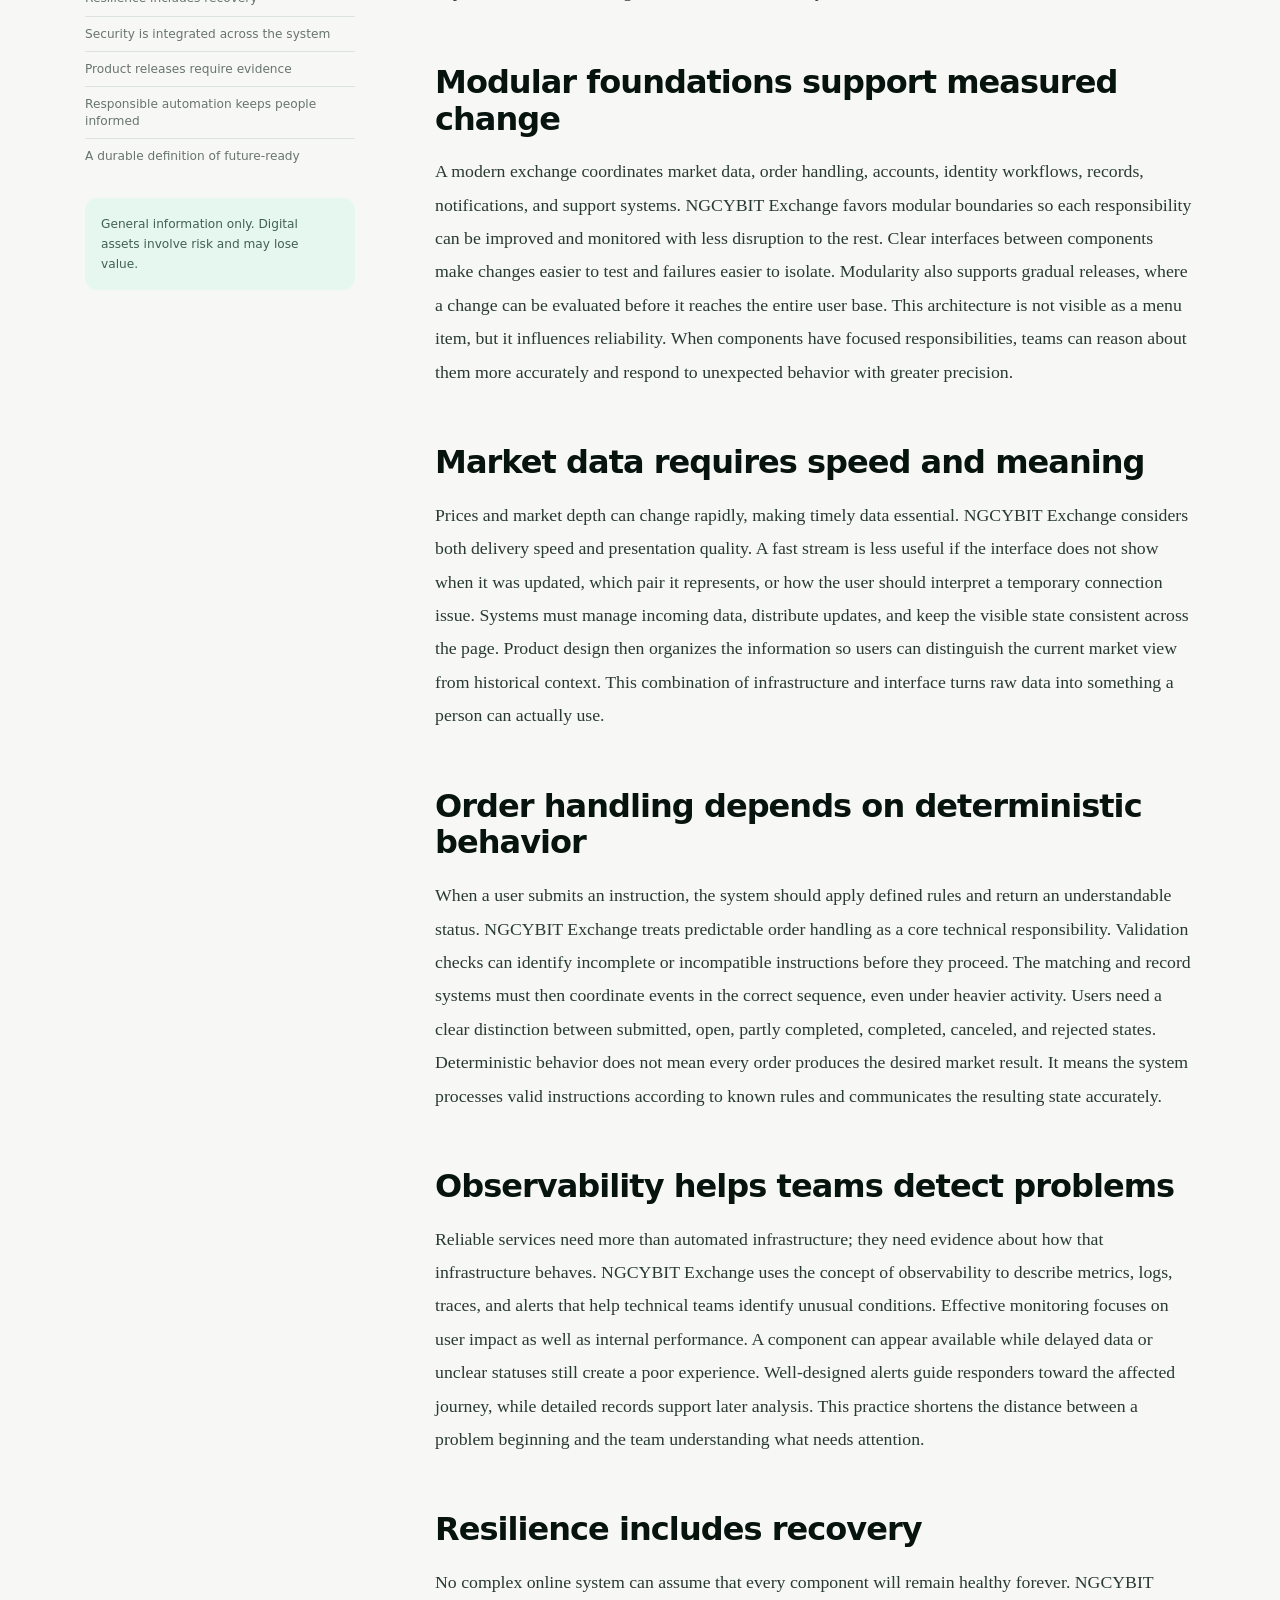
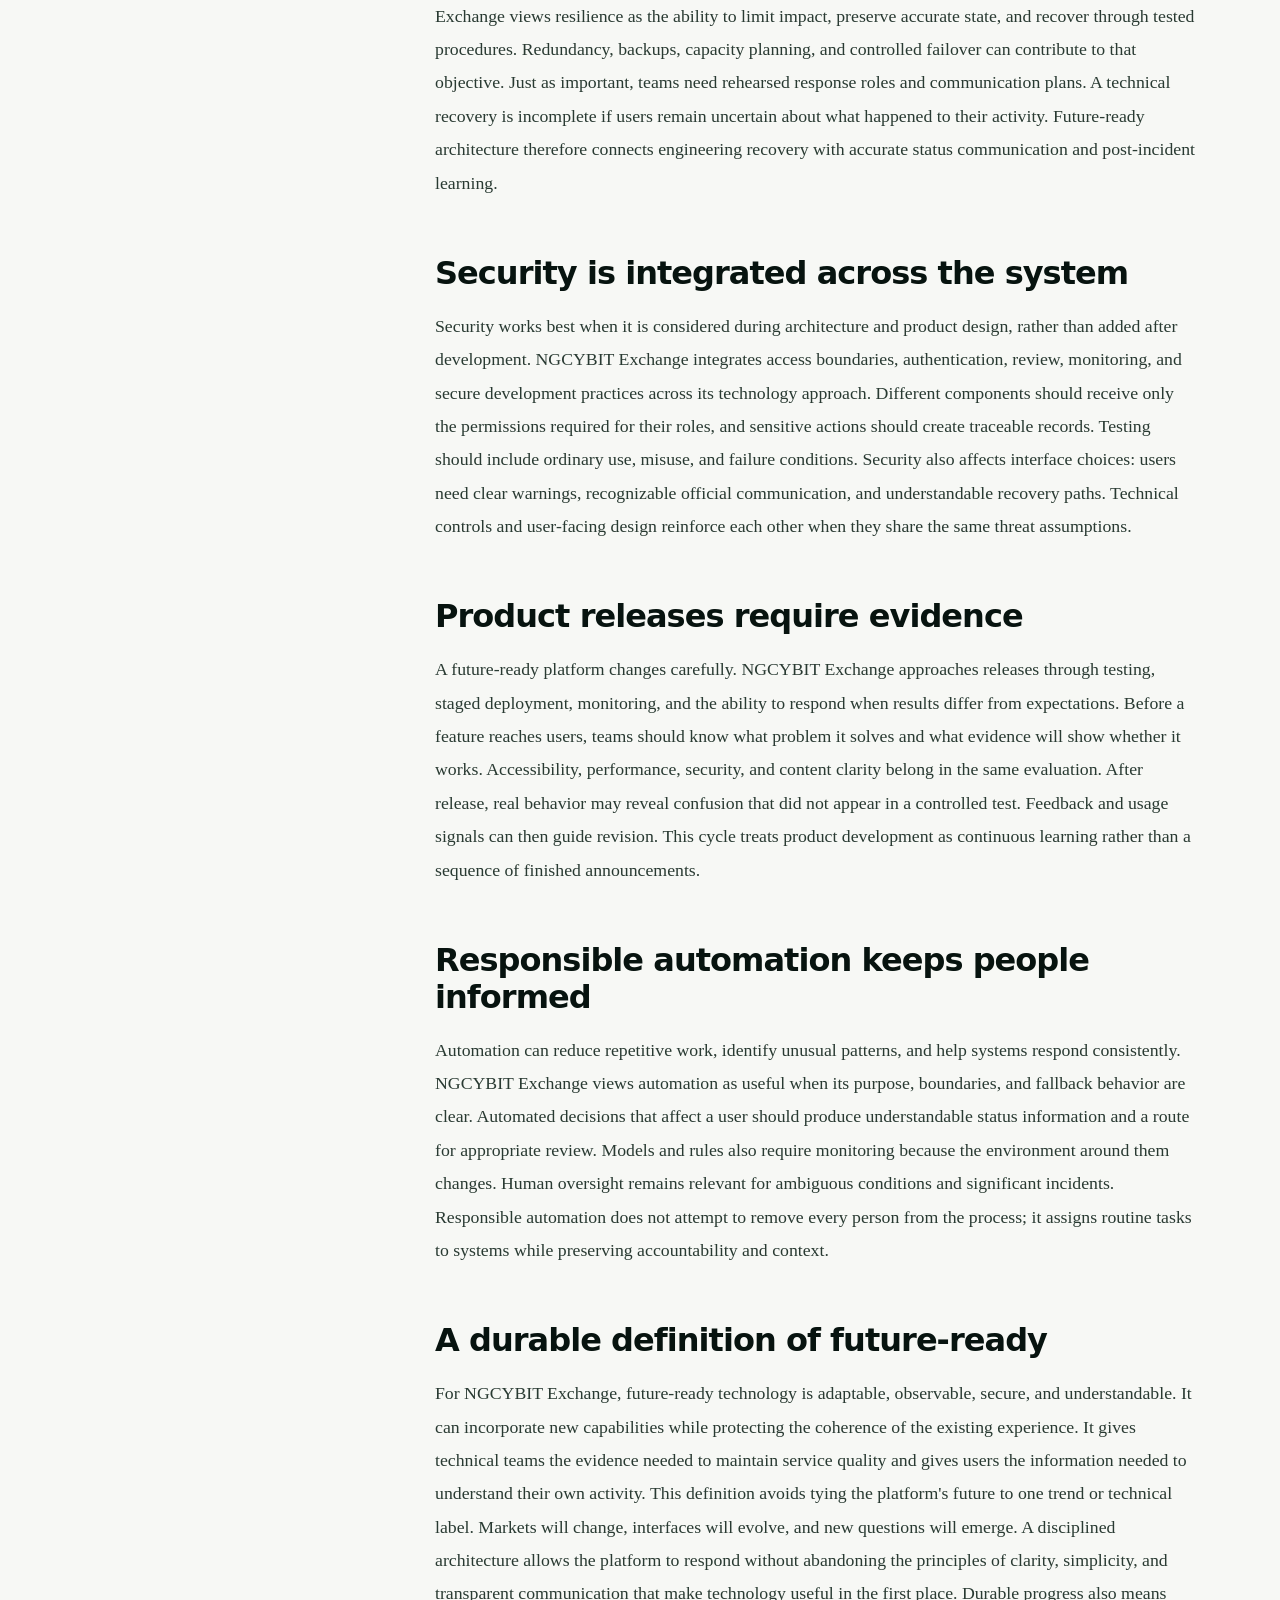
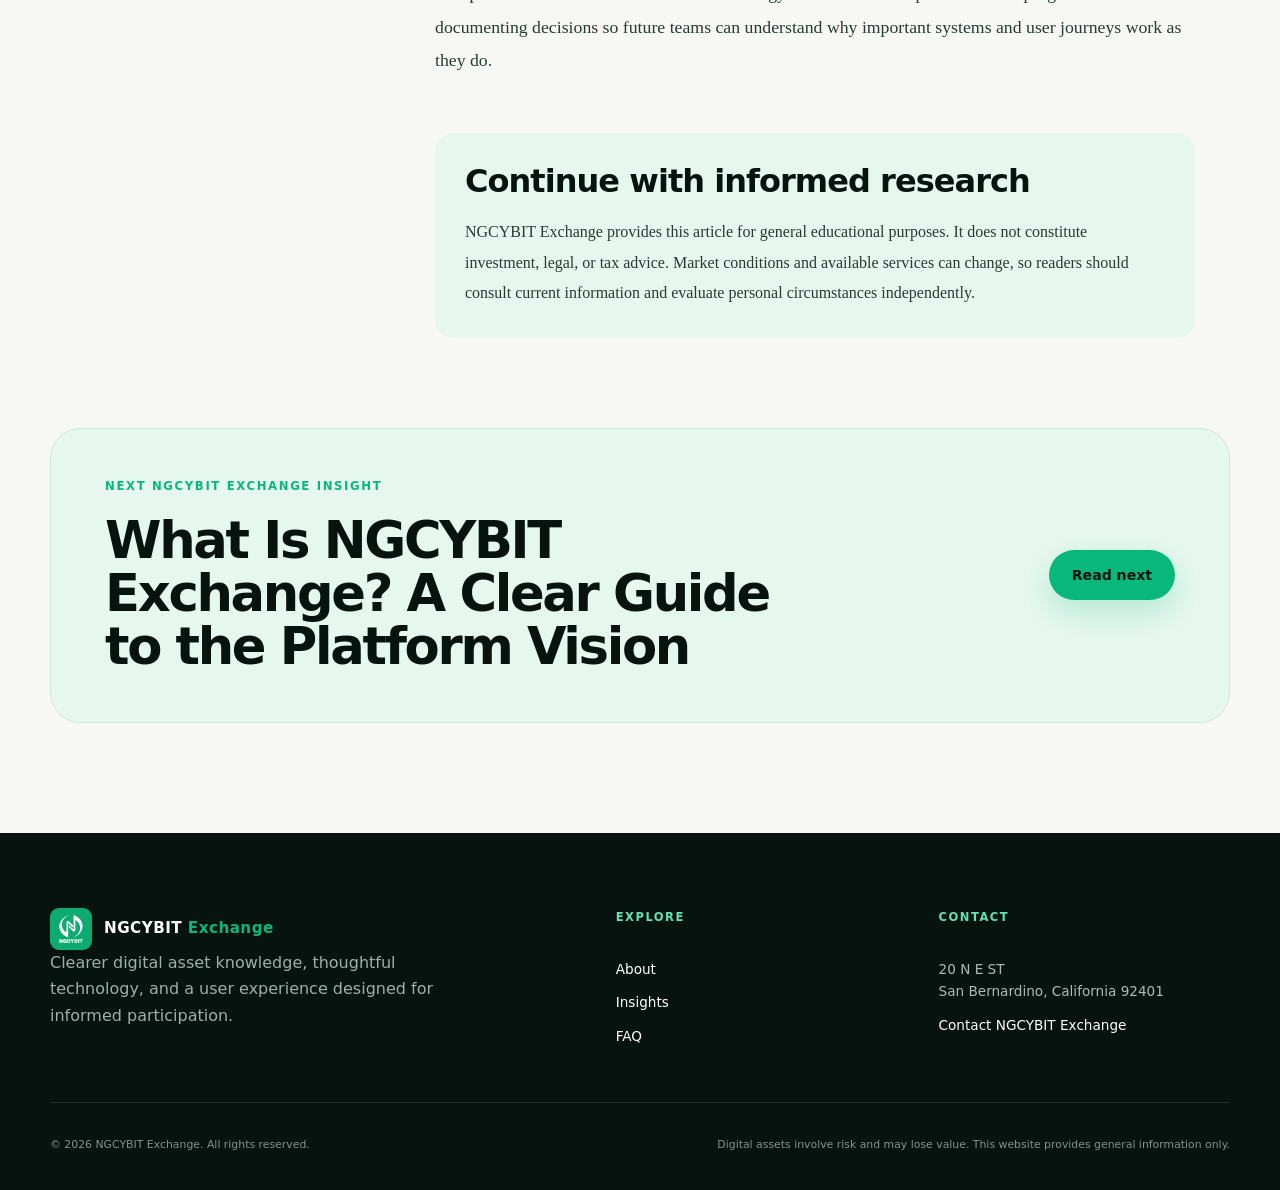
<file: insights/future-ready-exchange-technology.html>
<!doctype html><html lang="en"><head>
    <meta charset="utf-8"><meta name="viewport" content="width=device-width, initial-scale=1">
    <title>Inside the NGCYBIT Exchange Vision for Future-Ready Trading Technology | NGCYBIT Exchange Insights</title><meta name="description" content="See how NGCYBIT Exchange connects modular architecture, market data, performance, monitoring, product design, and measured innovation.">
    <link rel="canonical" href="https://NGCYBITOfficial.github.io/insights/future-ready-exchange-technology.html"><link rel="icon" type="image/png" href="../assets/images/LOGO.png">
    <meta property="og:type" content="article"><meta property="og:title" content="Inside the NGCYBIT Exchange Vision for Future-Ready Trading Technology | NGCYBIT Exchange Insights"><meta property="og:description" content="See how NGCYBIT Exchange connects modular architecture, market data, performance, monitoring, product design, and measured innovation."><meta property="og:url" content="https://NGCYBITOfficial.github.io/insights/future-ready-exchange-technology.html"><meta property="og:image" content="https://NGCYBITOfficial.github.io/assets/images/LOGO3.jpg">
    <meta name="twitter:card" content="summary_large_image"><meta name="theme-color" content="#07130f">
    <link rel="stylesheet" href="../css/style.css"><script type="application/ld+json">{"@context": "https://schema.org", "@type": "Article", "headline": "Inside the NGCYBIT Exchange Vision for Future-Ready Trading Technology", "description": "See how NGCYBIT Exchange connects modular architecture, market data, performance, monitoring, product design, and measured innovation.", "datePublished": "2026-10-09", "dateModified": "2026-10-09", "author": {"@type": "Organization", "name": "NGCYBIT Exchange"}, "publisher": {"@type": "Organization", "name": "NGCYBIT Exchange", "logo": {"@type": "ImageObject", "url": "https://NGCYBITOfficial.github.io/assets/images/LOGO.png"}}, "mainEntityOfPage": "https://NGCYBITOfficial.github.io/insights/future-ready-exchange-technology.html", "image": "https://NGCYBITOfficial.github.io/assets/images/15.png"}</script></head><body>
    <a class="skip-link" href="#main">Skip to content</a><header class="site-header" data-header>
      <div class="container nav-wrap">
        <a class="brand" href="../index.html" aria-label="NGCYBIT Exchange home"><img src="../assets/images/LOGO.png" alt="NGCYBIT Exchange logo"><span>NGCYBIT <b>Exchange</b></span></a>
        <button class="nav-toggle" aria-expanded="false" aria-controls="site-nav"><span></span><span></span><span></span><span class="sr-only">Menu</span></button>
        <nav id="site-nav" class="site-nav" aria-label="Primary navigation">
          <a href="../index.html">Home</a><a href="../about.html">About</a><a href="../insights.html">Insights</a><a href="../faq.html">FAQ</a><a href="../contact.html" class="nav-cta">Contact</a>
        </nav>
      </div>
    </header>
        <main id="main"><article class="longform"><header class="article-hero"><div class="container article-title reveal"><a class="back-link" href="../insights.html">← All NGCYBIT Exchange Insights</a><p class="eyebrow">Technology · 9 min read</p><h1>Inside the NGCYBIT Exchange Vision for Future-Ready Trading Technology</h1><p class="article-deck">See how NGCYBIT Exchange connects modular architecture, market data, performance, monitoring, product design, and measured innovation.</p><div class="article-byline"><span>NGCYBIT Exchange Editorial</span><time datetime="2026-10-09">October 9, 2026</time></div></div><div class="container article-cover reveal"><img src="../assets/images/15.png" alt="Editorial illustration for Inside the NGCYBIT Exchange Vision for Future-Ready Trading Technology"></div></header><div class="container article-layout"><aside class="article-aside"><p>In this guide</p><ol><li><a href="#section-1">Technology should serve a visible purpose</a></li><li><a href="#section-2">Modular foundations support measured change</a></li><li><a href="#section-3">Market data requires speed and meaning</a></li><li><a href="#section-4">Order handling depends on deterministic behavior</a></li><li><a href="#section-5">Observability helps teams detect problems</a></li><li><a href="#section-6">Resilience includes recovery</a></li><li><a href="#section-7">Security is integrated across the system</a></li><li><a href="#section-8">Product releases require evidence</a></li><li><a href="#section-9">Responsible automation keeps people informed</a></li><li><a href="#section-10">A durable definition of future-ready</a></li></ol><div class="aside-note">General information only. Digital assets involve risk and may lose value.</div></aside><div class="article-body"><section id="section-1"><h2>Technology should serve a visible purpose</h2><p>Exchange technology is most useful when users can feel its benefits without having to understand every internal component. NGCYBIT Exchange frames technology around visible outcomes such as responsive pages, clear status information, consistent records, and a dependable path through important actions. This product view prevents technical novelty from becoming an end in itself. New capabilities should solve a defined problem, fit the existing journey, and be explainable in plain language. Future-ready systems are not simply those with the most features. They are systems that can evolve without making familiar tasks unpredictable or weakening the controls that users rely on.</p></section><section id="section-2"><h2>Modular foundations support measured change</h2><p>A modern exchange coordinates market data, order handling, accounts, identity workflows, records, notifications, and support systems. NGCYBIT Exchange favors modular boundaries so each responsibility can be improved and monitored with less disruption to the rest. Clear interfaces between components make changes easier to test and failures easier to isolate. Modularity also supports gradual releases, where a change can be evaluated before it reaches the entire user base. This architecture is not visible as a menu item, but it influences reliability. When components have focused responsibilities, teams can reason about them more accurately and respond to unexpected behavior with greater precision.</p></section><section id="section-3"><h2>Market data requires speed and meaning</h2><p>Prices and market depth can change rapidly, making timely data essential. NGCYBIT Exchange considers both delivery speed and presentation quality. A fast stream is less useful if the interface does not show when it was updated, which pair it represents, or how the user should interpret a temporary connection issue. Systems must manage incoming data, distribute updates, and keep the visible state consistent across the page. Product design then organizes the information so users can distinguish the current market view from historical context. This combination of infrastructure and interface turns raw data into something a person can actually use.</p></section><section id="section-4"><h2>Order handling depends on deterministic behavior</h2><p>When a user submits an instruction, the system should apply defined rules and return an understandable status. NGCYBIT Exchange treats predictable order handling as a core technical responsibility. Validation checks can identify incomplete or incompatible instructions before they proceed. The matching and record systems must then coordinate events in the correct sequence, even under heavier activity. Users need a clear distinction between submitted, open, partly completed, completed, canceled, and rejected states. Deterministic behavior does not mean every order produces the desired market result. It means the system processes valid instructions according to known rules and communicates the resulting state accurately.</p></section><section id="section-5"><h2>Observability helps teams detect problems</h2><p>Reliable services need more than automated infrastructure; they need evidence about how that infrastructure behaves. NGCYBIT Exchange uses the concept of observability to describe metrics, logs, traces, and alerts that help technical teams identify unusual conditions. Effective monitoring focuses on user impact as well as internal performance. A component can appear available while delayed data or unclear statuses still create a poor experience. Well-designed alerts guide responders toward the affected journey, while detailed records support later analysis. This practice shortens the distance between a problem beginning and the team understanding what needs attention.</p></section><section id="section-6"><h2>Resilience includes recovery</h2><p>No complex online system can assume that every component will remain healthy forever. NGCYBIT Exchange views resilience as the ability to limit impact, preserve accurate state, and recover through tested procedures. Redundancy, backups, capacity planning, and controlled failover can contribute to that objective. Just as important, teams need rehearsed response roles and communication plans. A technical recovery is incomplete if users remain uncertain about what happened to their activity. Future-ready architecture therefore connects engineering recovery with accurate status communication and post-incident learning.</p></section><section id="section-7"><h2>Security is integrated across the system</h2><p>Security works best when it is considered during architecture and product design, rather than added after development. NGCYBIT Exchange integrates access boundaries, authentication, review, monitoring, and secure development practices across its technology approach. Different components should receive only the permissions required for their roles, and sensitive actions should create traceable records. Testing should include ordinary use, misuse, and failure conditions. Security also affects interface choices: users need clear warnings, recognizable official communication, and understandable recovery paths. Technical controls and user-facing design reinforce each other when they share the same threat assumptions.</p></section><section id="section-8"><h2>Product releases require evidence</h2><p>A future-ready platform changes carefully. NGCYBIT Exchange approaches releases through testing, staged deployment, monitoring, and the ability to respond when results differ from expectations. Before a feature reaches users, teams should know what problem it solves and what evidence will show whether it works. Accessibility, performance, security, and content clarity belong in the same evaluation. After release, real behavior may reveal confusion that did not appear in a controlled test. Feedback and usage signals can then guide revision. This cycle treats product development as continuous learning rather than a sequence of finished announcements.</p></section><section id="section-9"><h2>Responsible automation keeps people informed</h2><p>Automation can reduce repetitive work, identify unusual patterns, and help systems respond consistently. NGCYBIT Exchange views automation as useful when its purpose, boundaries, and fallback behavior are clear. Automated decisions that affect a user should produce understandable status information and a route for appropriate review. Models and rules also require monitoring because the environment around them changes. Human oversight remains relevant for ambiguous conditions and significant incidents. Responsible automation does not attempt to remove every person from the process; it assigns routine tasks to systems while preserving accountability and context.</p></section><section id="section-10"><h2>A durable definition of future-ready</h2><p>For NGCYBIT Exchange, future-ready technology is adaptable, observable, secure, and understandable. It can incorporate new capabilities while protecting the coherence of the existing experience. It gives technical teams the evidence needed to maintain service quality and gives users the information needed to understand their own activity. This definition avoids tying the platform's future to one trend or technical label. Markets will change, interfaces will evolve, and new questions will emerge. A disciplined architecture allows the platform to respond without abandoning the principles of clarity, simplicity, and transparent communication that make technology useful in the first place. Durable progress also means documenting decisions so future teams can understand why important systems and user journeys work as they do.</p></section><div class="article-disclosure"><h2>Continue with informed research</h2><p>NGCYBIT Exchange provides this article for general educational purposes. It does not constitute investment, legal, or tax advice. Market conditions and available services can change, so readers should consult current information and evaluate personal circumstances independently.</p></div></div></div></article><section class="section next-read"><div class="container experience-banner"><div><p class="eyebrow">Next NGCYBIT Exchange insight</p><h2>What Is NGCYBIT Exchange? A Clear Guide to the Platform Vision</h2></div><a class="button primary" href="what-is-ngcybit-exchange.html">Read next</a></div></section></main><footer class="site-footer">
      <div class="container footer-grid">
        <div><a class="brand footer-brand" href="../index.html"><img src="../assets/images/LOGO3.jpg" alt="NGCYBIT Exchange logo"><span>NGCYBIT <b>Exchange</b></span></a><p>Clearer digital asset knowledge, thoughtful technology, and a user experience designed for informed participation.</p></div>
        <div><h2>Explore</h2><a href="../about.html">About</a><a href="../insights.html">Insights</a><a href="../faq.html">FAQ</a></div>
        <div><h2>Contact</h2><p>20 N E ST<br>San Bernardino, California 92401</p><a href="../contact.html">Contact NGCYBIT Exchange</a></div>
      </div>
      <div class="container footer-bottom"><p>© <span data-year>2026</span> NGCYBIT Exchange. All rights reserved.</p><p>Digital assets involve risk and may lose value. This website provides general information only.</p></div>
    </footer><script src="../js/main.js" defer></script></body></html>
</file>
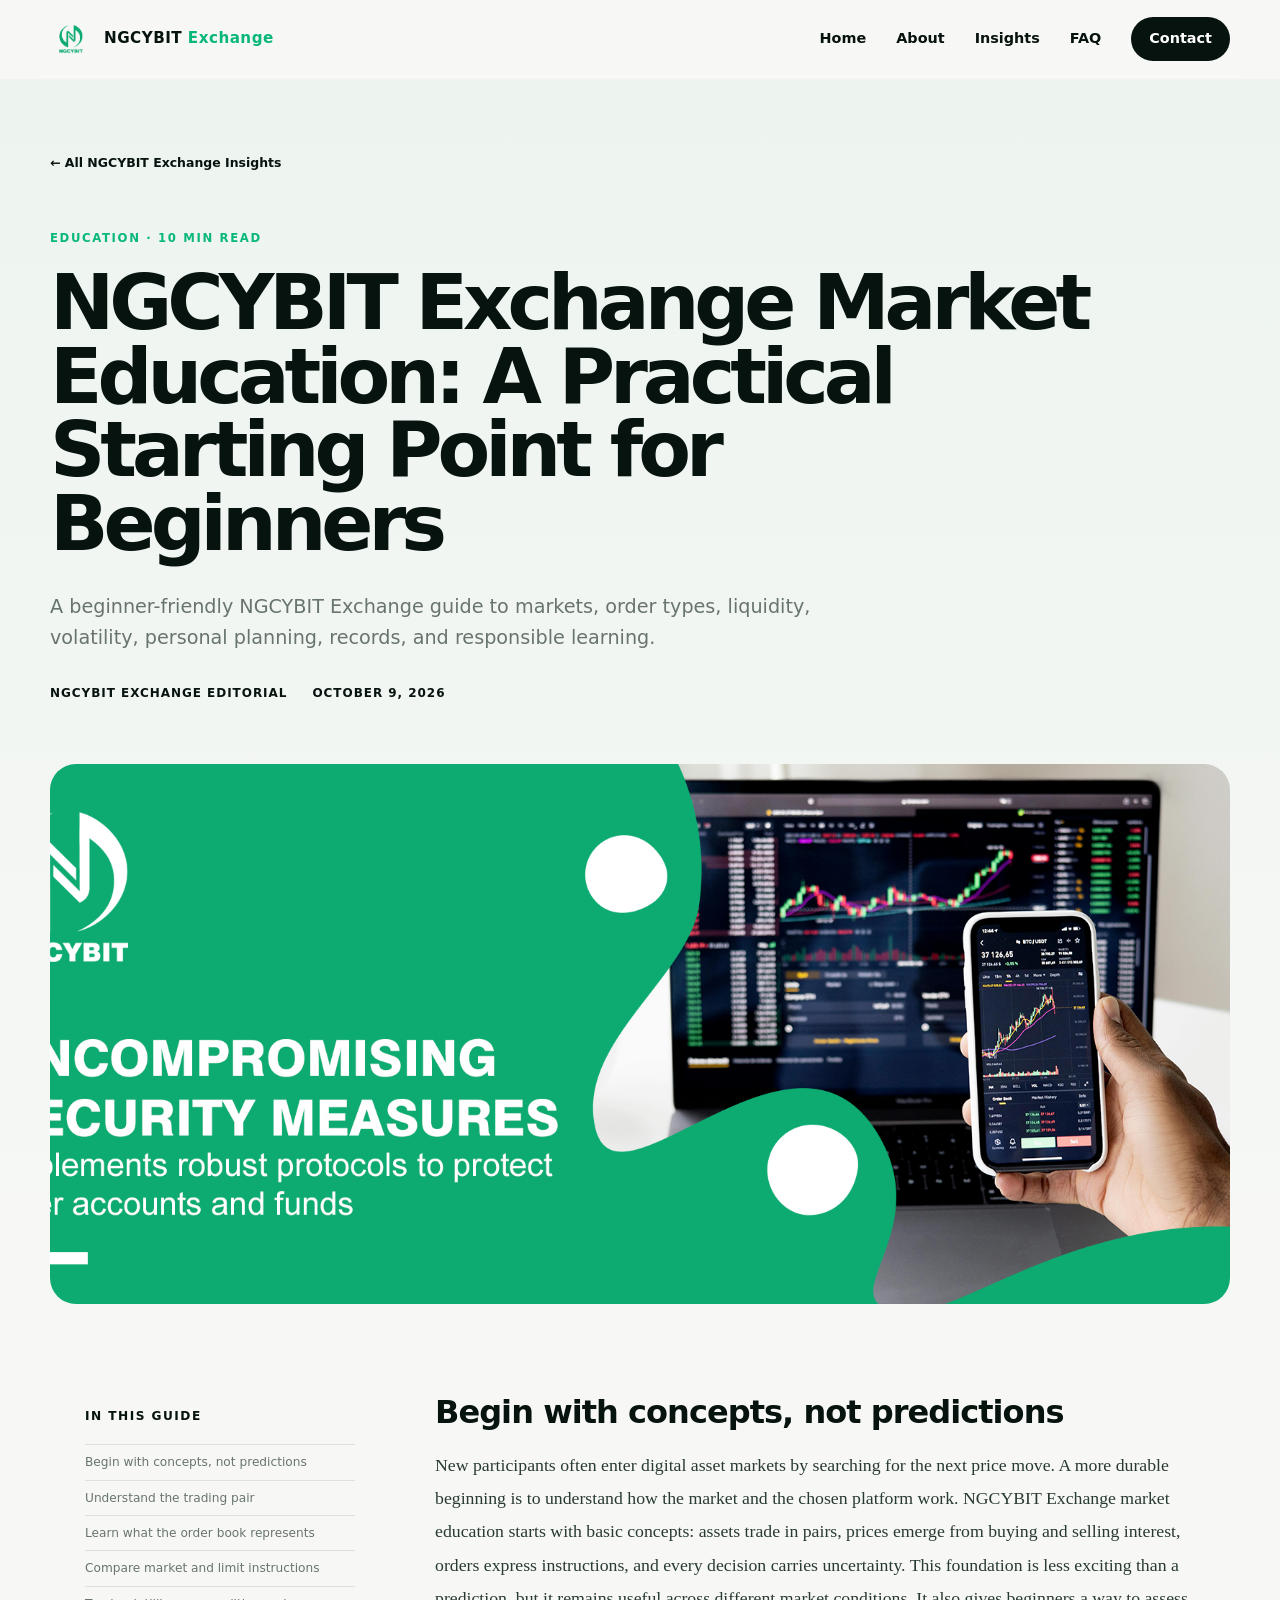
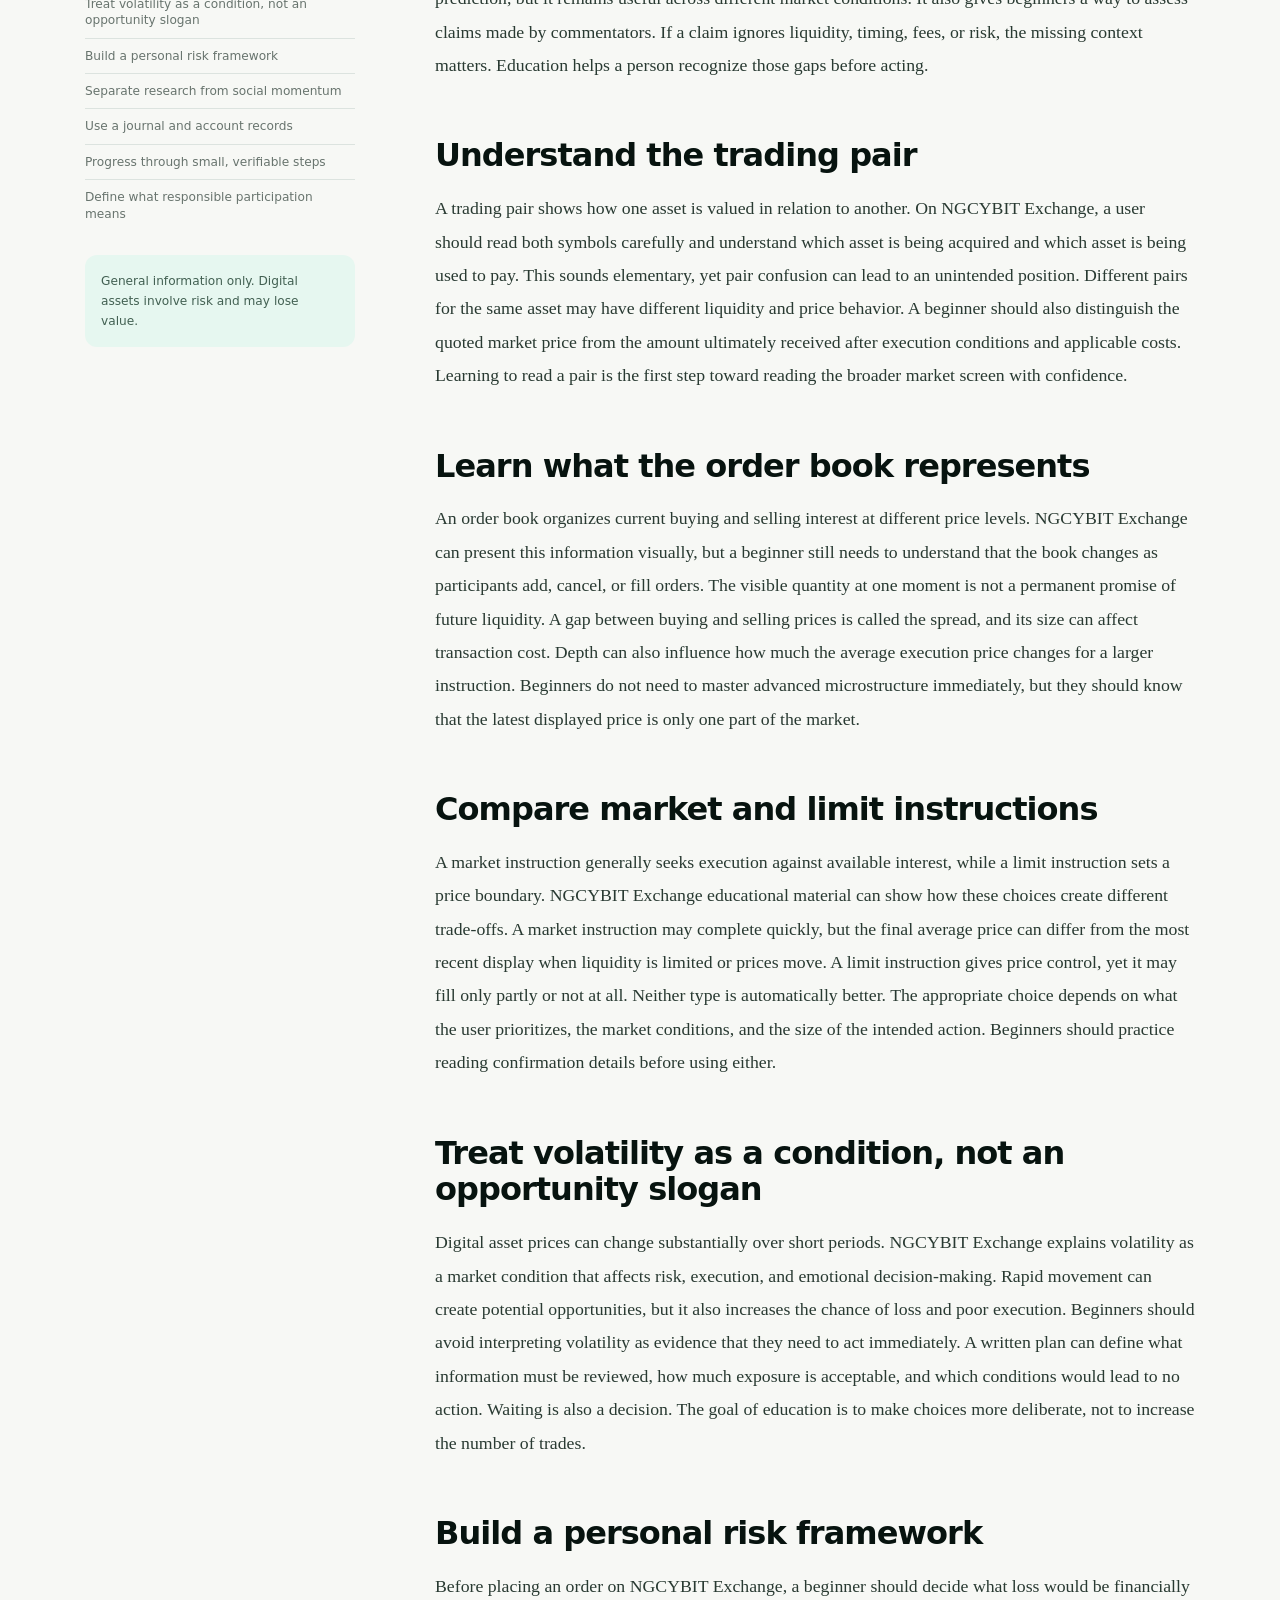
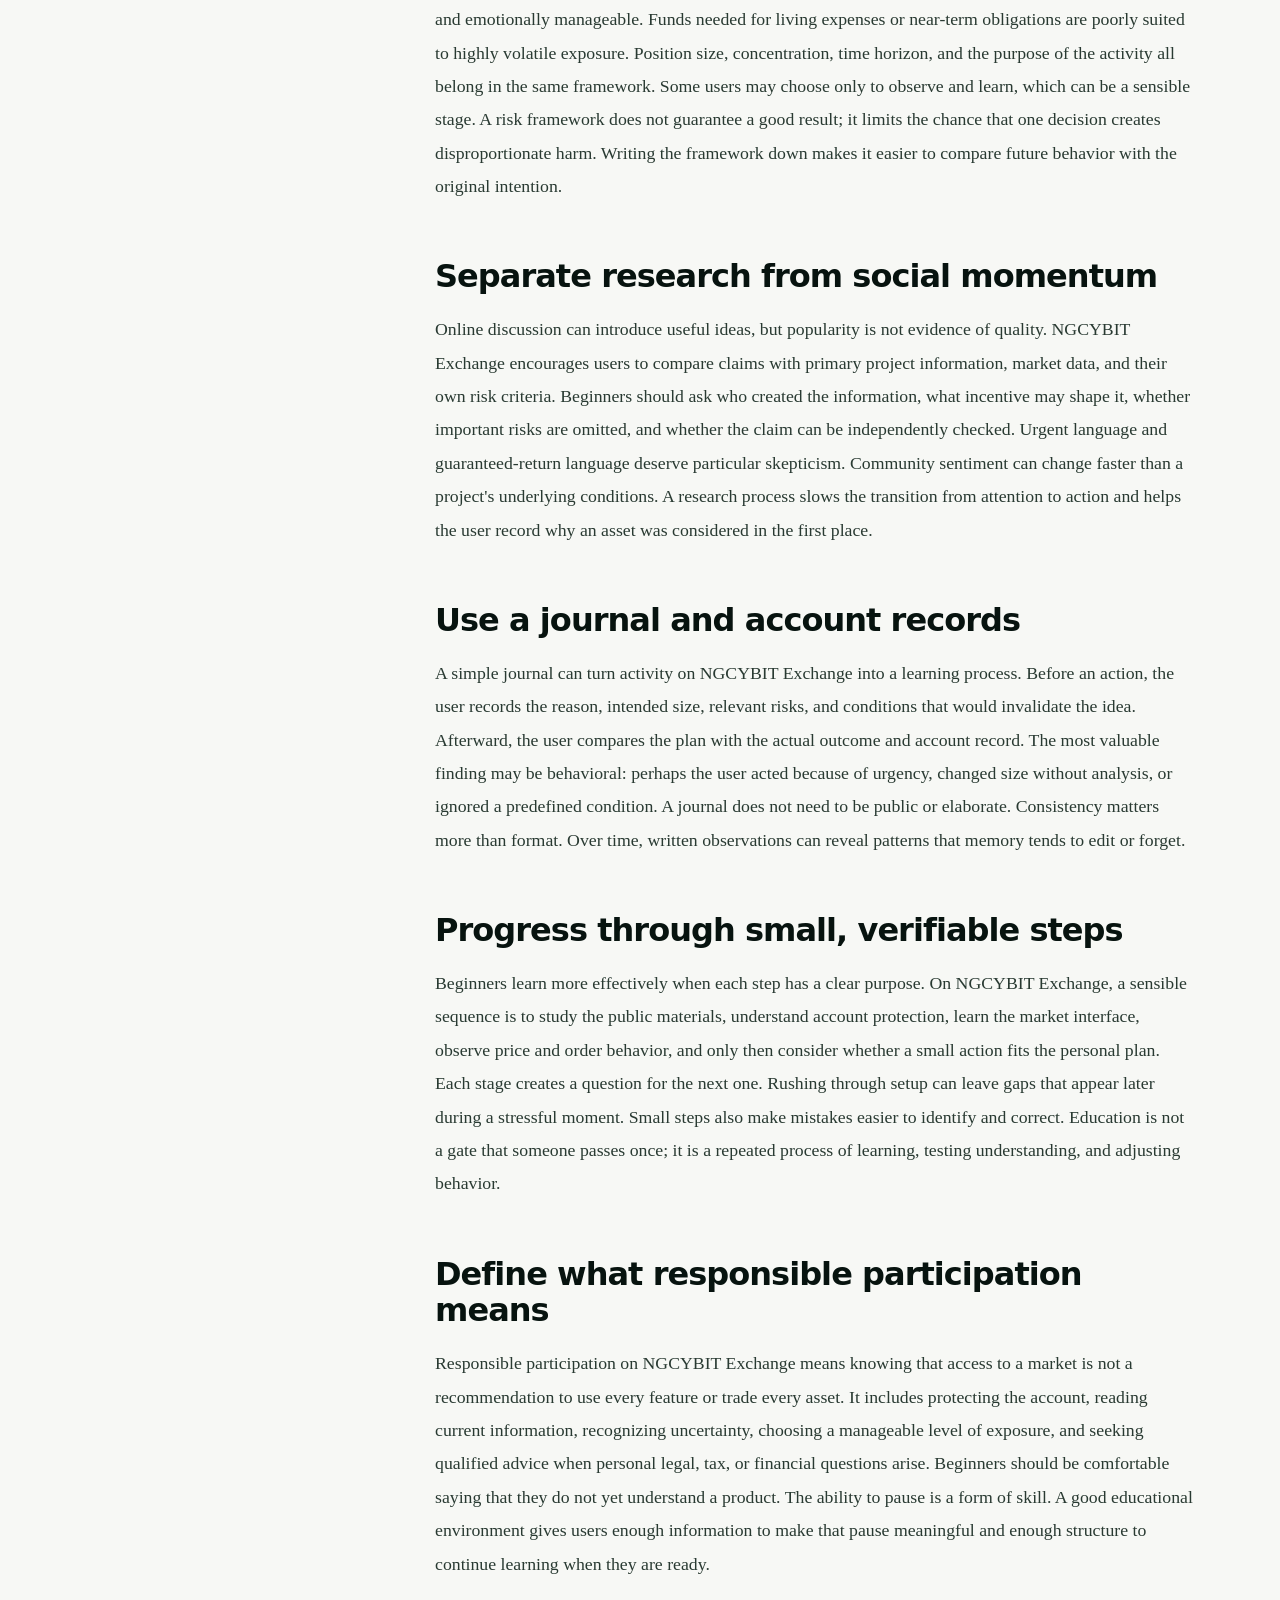
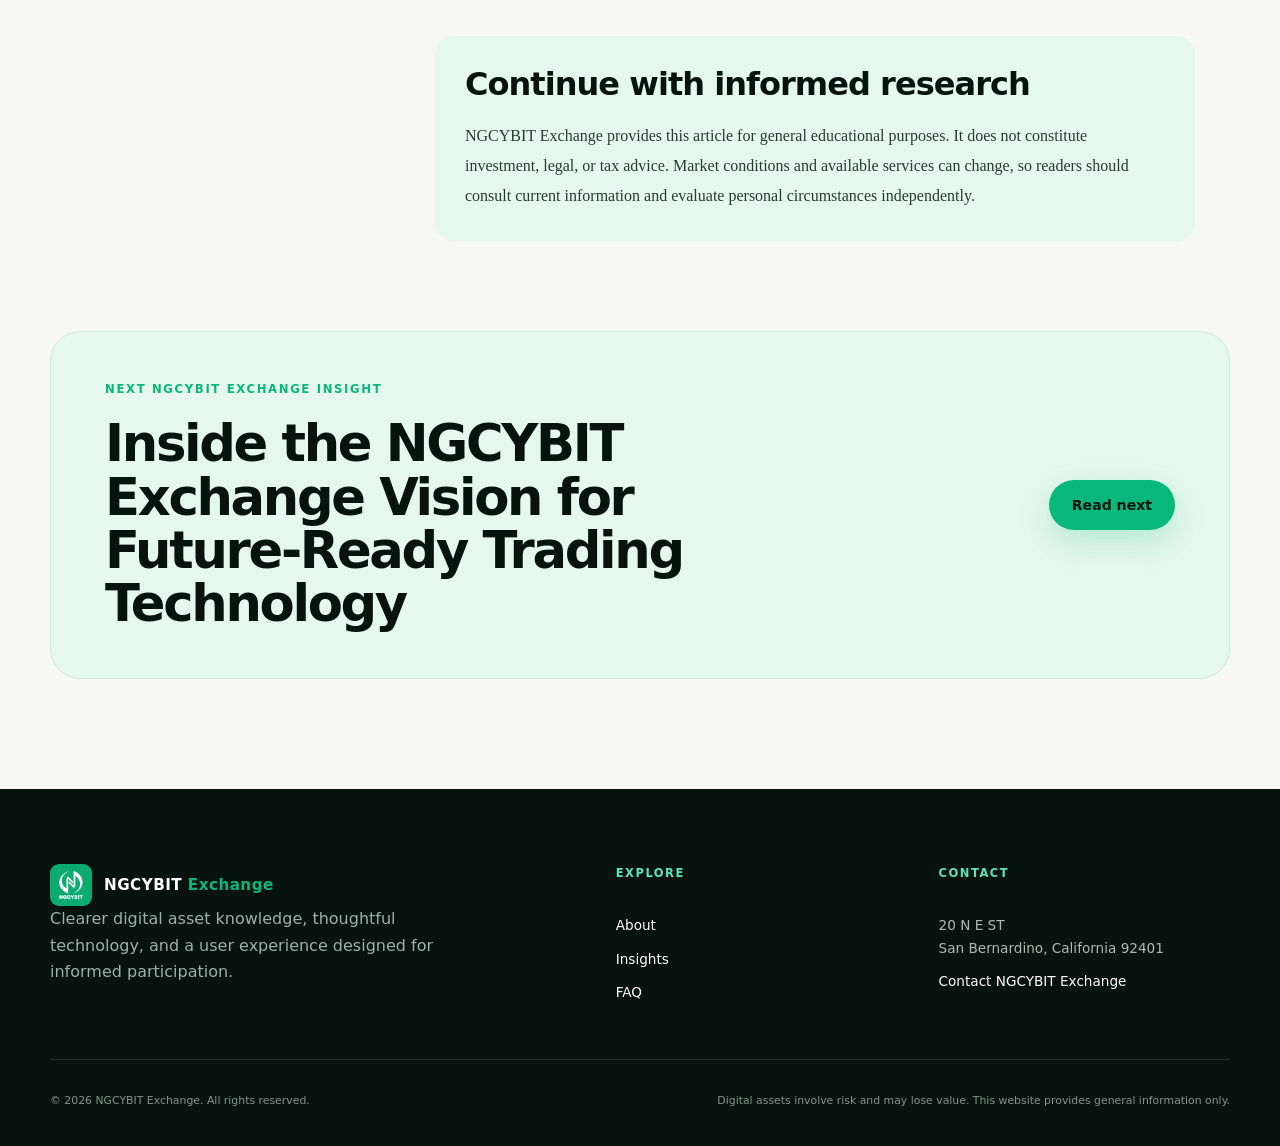
<file: insights/market-education-for-beginners.html>
<!doctype html><html lang="en"><head>
    <meta charset="utf-8"><meta name="viewport" content="width=device-width, initial-scale=1">
    <title>NGCYBIT Exchange Market Education: A Practical Starting Point for Beginners | NGCYBIT Exchange Insights</title><meta name="description" content="A beginner-friendly NGCYBIT Exchange guide to markets, order types, liquidity, volatility, personal planning, records, and responsible learning.">
    <link rel="canonical" href="https://NGCYBITOfficial.github.io/insights/market-education-for-beginners.html"><link rel="icon" type="image/png" href="../assets/images/LOGO.png">
    <meta property="og:type" content="article"><meta property="og:title" content="NGCYBIT Exchange Market Education: A Practical Starting Point for Beginners | NGCYBIT Exchange Insights"><meta property="og:description" content="A beginner-friendly NGCYBIT Exchange guide to markets, order types, liquidity, volatility, personal planning, records, and responsible learning."><meta property="og:url" content="https://NGCYBITOfficial.github.io/insights/market-education-for-beginners.html"><meta property="og:image" content="https://NGCYBITOfficial.github.io/assets/images/LOGO3.jpg">
    <meta name="twitter:card" content="summary_large_image"><meta name="theme-color" content="#07130f">
    <link rel="stylesheet" href="../css/style.css"><script type="application/ld+json">{"@context": "https://schema.org", "@type": "Article", "headline": "NGCYBIT Exchange Market Education: A Practical Starting Point for Beginners", "description": "A beginner-friendly NGCYBIT Exchange guide to markets, order types, liquidity, volatility, personal planning, records, and responsible learning.", "datePublished": "2026-10-09", "dateModified": "2026-10-09", "author": {"@type": "Organization", "name": "NGCYBIT Exchange"}, "publisher": {"@type": "Organization", "name": "NGCYBIT Exchange", "logo": {"@type": "ImageObject", "url": "https://NGCYBITOfficial.github.io/assets/images/LOGO.png"}}, "mainEntityOfPage": "https://NGCYBITOfficial.github.io/insights/market-education-for-beginners.html", "image": "https://NGCYBITOfficial.github.io/assets/images/13.jpg"}</script></head><body>
    <a class="skip-link" href="#main">Skip to content</a><header class="site-header" data-header>
      <div class="container nav-wrap">
        <a class="brand" href="../index.html" aria-label="NGCYBIT Exchange home"><img src="../assets/images/LOGO.png" alt="NGCYBIT Exchange logo"><span>NGCYBIT <b>Exchange</b></span></a>
        <button class="nav-toggle" aria-expanded="false" aria-controls="site-nav"><span></span><span></span><span></span><span class="sr-only">Menu</span></button>
        <nav id="site-nav" class="site-nav" aria-label="Primary navigation">
          <a href="../index.html">Home</a><a href="../about.html">About</a><a href="../insights.html">Insights</a><a href="../faq.html">FAQ</a><a href="../contact.html" class="nav-cta">Contact</a>
        </nav>
      </div>
    </header>
        <main id="main"><article class="longform"><header class="article-hero"><div class="container article-title reveal"><a class="back-link" href="../insights.html">← All NGCYBIT Exchange Insights</a><p class="eyebrow">Education · 10 min read</p><h1>NGCYBIT Exchange Market Education: A Practical Starting Point for Beginners</h1><p class="article-deck">A beginner-friendly NGCYBIT Exchange guide to markets, order types, liquidity, volatility, personal planning, records, and responsible learning.</p><div class="article-byline"><span>NGCYBIT Exchange Editorial</span><time datetime="2026-10-09">October 9, 2026</time></div></div><div class="container article-cover reveal"><img src="../assets/images/13.jpg" alt="Editorial illustration for NGCYBIT Exchange Market Education: A Practical Starting Point for Beginners"></div></header><div class="container article-layout"><aside class="article-aside"><p>In this guide</p><ol><li><a href="#section-1">Begin with concepts, not predictions</a></li><li><a href="#section-2">Understand the trading pair</a></li><li><a href="#section-3">Learn what the order book represents</a></li><li><a href="#section-4">Compare market and limit instructions</a></li><li><a href="#section-5">Treat volatility as a condition, not an opportunity slogan</a></li><li><a href="#section-6">Build a personal risk framework</a></li><li><a href="#section-7">Separate research from social momentum</a></li><li><a href="#section-8">Use a journal and account records</a></li><li><a href="#section-9">Progress through small, verifiable steps</a></li><li><a href="#section-10">Define what responsible participation means</a></li></ol><div class="aside-note">General information only. Digital assets involve risk and may lose value.</div></aside><div class="article-body"><section id="section-1"><h2>Begin with concepts, not predictions</h2><p>New participants often enter digital asset markets by searching for the next price move. A more durable beginning is to understand how the market and the chosen platform work. NGCYBIT Exchange market education starts with basic concepts: assets trade in pairs, prices emerge from buying and selling interest, orders express instructions, and every decision carries uncertainty. This foundation is less exciting than a prediction, but it remains useful across different market conditions. It also gives beginners a way to assess claims made by commentators. If a claim ignores liquidity, timing, fees, or risk, the missing context matters. Education helps a person recognize those gaps before acting.</p></section><section id="section-2"><h2>Understand the trading pair</h2><p>A trading pair shows how one asset is valued in relation to another. On NGCYBIT Exchange, a user should read both symbols carefully and understand which asset is being acquired and which asset is being used to pay. This sounds elementary, yet pair confusion can lead to an unintended position. Different pairs for the same asset may have different liquidity and price behavior. A beginner should also distinguish the quoted market price from the amount ultimately received after execution conditions and applicable costs. Learning to read a pair is the first step toward reading the broader market screen with confidence.</p></section><section id="section-3"><h2>Learn what the order book represents</h2><p>An order book organizes current buying and selling interest at different price levels. NGCYBIT Exchange can present this information visually, but a beginner still needs to understand that the book changes as participants add, cancel, or fill orders. The visible quantity at one moment is not a permanent promise of future liquidity. A gap between buying and selling prices is called the spread, and its size can affect transaction cost. Depth can also influence how much the average execution price changes for a larger instruction. Beginners do not need to master advanced microstructure immediately, but they should know that the latest displayed price is only one part of the market.</p></section><section id="section-4"><h2>Compare market and limit instructions</h2><p>A market instruction generally seeks execution against available interest, while a limit instruction sets a price boundary. NGCYBIT Exchange educational material can show how these choices create different trade-offs. A market instruction may complete quickly, but the final average price can differ from the most recent display when liquidity is limited or prices move. A limit instruction gives price control, yet it may fill only partly or not at all. Neither type is automatically better. The appropriate choice depends on what the user prioritizes, the market conditions, and the size of the intended action. Beginners should practice reading confirmation details before using either.</p></section><section id="section-5"><h2>Treat volatility as a condition, not an opportunity slogan</h2><p>Digital asset prices can change substantially over short periods. NGCYBIT Exchange explains volatility as a market condition that affects risk, execution, and emotional decision-making. Rapid movement can create potential opportunities, but it also increases the chance of loss and poor execution. Beginners should avoid interpreting volatility as evidence that they need to act immediately. A written plan can define what information must be reviewed, how much exposure is acceptable, and which conditions would lead to no action. Waiting is also a decision. The goal of education is to make choices more deliberate, not to increase the number of trades.</p></section><section id="section-6"><h2>Build a personal risk framework</h2><p>Before placing an order on NGCYBIT Exchange, a beginner should decide what loss would be financially and emotionally manageable. Funds needed for living expenses or near-term obligations are poorly suited to highly volatile exposure. Position size, concentration, time horizon, and the purpose of the activity all belong in the same framework. Some users may choose only to observe and learn, which can be a sensible stage. A risk framework does not guarantee a good result; it limits the chance that one decision creates disproportionate harm. Writing the framework down makes it easier to compare future behavior with the original intention.</p></section><section id="section-7"><h2>Separate research from social momentum</h2><p>Online discussion can introduce useful ideas, but popularity is not evidence of quality. NGCYBIT Exchange encourages users to compare claims with primary project information, market data, and their own risk criteria. Beginners should ask who created the information, what incentive may shape it, whether important risks are omitted, and whether the claim can be independently checked. Urgent language and guaranteed-return language deserve particular skepticism. Community sentiment can change faster than a project's underlying conditions. A research process slows the transition from attention to action and helps the user record why an asset was considered in the first place.</p></section><section id="section-8"><h2>Use a journal and account records</h2><p>A simple journal can turn activity on NGCYBIT Exchange into a learning process. Before an action, the user records the reason, intended size, relevant risks, and conditions that would invalidate the idea. Afterward, the user compares the plan with the actual outcome and account record. The most valuable finding may be behavioral: perhaps the user acted because of urgency, changed size without analysis, or ignored a predefined condition. A journal does not need to be public or elaborate. Consistency matters more than format. Over time, written observations can reveal patterns that memory tends to edit or forget.</p></section><section id="section-9"><h2>Progress through small, verifiable steps</h2><p>Beginners learn more effectively when each step has a clear purpose. On NGCYBIT Exchange, a sensible sequence is to study the public materials, understand account protection, learn the market interface, observe price and order behavior, and only then consider whether a small action fits the personal plan. Each stage creates a question for the next one. Rushing through setup can leave gaps that appear later during a stressful moment. Small steps also make mistakes easier to identify and correct. Education is not a gate that someone passes once; it is a repeated process of learning, testing understanding, and adjusting behavior.</p></section><section id="section-10"><h2>Define what responsible participation means</h2><p>Responsible participation on NGCYBIT Exchange means knowing that access to a market is not a recommendation to use every feature or trade every asset. It includes protecting the account, reading current information, recognizing uncertainty, choosing a manageable level of exposure, and seeking qualified advice when personal legal, tax, or financial questions arise. Beginners should be comfortable saying that they do not yet understand a product. The ability to pause is a form of skill. A good educational environment gives users enough information to make that pause meaningful and enough structure to continue learning when they are ready.</p></section><div class="article-disclosure"><h2>Continue with informed research</h2><p>NGCYBIT Exchange provides this article for general educational purposes. It does not constitute investment, legal, or tax advice. Market conditions and available services can change, so readers should consult current information and evaluate personal circumstances independently.</p></div></div></div></article><section class="section next-read"><div class="container experience-banner"><div><p class="eyebrow">Next NGCYBIT Exchange insight</p><h2>Inside the NGCYBIT Exchange Vision for Future-Ready Trading Technology</h2></div><a class="button primary" href="future-ready-exchange-technology.html">Read next</a></div></section></main><footer class="site-footer">
      <div class="container footer-grid">
        <div><a class="brand footer-brand" href="../index.html"><img src="../assets/images/LOGO3.jpg" alt="NGCYBIT Exchange logo"><span>NGCYBIT <b>Exchange</b></span></a><p>Clearer digital asset knowledge, thoughtful technology, and a user experience designed for informed participation.</p></div>
        <div><h2>Explore</h2><a href="../about.html">About</a><a href="../insights.html">Insights</a><a href="../faq.html">FAQ</a></div>
        <div><h2>Contact</h2><p>20 N E ST<br>San Bernardino, California 92401</p><a href="../contact.html">Contact NGCYBIT Exchange</a></div>
      </div>
      <div class="container footer-bottom"><p>© <span data-year>2026</span> NGCYBIT Exchange. All rights reserved.</p><p>Digital assets involve risk and may lose value. This website provides general information only.</p></div>
    </footer><script src="../js/main.js" defer></script></body></html>
</file>
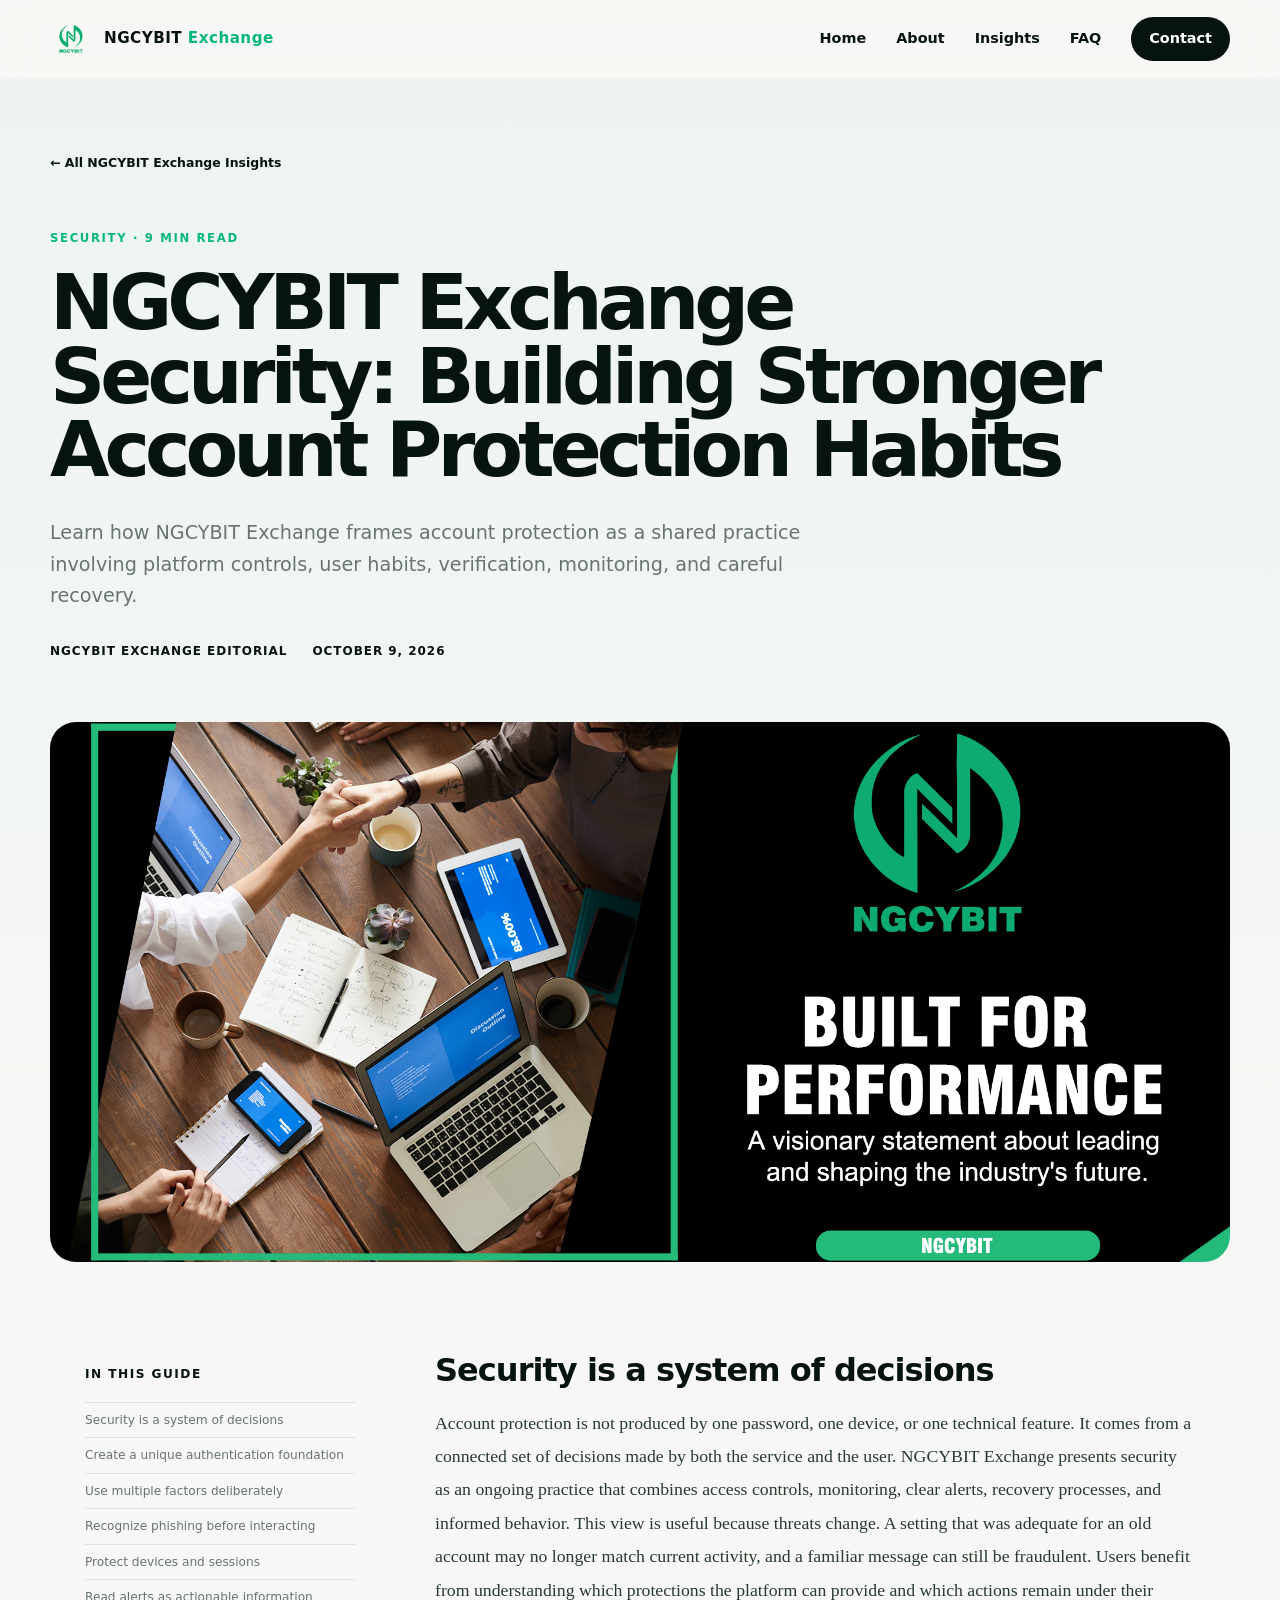
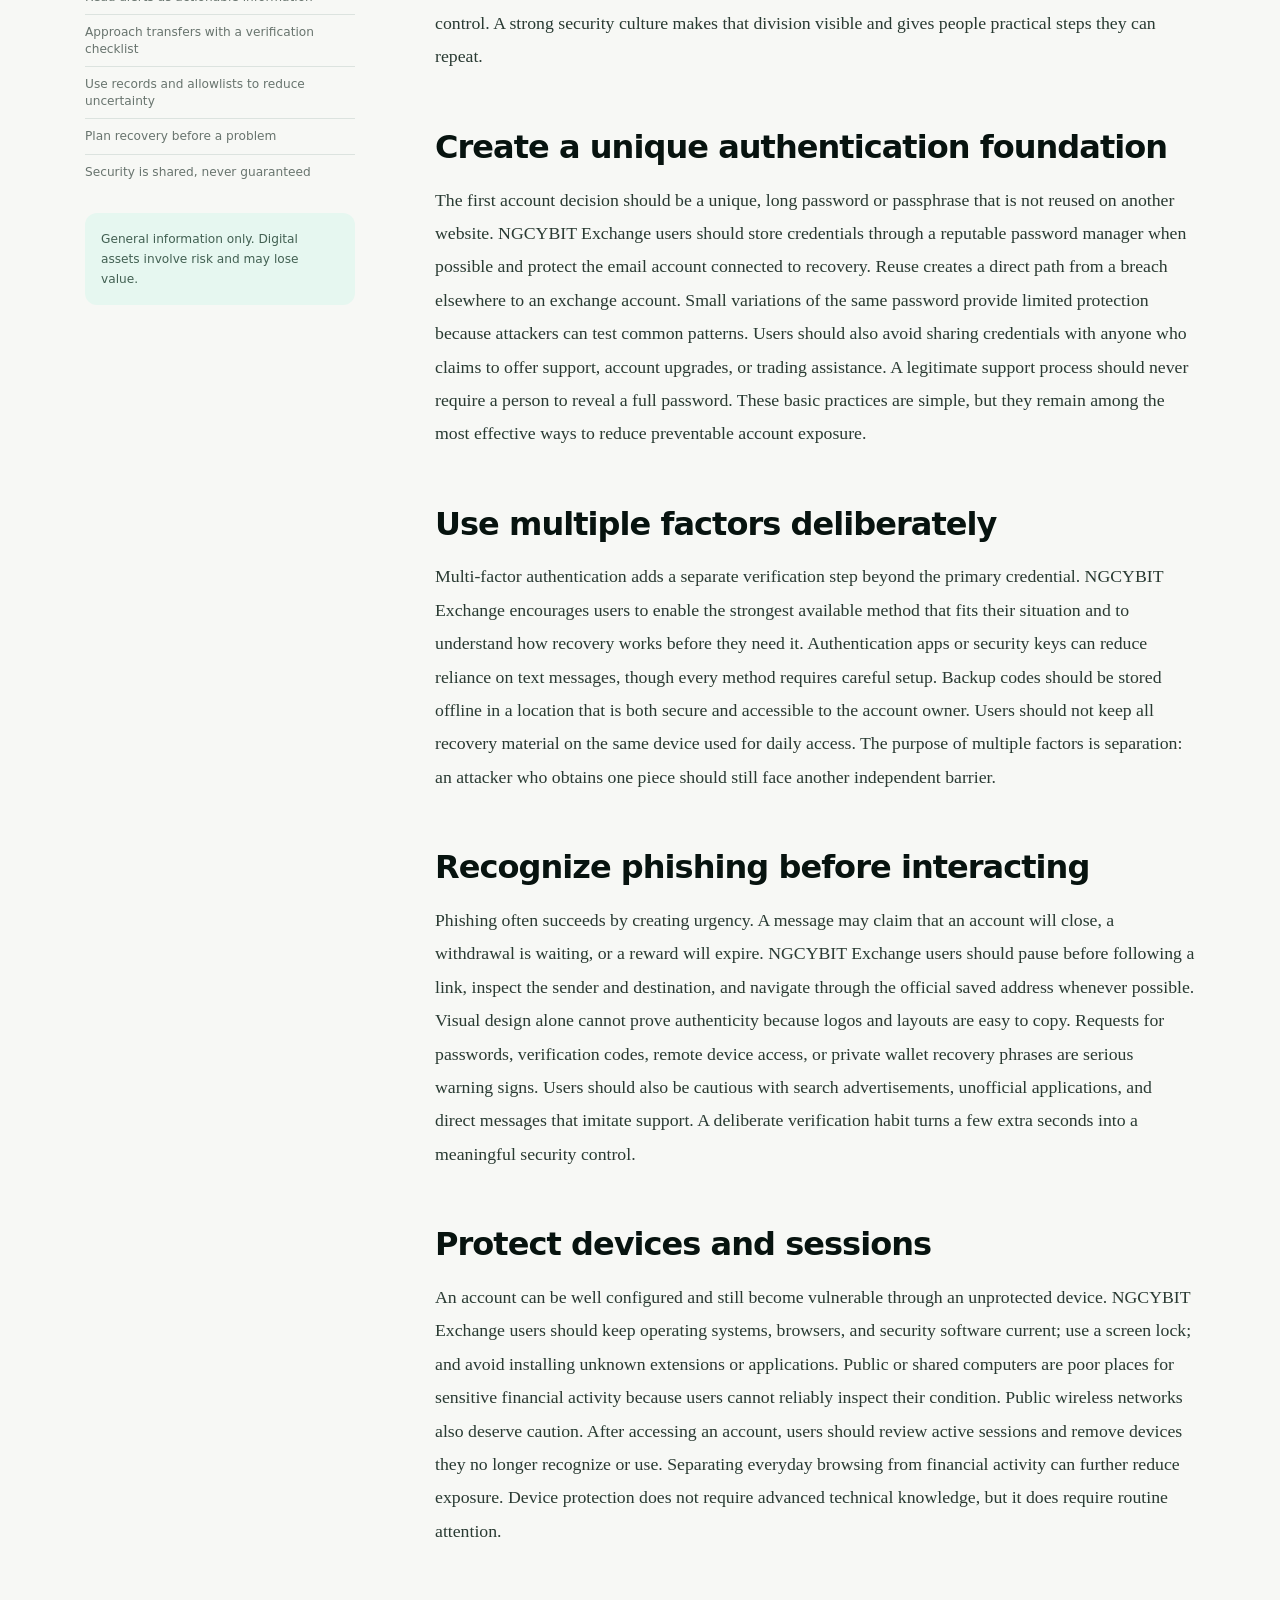
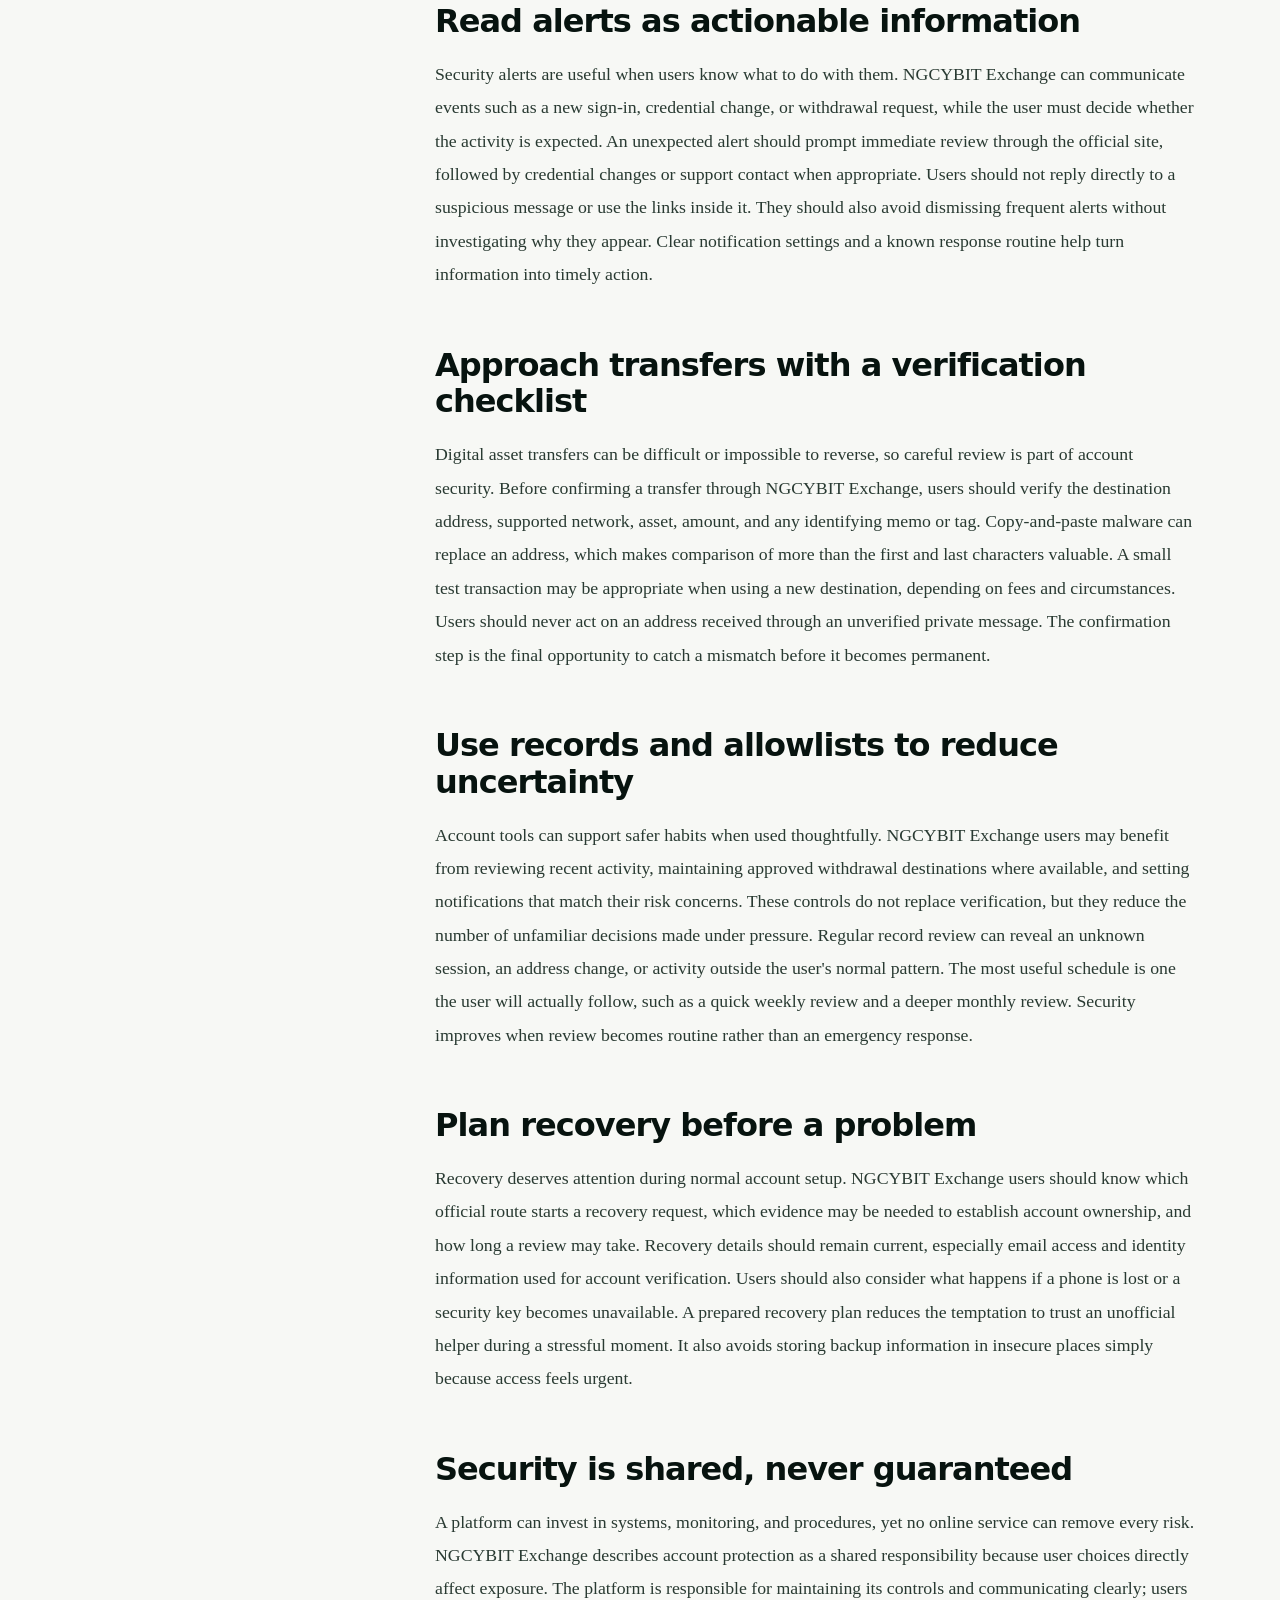
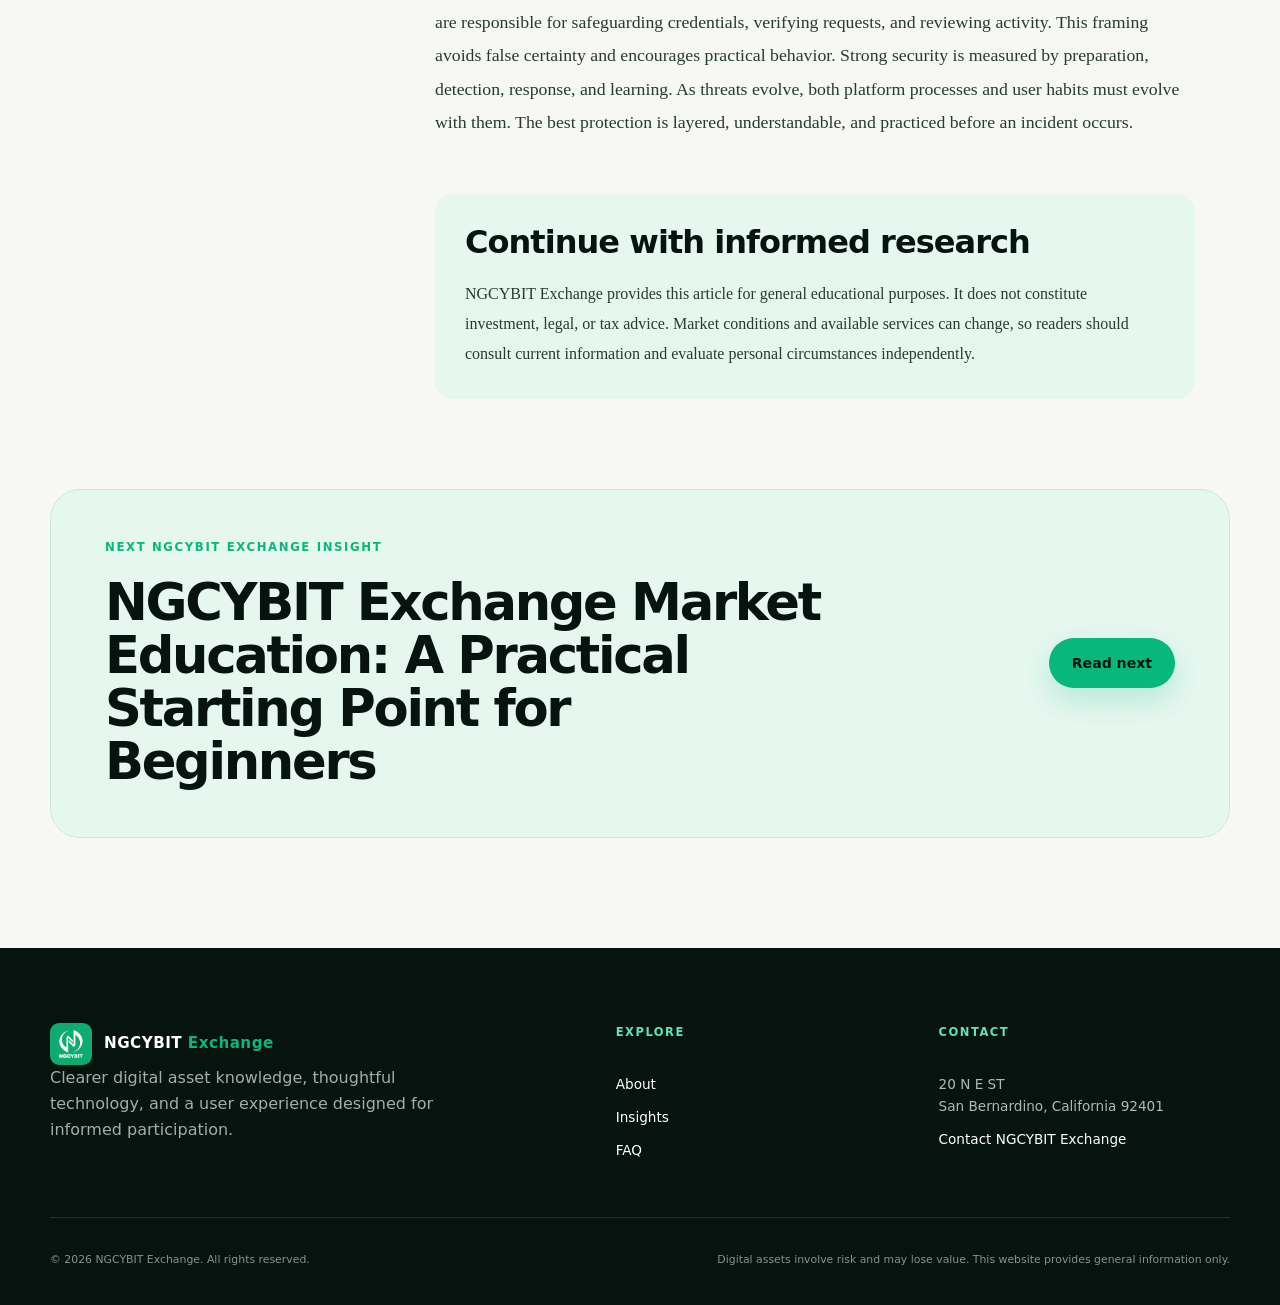
<file: insights/security-and-account-protection.html>
<!doctype html><html lang="en"><head>
    <meta charset="utf-8"><meta name="viewport" content="width=device-width, initial-scale=1">
    <title>NGCYBIT Exchange Security: Building Stronger Account Protection Habits | NGCYBIT Exchange Insights</title><meta name="description" content="Learn how NGCYBIT Exchange frames account protection as a shared practice involving platform controls, user habits, verification, monitoring, and careful recovery.">
    <link rel="canonical" href="https://NGCYBITOfficial.github.io/insights/security-and-account-protection.html"><link rel="icon" type="image/png" href="../assets/images/LOGO.png">
    <meta property="og:type" content="article"><meta property="og:title" content="NGCYBIT Exchange Security: Building Stronger Account Protection Habits | NGCYBIT Exchange Insights"><meta property="og:description" content="Learn how NGCYBIT Exchange frames account protection as a shared practice involving platform controls, user habits, verification, monitoring, and careful recovery."><meta property="og:url" content="https://NGCYBITOfficial.github.io/insights/security-and-account-protection.html"><meta property="og:image" content="https://NGCYBITOfficial.github.io/assets/images/LOGO3.jpg">
    <meta name="twitter:card" content="summary_large_image"><meta name="theme-color" content="#07130f">
    <link rel="stylesheet" href="../css/style.css"><script type="application/ld+json">{"@context": "https://schema.org", "@type": "Article", "headline": "NGCYBIT Exchange Security: Building Stronger Account Protection Habits", "description": "Learn how NGCYBIT Exchange frames account protection as a shared practice involving platform controls, user habits, verification, monitoring, and careful recovery.", "datePublished": "2026-10-09", "dateModified": "2026-10-09", "author": {"@type": "Organization", "name": "NGCYBIT Exchange"}, "publisher": {"@type": "Organization", "name": "NGCYBIT Exchange", "logo": {"@type": "ImageObject", "url": "https://NGCYBITOfficial.github.io/assets/images/LOGO.png"}}, "mainEntityOfPage": "https://NGCYBITOfficial.github.io/insights/security-and-account-protection.html", "image": "https://NGCYBITOfficial.github.io/assets/images/12.jpg"}</script></head><body>
    <a class="skip-link" href="#main">Skip to content</a><header class="site-header" data-header>
      <div class="container nav-wrap">
        <a class="brand" href="../index.html" aria-label="NGCYBIT Exchange home"><img src="../assets/images/LOGO.png" alt="NGCYBIT Exchange logo"><span>NGCYBIT <b>Exchange</b></span></a>
        <button class="nav-toggle" aria-expanded="false" aria-controls="site-nav"><span></span><span></span><span></span><span class="sr-only">Menu</span></button>
        <nav id="site-nav" class="site-nav" aria-label="Primary navigation">
          <a href="../index.html">Home</a><a href="../about.html">About</a><a href="../insights.html">Insights</a><a href="../faq.html">FAQ</a><a href="../contact.html" class="nav-cta">Contact</a>
        </nav>
      </div>
    </header>
        <main id="main"><article class="longform"><header class="article-hero"><div class="container article-title reveal"><a class="back-link" href="../insights.html">← All NGCYBIT Exchange Insights</a><p class="eyebrow">Security · 9 min read</p><h1>NGCYBIT Exchange Security: Building Stronger Account Protection Habits</h1><p class="article-deck">Learn how NGCYBIT Exchange frames account protection as a shared practice involving platform controls, user habits, verification, monitoring, and careful recovery.</p><div class="article-byline"><span>NGCYBIT Exchange Editorial</span><time datetime="2026-10-09">October 9, 2026</time></div></div><div class="container article-cover reveal"><img src="../assets/images/12.jpg" alt="Editorial illustration for NGCYBIT Exchange Security: Building Stronger Account Protection Habits"></div></header><div class="container article-layout"><aside class="article-aside"><p>In this guide</p><ol><li><a href="#section-1">Security is a system of decisions</a></li><li><a href="#section-2">Create a unique authentication foundation</a></li><li><a href="#section-3">Use multiple factors deliberately</a></li><li><a href="#section-4">Recognize phishing before interacting</a></li><li><a href="#section-5">Protect devices and sessions</a></li><li><a href="#section-6">Read alerts as actionable information</a></li><li><a href="#section-7">Approach transfers with a verification checklist</a></li><li><a href="#section-8">Use records and allowlists to reduce uncertainty</a></li><li><a href="#section-9">Plan recovery before a problem</a></li><li><a href="#section-10">Security is shared, never guaranteed</a></li></ol><div class="aside-note">General information only. Digital assets involve risk and may lose value.</div></aside><div class="article-body"><section id="section-1"><h2>Security is a system of decisions</h2><p>Account protection is not produced by one password, one device, or one technical feature. It comes from a connected set of decisions made by both the service and the user. NGCYBIT Exchange presents security as an ongoing practice that combines access controls, monitoring, clear alerts, recovery processes, and informed behavior. This view is useful because threats change. A setting that was adequate for an old account may no longer match current activity, and a familiar message can still be fraudulent. Users benefit from understanding which protections the platform can provide and which actions remain under their control. A strong security culture makes that division visible and gives people practical steps they can repeat.</p></section><section id="section-2"><h2>Create a unique authentication foundation</h2><p>The first account decision should be a unique, long password or passphrase that is not reused on another website. NGCYBIT Exchange users should store credentials through a reputable password manager when possible and protect the email account connected to recovery. Reuse creates a direct path from a breach elsewhere to an exchange account. Small variations of the same password provide limited protection because attackers can test common patterns. Users should also avoid sharing credentials with anyone who claims to offer support, account upgrades, or trading assistance. A legitimate support process should never require a person to reveal a full password. These basic practices are simple, but they remain among the most effective ways to reduce preventable account exposure.</p></section><section id="section-3"><h2>Use multiple factors deliberately</h2><p>Multi-factor authentication adds a separate verification step beyond the primary credential. NGCYBIT Exchange encourages users to enable the strongest available method that fits their situation and to understand how recovery works before they need it. Authentication apps or security keys can reduce reliance on text messages, though every method requires careful setup. Backup codes should be stored offline in a location that is both secure and accessible to the account owner. Users should not keep all recovery material on the same device used for daily access. The purpose of multiple factors is separation: an attacker who obtains one piece should still face another independent barrier.</p></section><section id="section-4"><h2>Recognize phishing before interacting</h2><p>Phishing often succeeds by creating urgency. A message may claim that an account will close, a withdrawal is waiting, or a reward will expire. NGCYBIT Exchange users should pause before following a link, inspect the sender and destination, and navigate through the official saved address whenever possible. Visual design alone cannot prove authenticity because logos and layouts are easy to copy. Requests for passwords, verification codes, remote device access, or private wallet recovery phrases are serious warning signs. Users should also be cautious with search advertisements, unofficial applications, and direct messages that imitate support. A deliberate verification habit turns a few extra seconds into a meaningful security control.</p></section><section id="section-5"><h2>Protect devices and sessions</h2><p>An account can be well configured and still become vulnerable through an unprotected device. NGCYBIT Exchange users should keep operating systems, browsers, and security software current; use a screen lock; and avoid installing unknown extensions or applications. Public or shared computers are poor places for sensitive financial activity because users cannot reliably inspect their condition. Public wireless networks also deserve caution. After accessing an account, users should review active sessions and remove devices they no longer recognize or use. Separating everyday browsing from financial activity can further reduce exposure. Device protection does not require advanced technical knowledge, but it does require routine attention.</p></section><section id="section-6"><h2>Read alerts as actionable information</h2><p>Security alerts are useful when users know what to do with them. NGCYBIT Exchange can communicate events such as a new sign-in, credential change, or withdrawal request, while the user must decide whether the activity is expected. An unexpected alert should prompt immediate review through the official site, followed by credential changes or support contact when appropriate. Users should not reply directly to a suspicious message or use the links inside it. They should also avoid dismissing frequent alerts without investigating why they appear. Clear notification settings and a known response routine help turn information into timely action.</p></section><section id="section-7"><h2>Approach transfers with a verification checklist</h2><p>Digital asset transfers can be difficult or impossible to reverse, so careful review is part of account security. Before confirming a transfer through NGCYBIT Exchange, users should verify the destination address, supported network, asset, amount, and any identifying memo or tag. Copy-and-paste malware can replace an address, which makes comparison of more than the first and last characters valuable. A small test transaction may be appropriate when using a new destination, depending on fees and circumstances. Users should never act on an address received through an unverified private message. The confirmation step is the final opportunity to catch a mismatch before it becomes permanent.</p></section><section id="section-8"><h2>Use records and allowlists to reduce uncertainty</h2><p>Account tools can support safer habits when used thoughtfully. NGCYBIT Exchange users may benefit from reviewing recent activity, maintaining approved withdrawal destinations where available, and setting notifications that match their risk concerns. These controls do not replace verification, but they reduce the number of unfamiliar decisions made under pressure. Regular record review can reveal an unknown session, an address change, or activity outside the user's normal pattern. The most useful schedule is one the user will actually follow, such as a quick weekly review and a deeper monthly review. Security improves when review becomes routine rather than an emergency response.</p></section><section id="section-9"><h2>Plan recovery before a problem</h2><p>Recovery deserves attention during normal account setup. NGCYBIT Exchange users should know which official route starts a recovery request, which evidence may be needed to establish account ownership, and how long a review may take. Recovery details should remain current, especially email access and identity information used for account verification. Users should also consider what happens if a phone is lost or a security key becomes unavailable. A prepared recovery plan reduces the temptation to trust an unofficial helper during a stressful moment. It also avoids storing backup information in insecure places simply because access feels urgent.</p></section><section id="section-10"><h2>Security is shared, never guaranteed</h2><p>A platform can invest in systems, monitoring, and procedures, yet no online service can remove every risk. NGCYBIT Exchange describes account protection as a shared responsibility because user choices directly affect exposure. The platform is responsible for maintaining its controls and communicating clearly; users are responsible for safeguarding credentials, verifying requests, and reviewing activity. This framing avoids false certainty and encourages practical behavior. Strong security is measured by preparation, detection, response, and learning. As threats evolve, both platform processes and user habits must evolve with them. The best protection is layered, understandable, and practiced before an incident occurs.</p></section><div class="article-disclosure"><h2>Continue with informed research</h2><p>NGCYBIT Exchange provides this article for general educational purposes. It does not constitute investment, legal, or tax advice. Market conditions and available services can change, so readers should consult current information and evaluate personal circumstances independently.</p></div></div></div></article><section class="section next-read"><div class="container experience-banner"><div><p class="eyebrow">Next NGCYBIT Exchange insight</p><h2>NGCYBIT Exchange Market Education: A Practical Starting Point for Beginners</h2></div><a class="button primary" href="market-education-for-beginners.html">Read next</a></div></section></main><footer class="site-footer">
      <div class="container footer-grid">
        <div><a class="brand footer-brand" href="../index.html"><img src="../assets/images/LOGO3.jpg" alt="NGCYBIT Exchange logo"><span>NGCYBIT <b>Exchange</b></span></a><p>Clearer digital asset knowledge, thoughtful technology, and a user experience designed for informed participation.</p></div>
        <div><h2>Explore</h2><a href="../about.html">About</a><a href="../insights.html">Insights</a><a href="../faq.html">FAQ</a></div>
        <div><h2>Contact</h2><p>20 N E ST<br>San Bernardino, California 92401</p><a href="../contact.html">Contact NGCYBIT Exchange</a></div>
      </div>
      <div class="container footer-bottom"><p>© <span data-year>2026</span> NGCYBIT Exchange. All rights reserved.</p><p>Digital assets involve risk and may lose value. This website provides general information only.</p></div>
    </footer><script src="../js/main.js" defer></script></body></html>
</file>
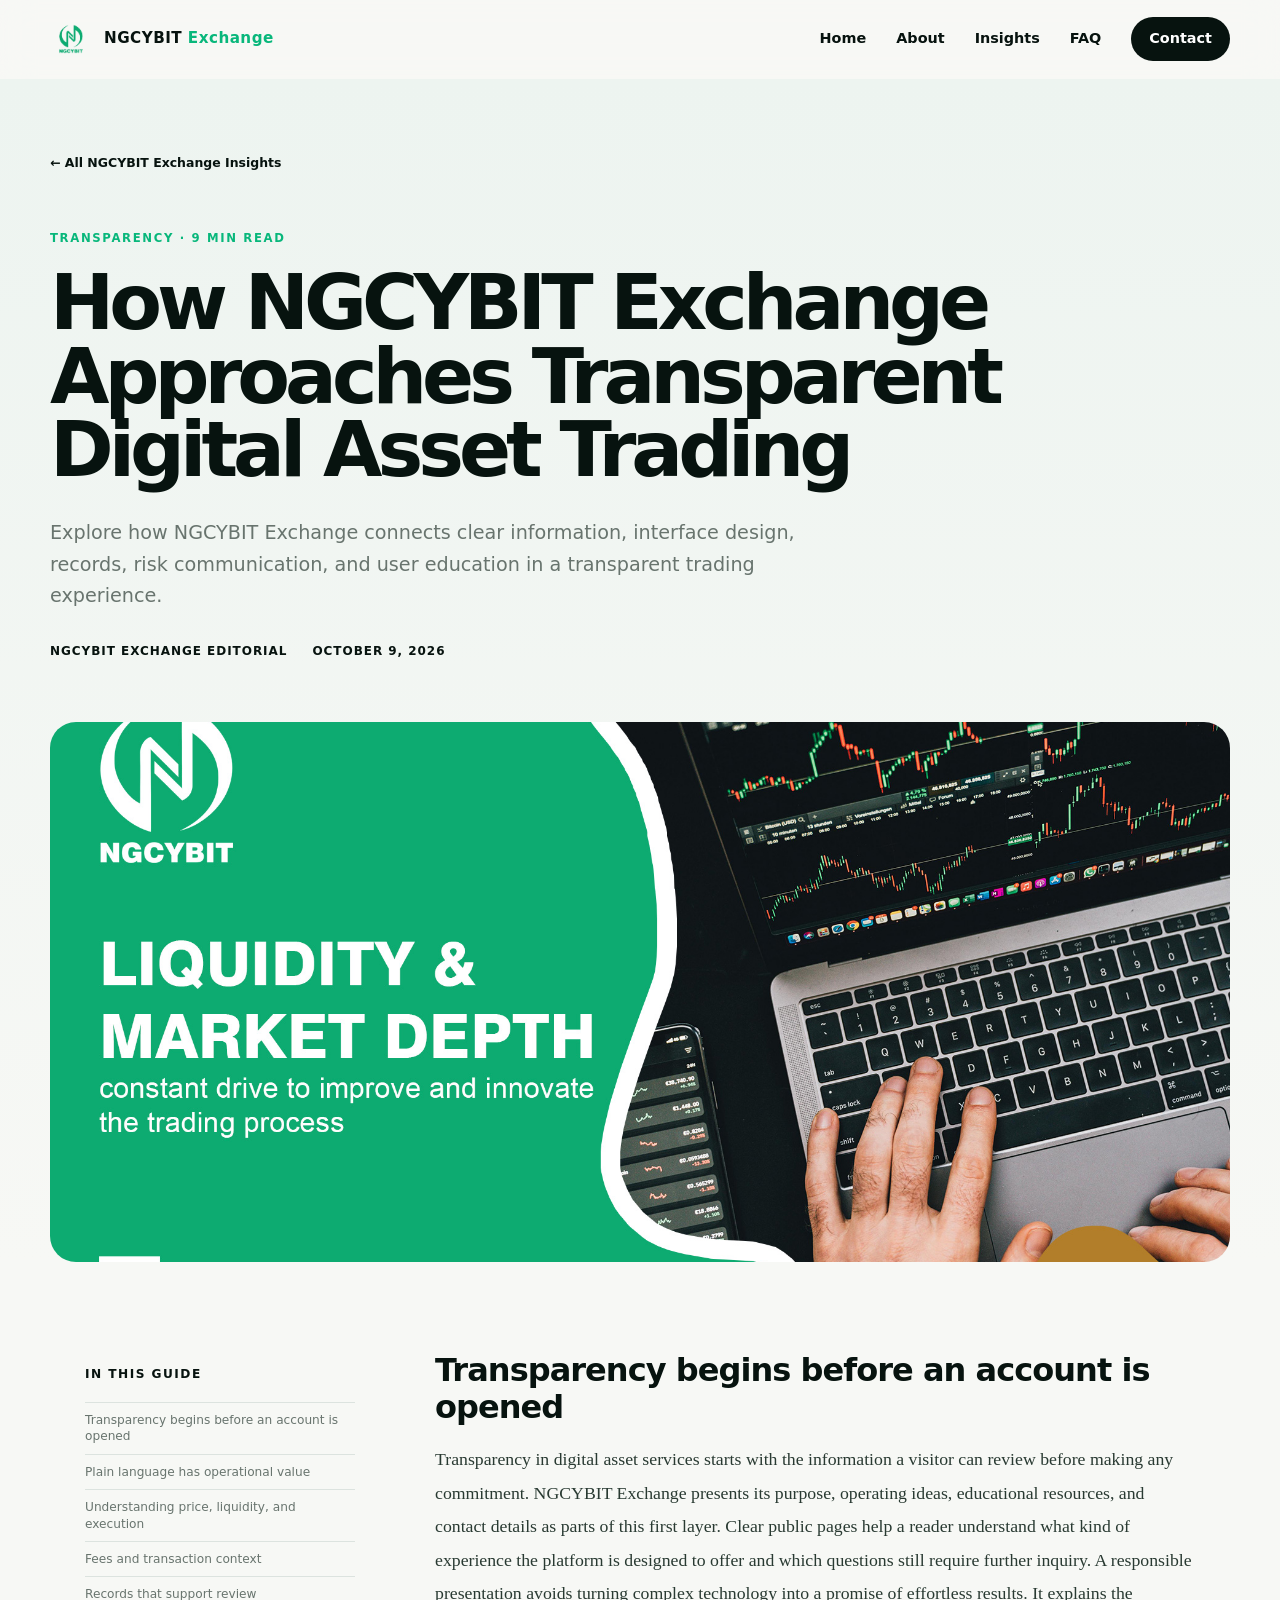
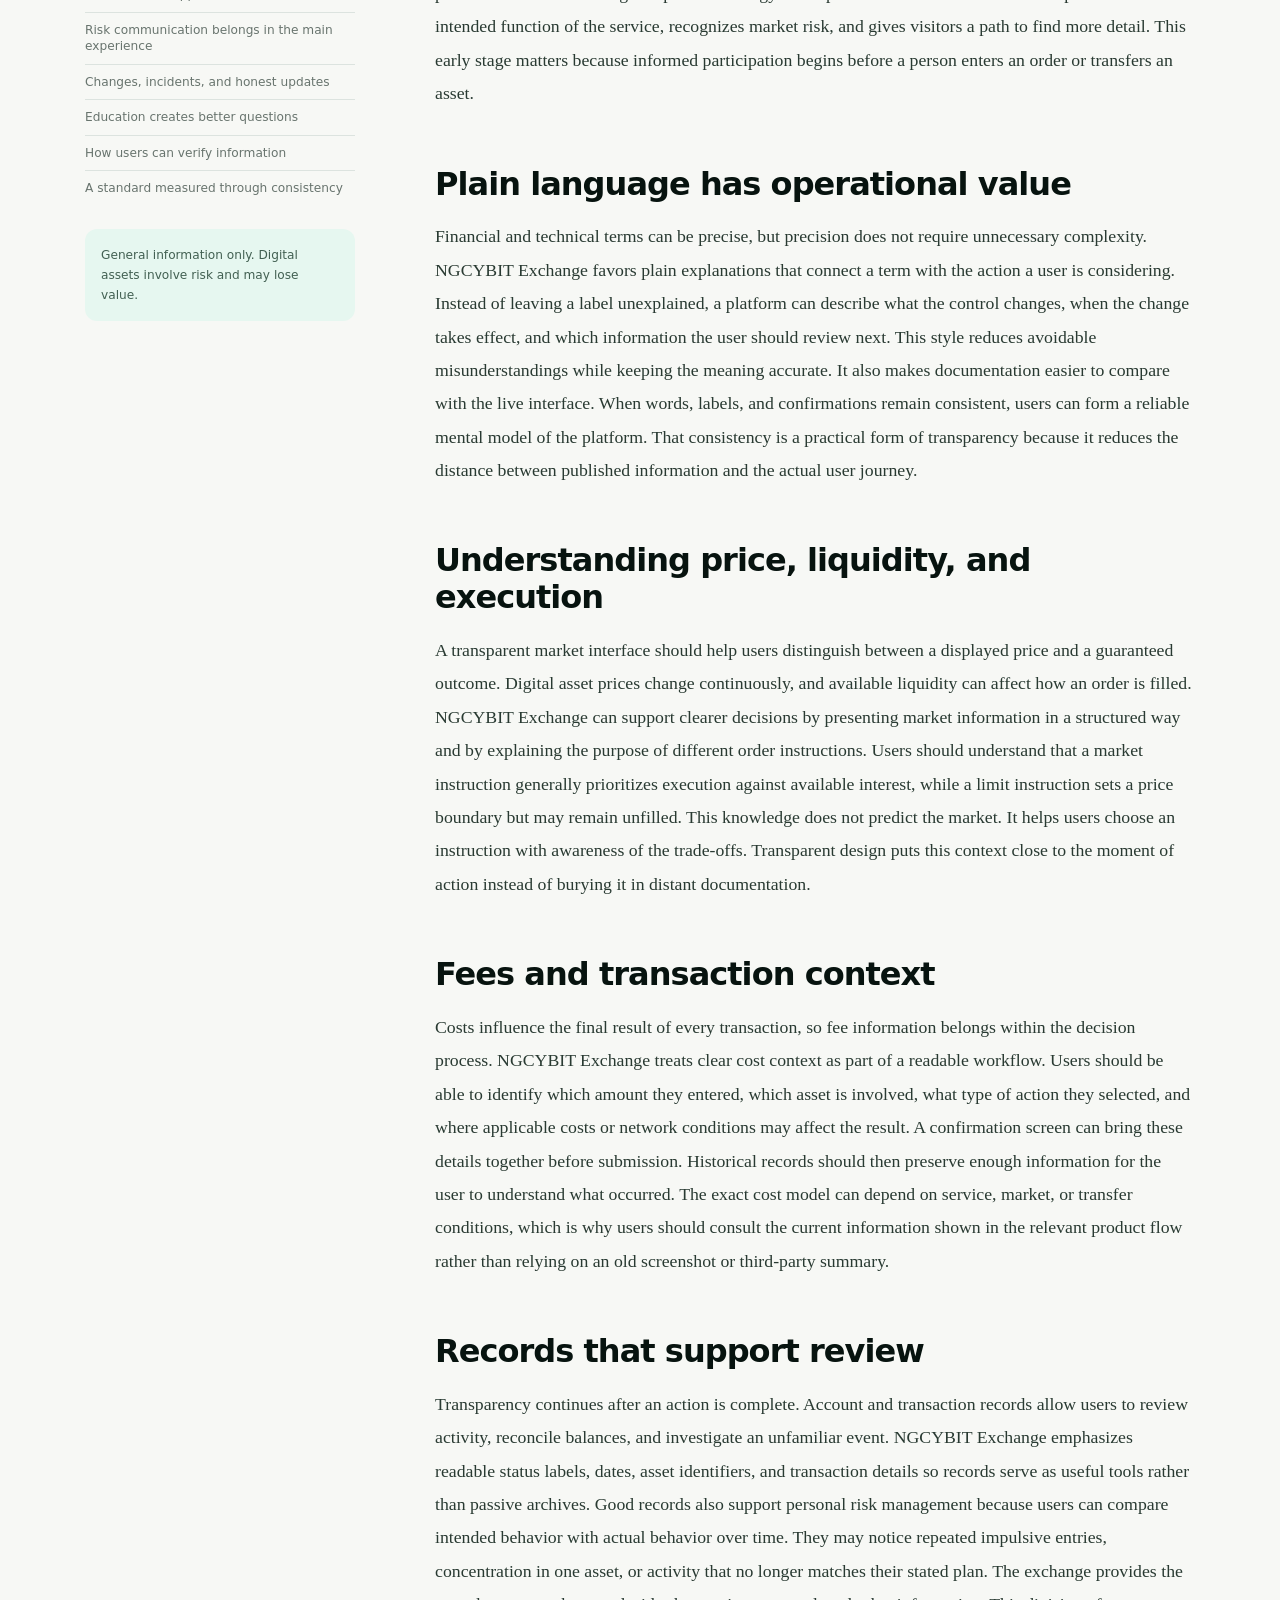
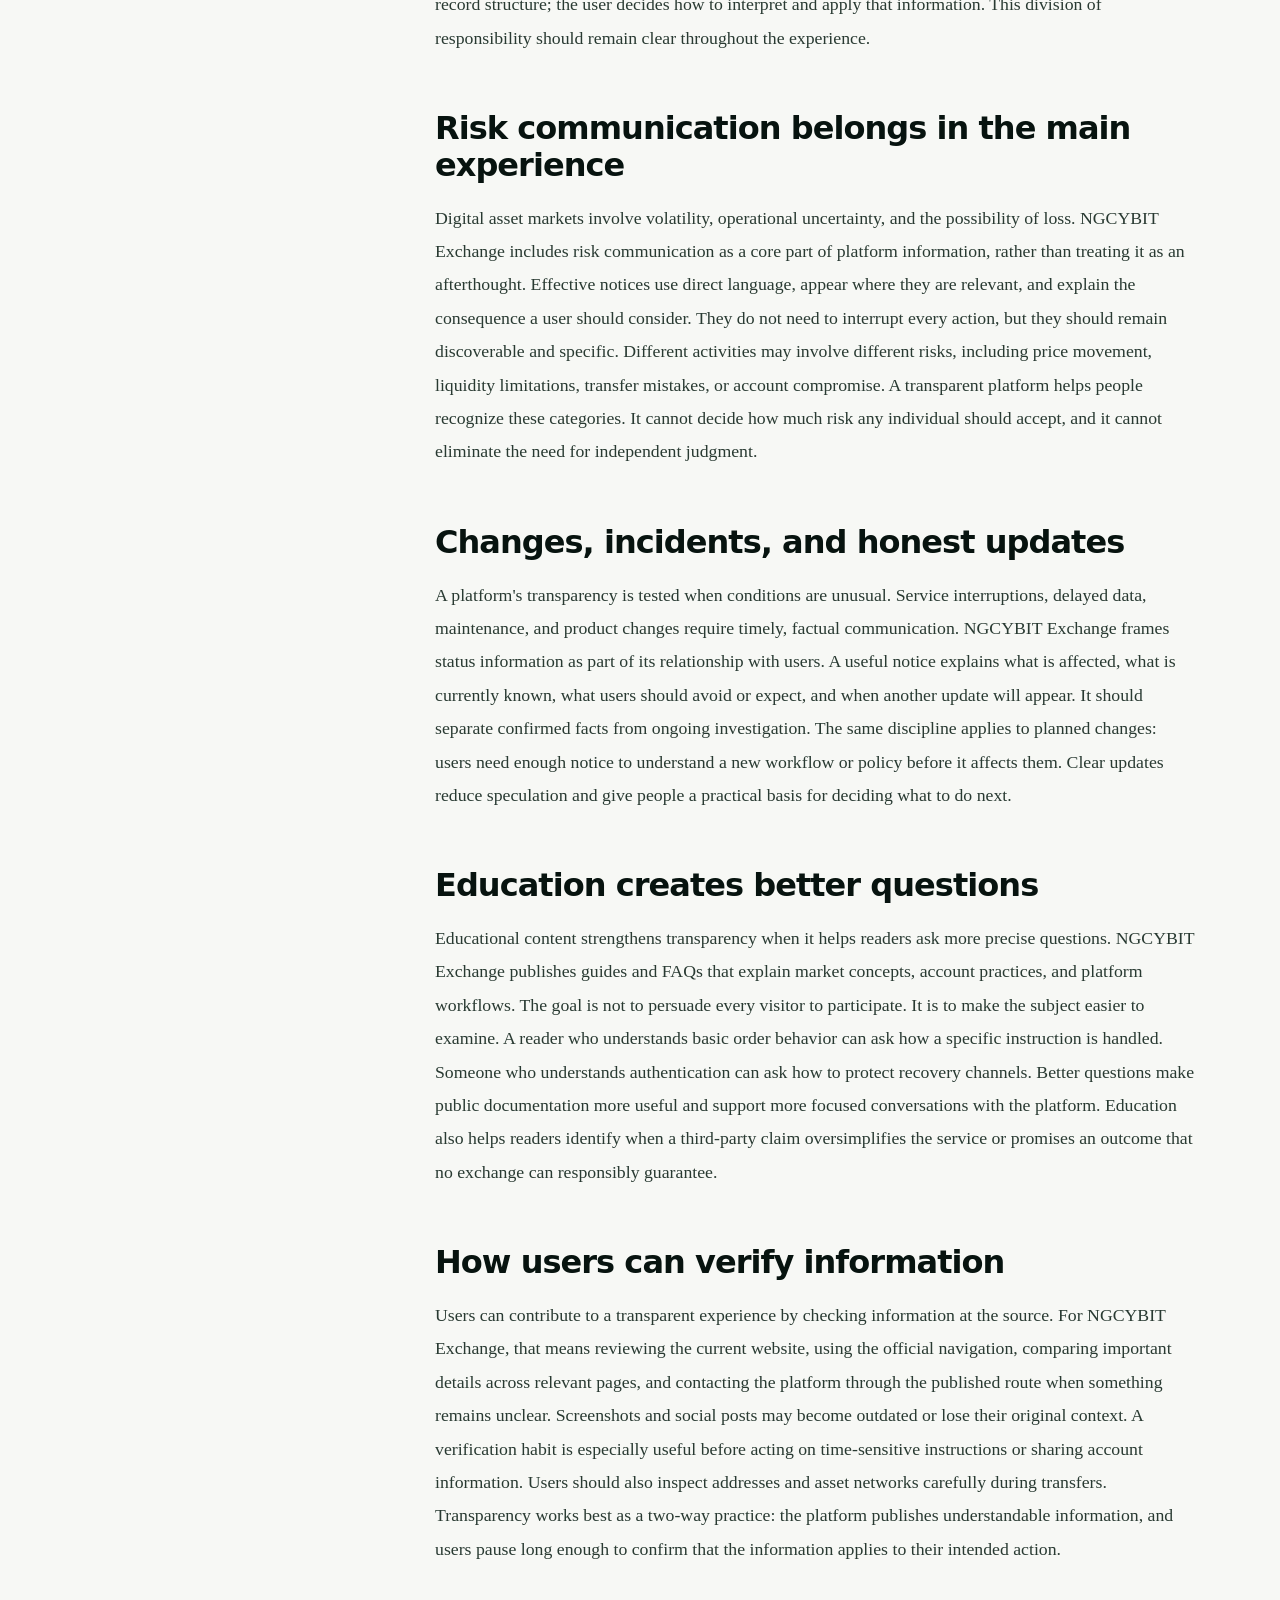
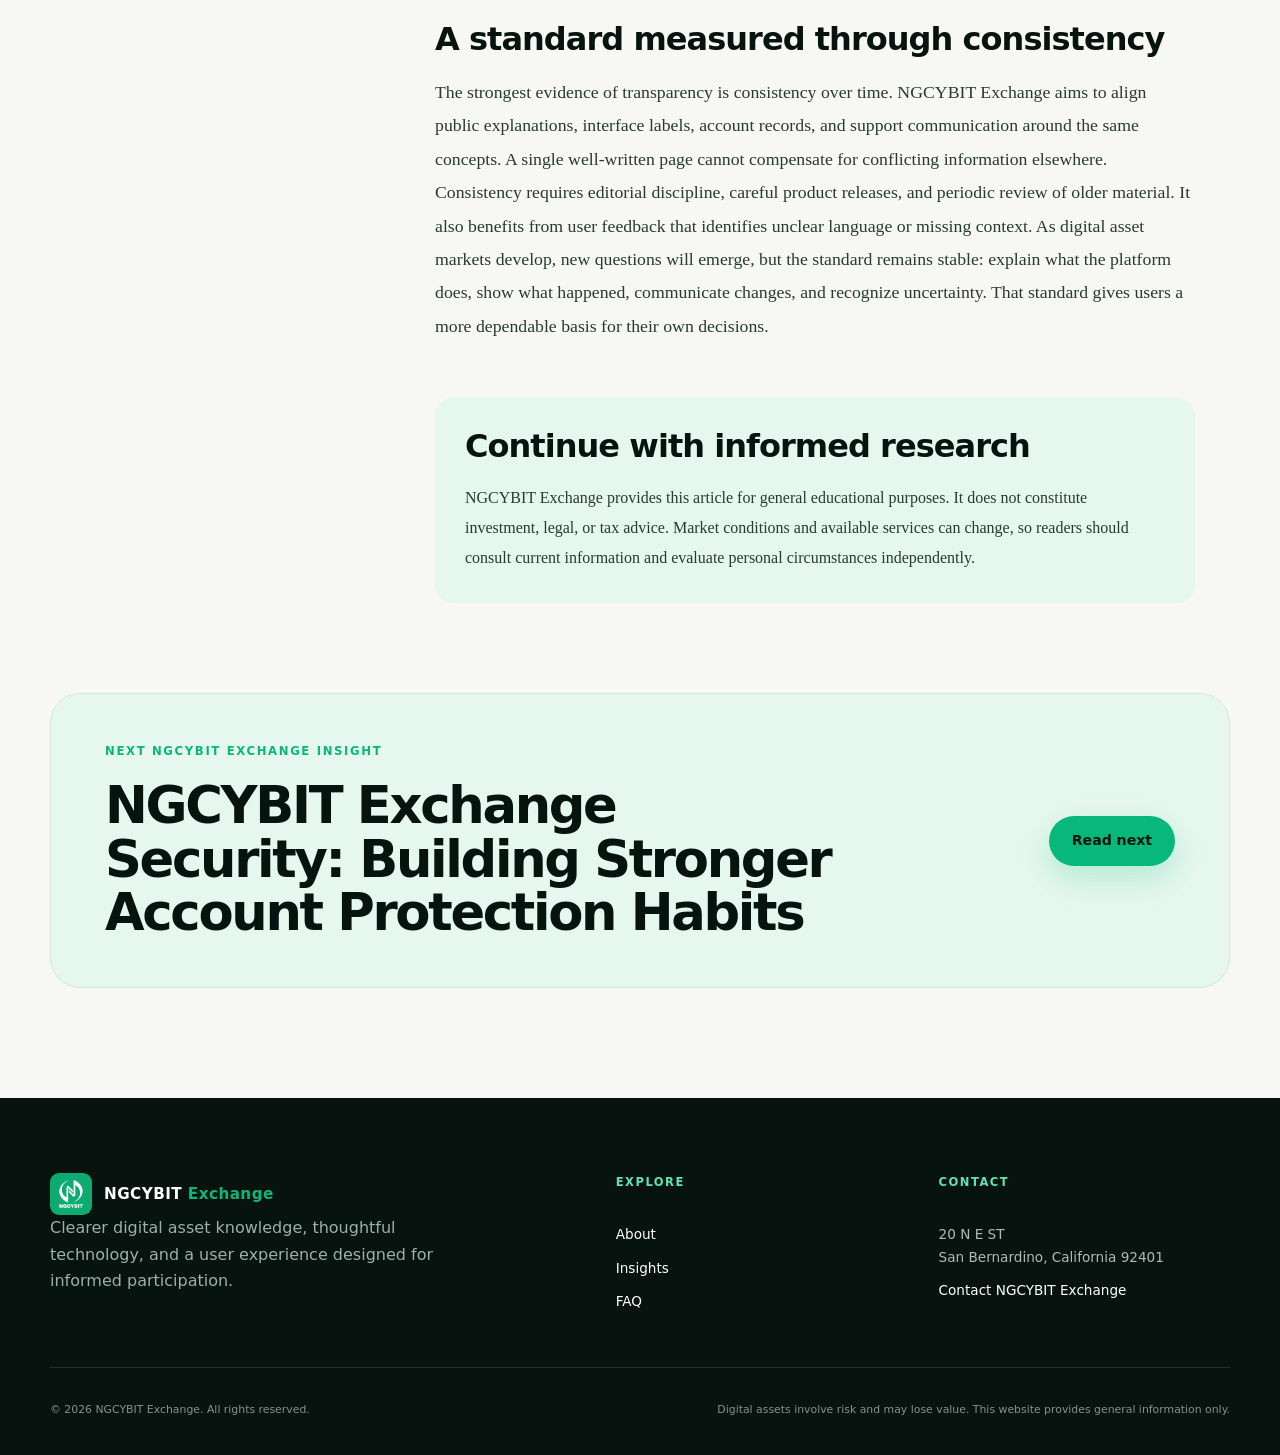
<file: insights/transparent-digital-asset-trading.html>
<!doctype html><html lang="en"><head>
    <meta charset="utf-8"><meta name="viewport" content="width=device-width, initial-scale=1">
    <title>How NGCYBIT Exchange Approaches Transparent Digital Asset Trading | NGCYBIT Exchange Insights</title><meta name="description" content="Explore how NGCYBIT Exchange connects clear information, interface design, records, risk communication, and user education in a transparent trading experience.">
    <link rel="canonical" href="https://NGCYBITOfficial.github.io/insights/transparent-digital-asset-trading.html"><link rel="icon" type="image/png" href="../assets/images/LOGO.png">
    <meta property="og:type" content="article"><meta property="og:title" content="How NGCYBIT Exchange Approaches Transparent Digital Asset Trading | NGCYBIT Exchange Insights"><meta property="og:description" content="Explore how NGCYBIT Exchange connects clear information, interface design, records, risk communication, and user education in a transparent trading experience."><meta property="og:url" content="https://NGCYBITOfficial.github.io/insights/transparent-digital-asset-trading.html"><meta property="og:image" content="https://NGCYBITOfficial.github.io/assets/images/LOGO3.jpg">
    <meta name="twitter:card" content="summary_large_image"><meta name="theme-color" content="#07130f">
    <link rel="stylesheet" href="../css/style.css"><script type="application/ld+json">{"@context": "https://schema.org", "@type": "Article", "headline": "How NGCYBIT Exchange Approaches Transparent Digital Asset Trading", "description": "Explore how NGCYBIT Exchange connects clear information, interface design, records, risk communication, and user education in a transparent trading experience.", "datePublished": "2026-10-09", "dateModified": "2026-10-09", "author": {"@type": "Organization", "name": "NGCYBIT Exchange"}, "publisher": {"@type": "Organization", "name": "NGCYBIT Exchange", "logo": {"@type": "ImageObject", "url": "https://NGCYBITOfficial.github.io/assets/images/LOGO.png"}}, "mainEntityOfPage": "https://NGCYBITOfficial.github.io/insights/transparent-digital-asset-trading.html", "image": "https://NGCYBITOfficial.github.io/assets/images/11.jpg"}</script></head><body>
    <a class="skip-link" href="#main">Skip to content</a><header class="site-header" data-header>
      <div class="container nav-wrap">
        <a class="brand" href="../index.html" aria-label="NGCYBIT Exchange home"><img src="../assets/images/LOGO.png" alt="NGCYBIT Exchange logo"><span>NGCYBIT <b>Exchange</b></span></a>
        <button class="nav-toggle" aria-expanded="false" aria-controls="site-nav"><span></span><span></span><span></span><span class="sr-only">Menu</span></button>
        <nav id="site-nav" class="site-nav" aria-label="Primary navigation">
          <a href="../index.html">Home</a><a href="../about.html">About</a><a href="../insights.html">Insights</a><a href="../faq.html">FAQ</a><a href="../contact.html" class="nav-cta">Contact</a>
        </nav>
      </div>
    </header>
        <main id="main"><article class="longform"><header class="article-hero"><div class="container article-title reveal"><a class="back-link" href="../insights.html">← All NGCYBIT Exchange Insights</a><p class="eyebrow">Transparency · 9 min read</p><h1>How NGCYBIT Exchange Approaches Transparent Digital Asset Trading</h1><p class="article-deck">Explore how NGCYBIT Exchange connects clear information, interface design, records, risk communication, and user education in a transparent trading experience.</p><div class="article-byline"><span>NGCYBIT Exchange Editorial</span><time datetime="2026-10-09">October 9, 2026</time></div></div><div class="container article-cover reveal"><img src="../assets/images/11.jpg" alt="Editorial illustration for How NGCYBIT Exchange Approaches Transparent Digital Asset Trading"></div></header><div class="container article-layout"><aside class="article-aside"><p>In this guide</p><ol><li><a href="#section-1">Transparency begins before an account is opened</a></li><li><a href="#section-2">Plain language has operational value</a></li><li><a href="#section-3">Understanding price, liquidity, and execution</a></li><li><a href="#section-4">Fees and transaction context</a></li><li><a href="#section-5">Records that support review</a></li><li><a href="#section-6">Risk communication belongs in the main experience</a></li><li><a href="#section-7">Changes, incidents, and honest updates</a></li><li><a href="#section-8">Education creates better questions</a></li><li><a href="#section-9">How users can verify information</a></li><li><a href="#section-10">A standard measured through consistency</a></li></ol><div class="aside-note">General information only. Digital assets involve risk and may lose value.</div></aside><div class="article-body"><section id="section-1"><h2>Transparency begins before an account is opened</h2><p>Transparency in digital asset services starts with the information a visitor can review before making any commitment. NGCYBIT Exchange presents its purpose, operating ideas, educational resources, and contact details as parts of this first layer. Clear public pages help a reader understand what kind of experience the platform is designed to offer and which questions still require further inquiry. A responsible presentation avoids turning complex technology into a promise of effortless results. It explains the intended function of the service, recognizes market risk, and gives visitors a path to find more detail. This early stage matters because informed participation begins before a person enters an order or transfers an asset.</p></section><section id="section-2"><h2>Plain language has operational value</h2><p>Financial and technical terms can be precise, but precision does not require unnecessary complexity. NGCYBIT Exchange favors plain explanations that connect a term with the action a user is considering. Instead of leaving a label unexplained, a platform can describe what the control changes, when the change takes effect, and which information the user should review next. This style reduces avoidable misunderstandings while keeping the meaning accurate. It also makes documentation easier to compare with the live interface. When words, labels, and confirmations remain consistent, users can form a reliable mental model of the platform. That consistency is a practical form of transparency because it reduces the distance between published information and the actual user journey.</p></section><section id="section-3"><h2>Understanding price, liquidity, and execution</h2><p>A transparent market interface should help users distinguish between a displayed price and a guaranteed outcome. Digital asset prices change continuously, and available liquidity can affect how an order is filled. NGCYBIT Exchange can support clearer decisions by presenting market information in a structured way and by explaining the purpose of different order instructions. Users should understand that a market instruction generally prioritizes execution against available interest, while a limit instruction sets a price boundary but may remain unfilled. This knowledge does not predict the market. It helps users choose an instruction with awareness of the trade-offs. Transparent design puts this context close to the moment of action instead of burying it in distant documentation.</p></section><section id="section-4"><h2>Fees and transaction context</h2><p>Costs influence the final result of every transaction, so fee information belongs within the decision process. NGCYBIT Exchange treats clear cost context as part of a readable workflow. Users should be able to identify which amount they entered, which asset is involved, what type of action they selected, and where applicable costs or network conditions may affect the result. A confirmation screen can bring these details together before submission. Historical records should then preserve enough information for the user to understand what occurred. The exact cost model can depend on service, market, or transfer conditions, which is why users should consult the current information shown in the relevant product flow rather than relying on an old screenshot or third-party summary.</p></section><section id="section-5"><h2>Records that support review</h2><p>Transparency continues after an action is complete. Account and transaction records allow users to review activity, reconcile balances, and investigate an unfamiliar event. NGCYBIT Exchange emphasizes readable status labels, dates, asset identifiers, and transaction details so records serve as useful tools rather than passive archives. Good records also support personal risk management because users can compare intended behavior with actual behavior over time. They may notice repeated impulsive entries, concentration in one asset, or activity that no longer matches their stated plan. The exchange provides the record structure; the user decides how to interpret and apply that information. This division of responsibility should remain clear throughout the experience.</p></section><section id="section-6"><h2>Risk communication belongs in the main experience</h2><p>Digital asset markets involve volatility, operational uncertainty, and the possibility of loss. NGCYBIT Exchange includes risk communication as a core part of platform information, rather than treating it as an afterthought. Effective notices use direct language, appear where they are relevant, and explain the consequence a user should consider. They do not need to interrupt every action, but they should remain discoverable and specific. Different activities may involve different risks, including price movement, liquidity limitations, transfer mistakes, or account compromise. A transparent platform helps people recognize these categories. It cannot decide how much risk any individual should accept, and it cannot eliminate the need for independent judgment.</p></section><section id="section-7"><h2>Changes, incidents, and honest updates</h2><p>A platform's transparency is tested when conditions are unusual. Service interruptions, delayed data, maintenance, and product changes require timely, factual communication. NGCYBIT Exchange frames status information as part of its relationship with users. A useful notice explains what is affected, what is currently known, what users should avoid or expect, and when another update will appear. It should separate confirmed facts from ongoing investigation. The same discipline applies to planned changes: users need enough notice to understand a new workflow or policy before it affects them. Clear updates reduce speculation and give people a practical basis for deciding what to do next.</p></section><section id="section-8"><h2>Education creates better questions</h2><p>Educational content strengthens transparency when it helps readers ask more precise questions. NGCYBIT Exchange publishes guides and FAQs that explain market concepts, account practices, and platform workflows. The goal is not to persuade every visitor to participate. It is to make the subject easier to examine. A reader who understands basic order behavior can ask how a specific instruction is handled. Someone who understands authentication can ask how to protect recovery channels. Better questions make public documentation more useful and support more focused conversations with the platform. Education also helps readers identify when a third-party claim oversimplifies the service or promises an outcome that no exchange can responsibly guarantee.</p></section><section id="section-9"><h2>How users can verify information</h2><p>Users can contribute to a transparent experience by checking information at the source. For NGCYBIT Exchange, that means reviewing the current website, using the official navigation, comparing important details across relevant pages, and contacting the platform through the published route when something remains unclear. Screenshots and social posts may become outdated or lose their original context. A verification habit is especially useful before acting on time-sensitive instructions or sharing account information. Users should also inspect addresses and asset networks carefully during transfers. Transparency works best as a two-way practice: the platform publishes understandable information, and users pause long enough to confirm that the information applies to their intended action.</p></section><section id="section-10"><h2>A standard measured through consistency</h2><p>The strongest evidence of transparency is consistency over time. NGCYBIT Exchange aims to align public explanations, interface labels, account records, and support communication around the same concepts. A single well-written page cannot compensate for conflicting information elsewhere. Consistency requires editorial discipline, careful product releases, and periodic review of older material. It also benefits from user feedback that identifies unclear language or missing context. As digital asset markets develop, new questions will emerge, but the standard remains stable: explain what the platform does, show what happened, communicate changes, and recognize uncertainty. That standard gives users a more dependable basis for their own decisions.</p></section><div class="article-disclosure"><h2>Continue with informed research</h2><p>NGCYBIT Exchange provides this article for general educational purposes. It does not constitute investment, legal, or tax advice. Market conditions and available services can change, so readers should consult current information and evaluate personal circumstances independently.</p></div></div></div></article><section class="section next-read"><div class="container experience-banner"><div><p class="eyebrow">Next NGCYBIT Exchange insight</p><h2>NGCYBIT Exchange Security: Building Stronger Account Protection Habits</h2></div><a class="button primary" href="security-and-account-protection.html">Read next</a></div></section></main><footer class="site-footer">
      <div class="container footer-grid">
        <div><a class="brand footer-brand" href="../index.html"><img src="../assets/images/LOGO3.jpg" alt="NGCYBIT Exchange logo"><span>NGCYBIT <b>Exchange</b></span></a><p>Clearer digital asset knowledge, thoughtful technology, and a user experience designed for informed participation.</p></div>
        <div><h2>Explore</h2><a href="../about.html">About</a><a href="../insights.html">Insights</a><a href="../faq.html">FAQ</a></div>
        <div><h2>Contact</h2><p>20 N E ST<br>San Bernardino, California 92401</p><a href="../contact.html">Contact NGCYBIT Exchange</a></div>
      </div>
      <div class="container footer-bottom"><p>© <span data-year>2026</span> NGCYBIT Exchange. All rights reserved.</p><p>Digital assets involve risk and may lose value. This website provides general information only.</p></div>
    </footer><script src="../js/main.js" defer></script></body></html>
</file>
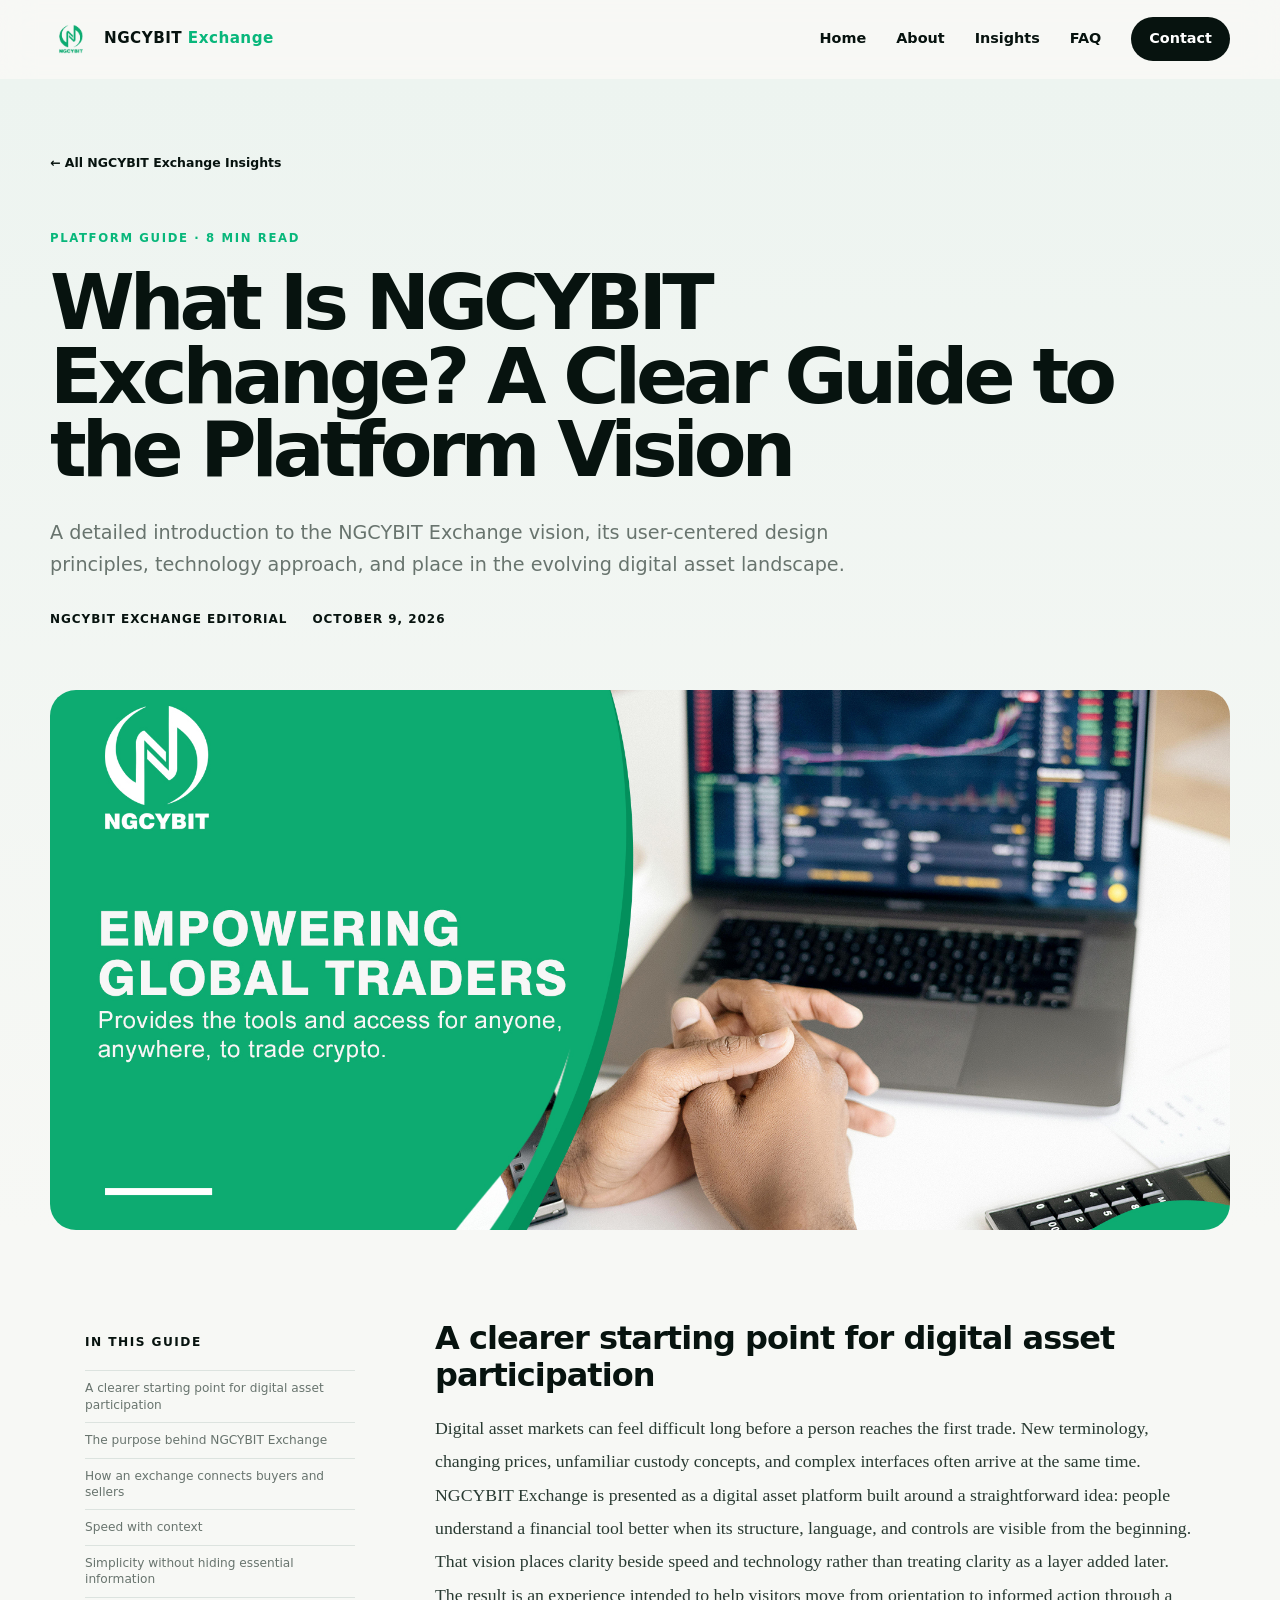
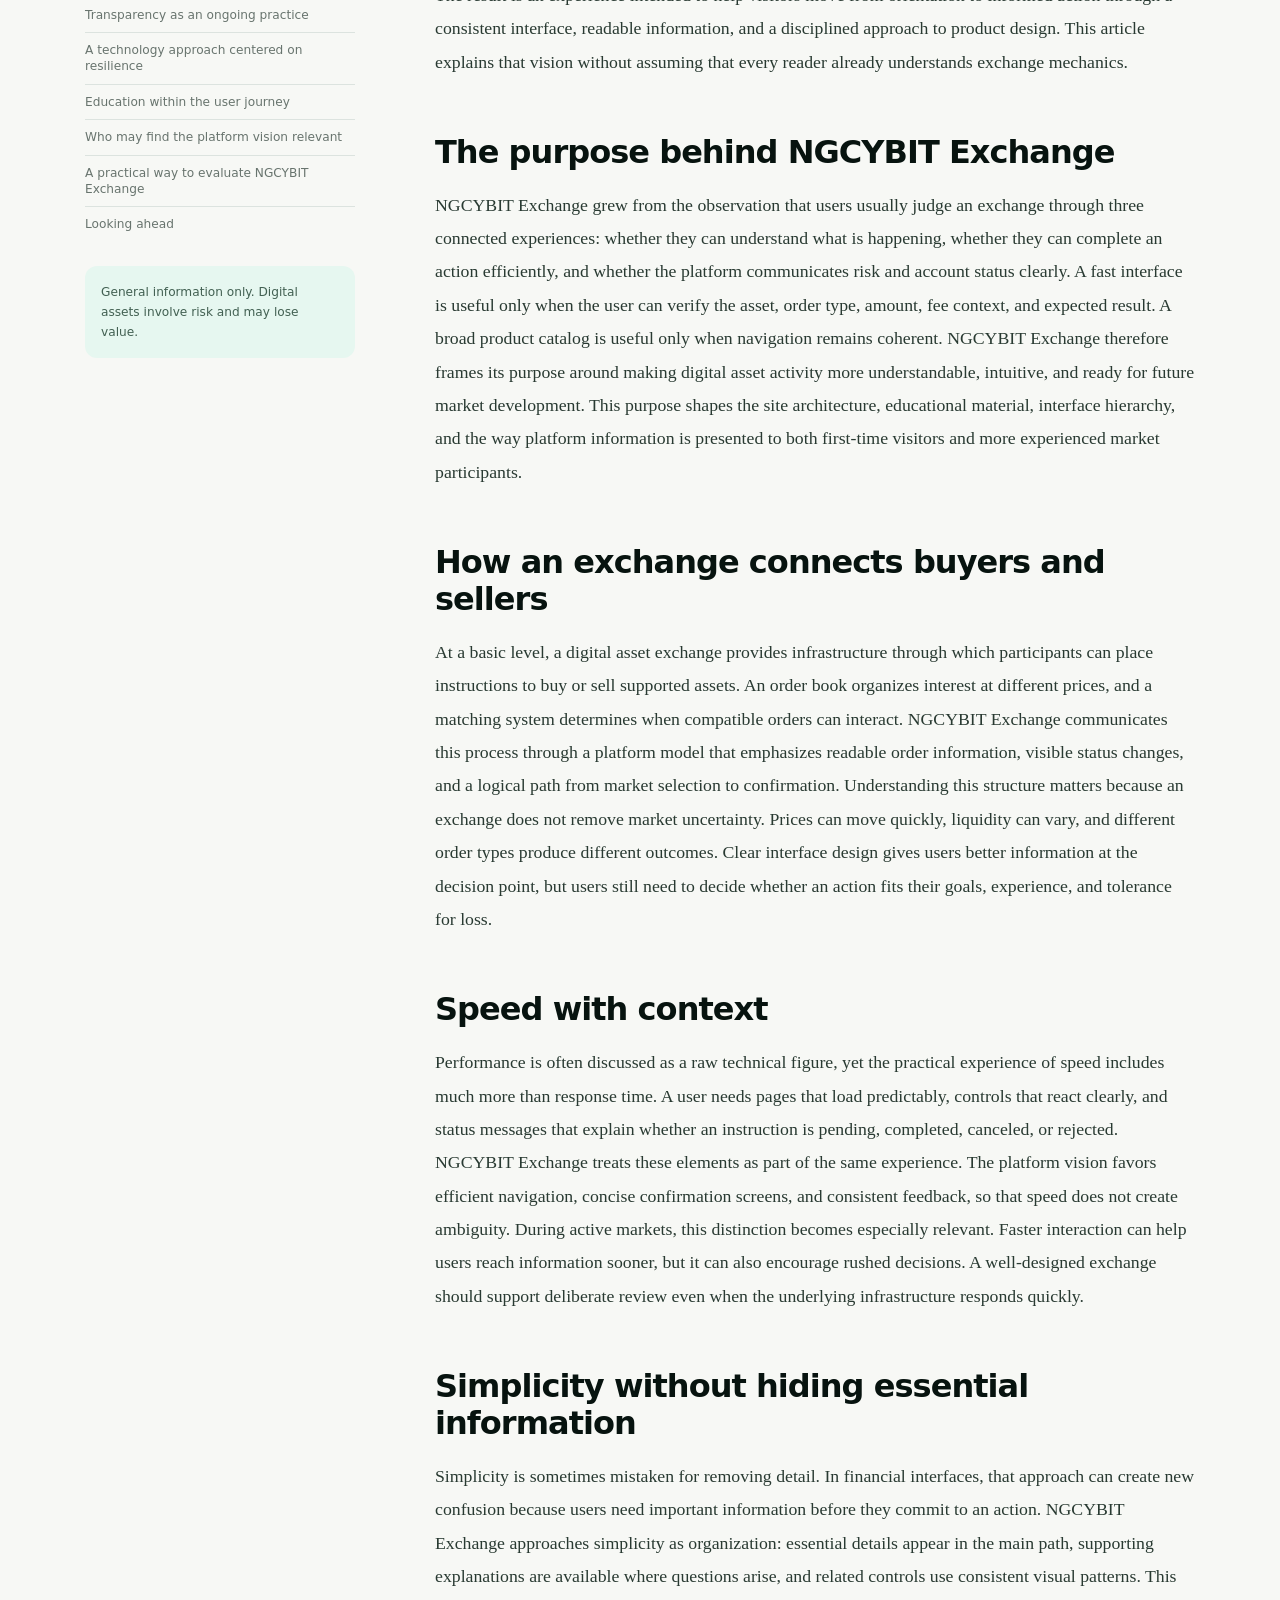
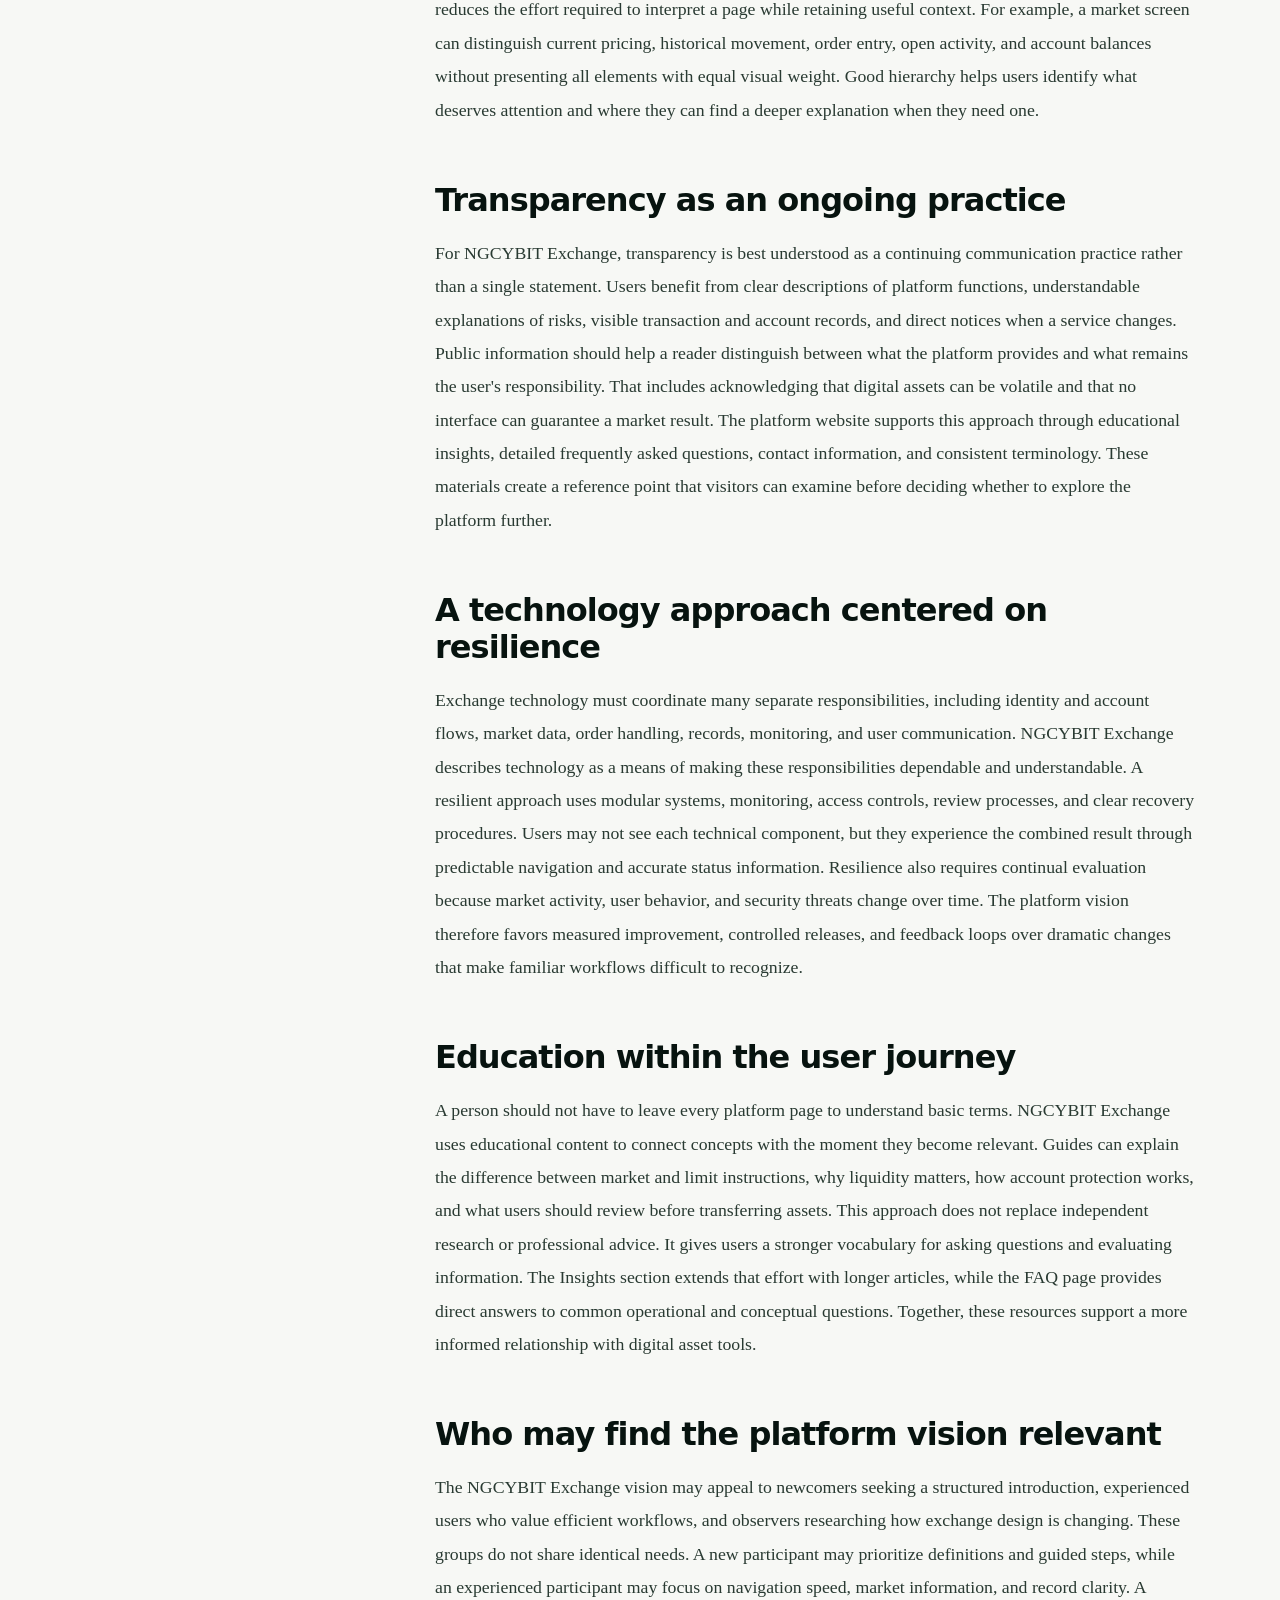
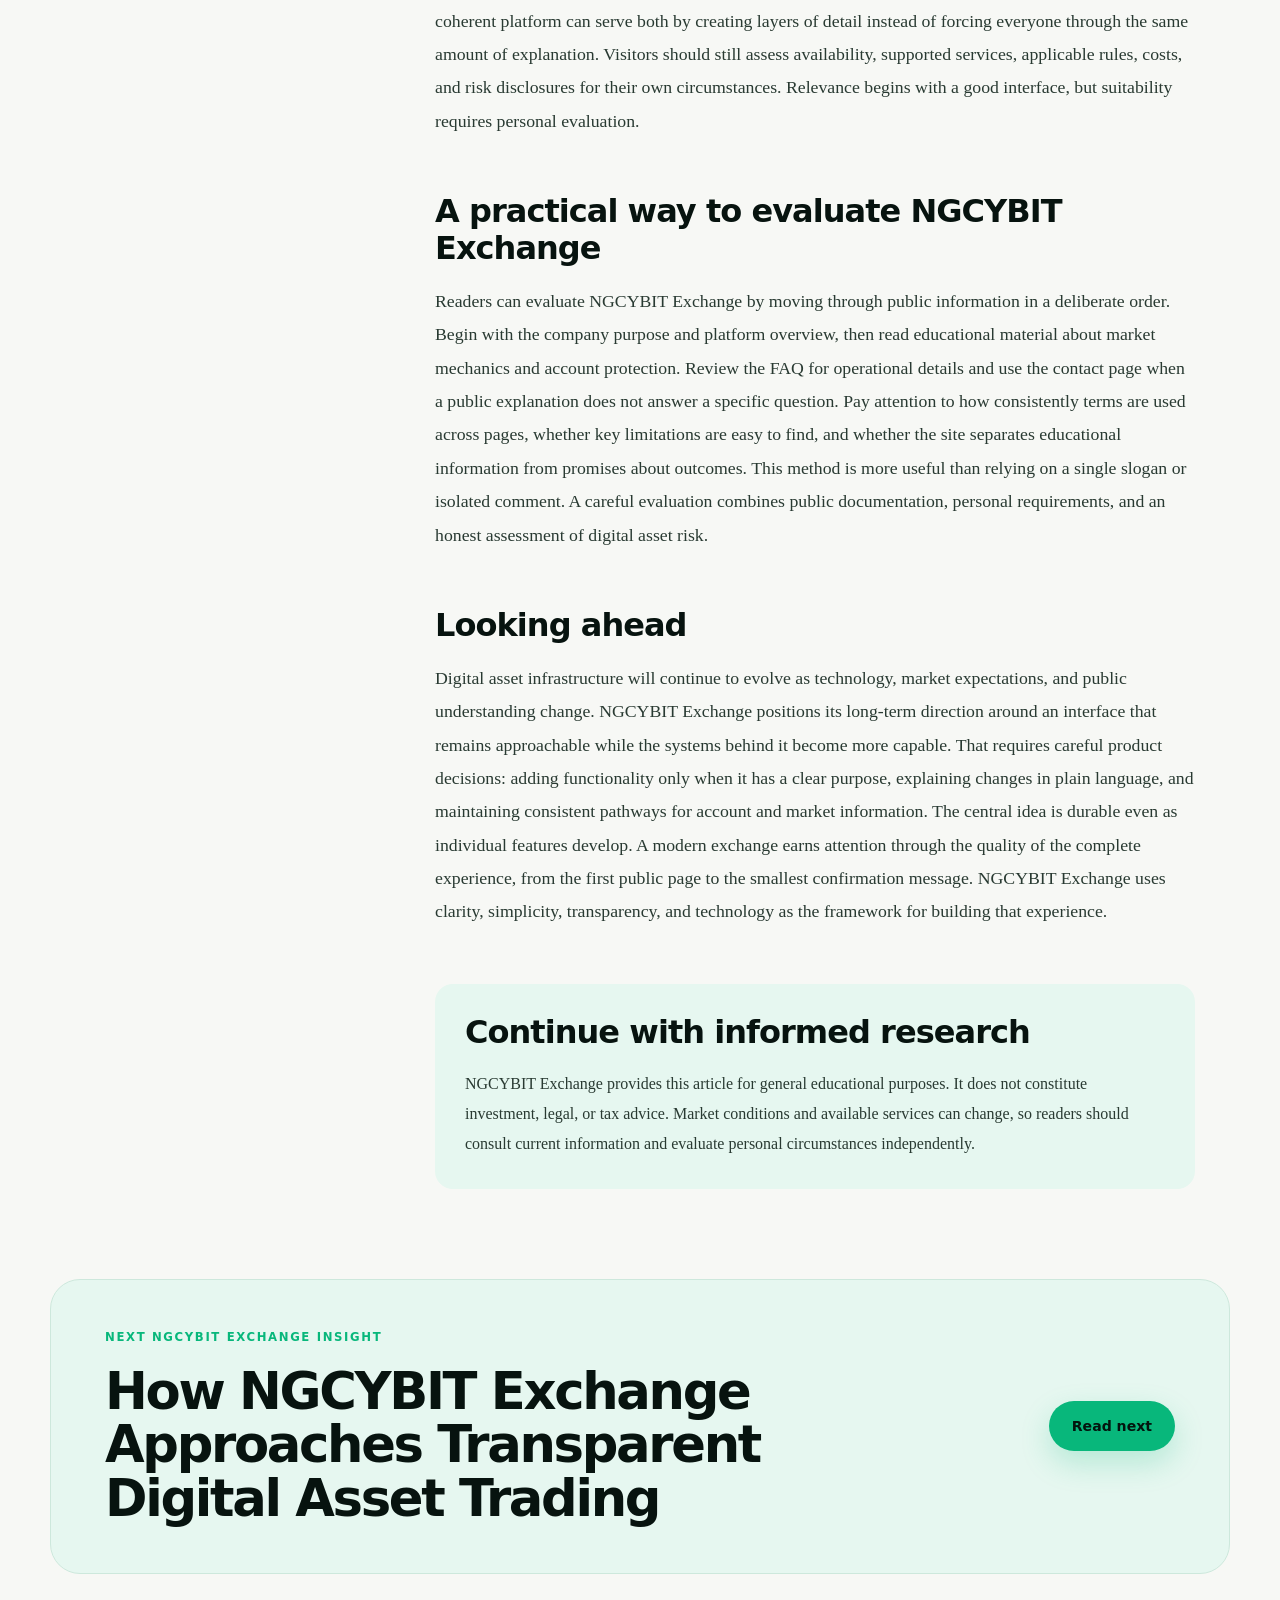
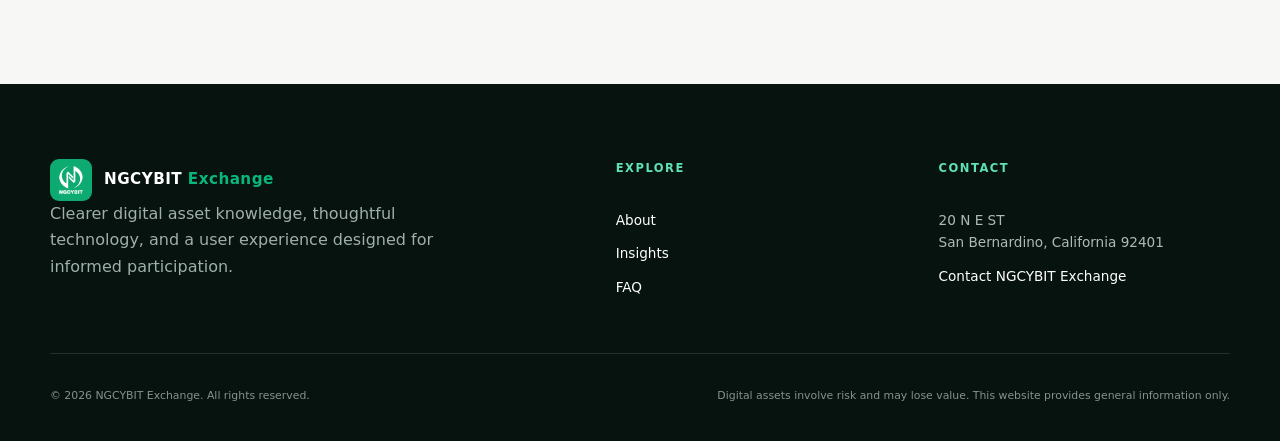
<file: insights/what-is-ngcybit-exchange.html>
<!doctype html><html lang="en"><head>
    <meta charset="utf-8"><meta name="viewport" content="width=device-width, initial-scale=1">
    <title>What Is NGCYBIT Exchange? A Clear Guide to the Platform Vision | NGCYBIT Exchange Insights</title><meta name="description" content="A detailed introduction to the NGCYBIT Exchange vision, its user-centered design principles, technology approach, and place in the evolving digital asset landscape.">
    <link rel="canonical" href="https://NGCYBITOfficial.github.io/insights/what-is-ngcybit-exchange.html"><link rel="icon" type="image/png" href="../assets/images/LOGO.png">
    <meta property="og:type" content="article"><meta property="og:title" content="What Is NGCYBIT Exchange? A Clear Guide to the Platform Vision | NGCYBIT Exchange Insights"><meta property="og:description" content="A detailed introduction to the NGCYBIT Exchange vision, its user-centered design principles, technology approach, and place in the evolving digital asset landscape."><meta property="og:url" content="https://NGCYBITOfficial.github.io/insights/what-is-ngcybit-exchange.html"><meta property="og:image" content="https://NGCYBITOfficial.github.io/assets/images/LOGO3.jpg">
    <meta name="twitter:card" content="summary_large_image"><meta name="theme-color" content="#07130f">
    <link rel="stylesheet" href="../css/style.css"><script type="application/ld+json">{"@context": "https://schema.org", "@type": "Article", "headline": "What Is NGCYBIT Exchange? A Clear Guide to the Platform Vision", "description": "A detailed introduction to the NGCYBIT Exchange vision, its user-centered design principles, technology approach, and place in the evolving digital asset landscape.", "datePublished": "2026-10-09", "dateModified": "2026-10-09", "author": {"@type": "Organization", "name": "NGCYBIT Exchange"}, "publisher": {"@type": "Organization", "name": "NGCYBIT Exchange", "logo": {"@type": "ImageObject", "url": "https://NGCYBITOfficial.github.io/assets/images/LOGO.png"}}, "mainEntityOfPage": "https://NGCYBITOfficial.github.io/insights/what-is-ngcybit-exchange.html", "image": "https://NGCYBITOfficial.github.io/assets/images/10.jpg"}</script></head><body>
    <a class="skip-link" href="#main">Skip to content</a><header class="site-header" data-header>
      <div class="container nav-wrap">
        <a class="brand" href="../index.html" aria-label="NGCYBIT Exchange home"><img src="../assets/images/LOGO.png" alt="NGCYBIT Exchange logo"><span>NGCYBIT <b>Exchange</b></span></a>
        <button class="nav-toggle" aria-expanded="false" aria-controls="site-nav"><span></span><span></span><span></span><span class="sr-only">Menu</span></button>
        <nav id="site-nav" class="site-nav" aria-label="Primary navigation">
          <a href="../index.html">Home</a><a href="../about.html">About</a><a href="../insights.html">Insights</a><a href="../faq.html">FAQ</a><a href="../contact.html" class="nav-cta">Contact</a>
        </nav>
      </div>
    </header>
        <main id="main"><article class="longform"><header class="article-hero"><div class="container article-title reveal"><a class="back-link" href="../insights.html">← All NGCYBIT Exchange Insights</a><p class="eyebrow">Platform Guide · 8 min read</p><h1>What Is NGCYBIT Exchange? A Clear Guide to the Platform Vision</h1><p class="article-deck">A detailed introduction to the NGCYBIT Exchange vision, its user-centered design principles, technology approach, and place in the evolving digital asset landscape.</p><div class="article-byline"><span>NGCYBIT Exchange Editorial</span><time datetime="2026-10-09">October 9, 2026</time></div></div><div class="container article-cover reveal"><img src="../assets/images/10.jpg" alt="Editorial illustration for What Is NGCYBIT Exchange? A Clear Guide to the Platform Vision"></div></header><div class="container article-layout"><aside class="article-aside"><p>In this guide</p><ol><li><a href="#section-1">A clearer starting point for digital asset participation</a></li><li><a href="#section-2">The purpose behind NGCYBIT Exchange</a></li><li><a href="#section-3">How an exchange connects buyers and sellers</a></li><li><a href="#section-4">Speed with context</a></li><li><a href="#section-5">Simplicity without hiding essential information</a></li><li><a href="#section-6">Transparency as an ongoing practice</a></li><li><a href="#section-7">A technology approach centered on resilience</a></li><li><a href="#section-8">Education within the user journey</a></li><li><a href="#section-9">Who may find the platform vision relevant</a></li><li><a href="#section-10">A practical way to evaluate NGCYBIT Exchange</a></li><li><a href="#section-11">Looking ahead</a></li></ol><div class="aside-note">General information only. Digital assets involve risk and may lose value.</div></aside><div class="article-body"><section id="section-1"><h2>A clearer starting point for digital asset participation</h2><p>Digital asset markets can feel difficult long before a person reaches the first trade. New terminology, changing prices, unfamiliar custody concepts, and complex interfaces often arrive at the same time. NGCYBIT Exchange is presented as a digital asset platform built around a straightforward idea: people understand a financial tool better when its structure, language, and controls are visible from the beginning. That vision places clarity beside speed and technology rather than treating clarity as a layer added later. The result is an experience intended to help visitors move from orientation to informed action through a consistent interface, readable information, and a disciplined approach to product design. This article explains that vision without assuming that every reader already understands exchange mechanics.</p></section><section id="section-2"><h2>The purpose behind NGCYBIT Exchange</h2><p>NGCYBIT Exchange grew from the observation that users usually judge an exchange through three connected experiences: whether they can understand what is happening, whether they can complete an action efficiently, and whether the platform communicates risk and account status clearly. A fast interface is useful only when the user can verify the asset, order type, amount, fee context, and expected result. A broad product catalog is useful only when navigation remains coherent. NGCYBIT Exchange therefore frames its purpose around making digital asset activity more understandable, intuitive, and ready for future market development. This purpose shapes the site architecture, educational material, interface hierarchy, and the way platform information is presented to both first-time visitors and more experienced market participants.</p></section><section id="section-3"><h2>How an exchange connects buyers and sellers</h2><p>At a basic level, a digital asset exchange provides infrastructure through which participants can place instructions to buy or sell supported assets. An order book organizes interest at different prices, and a matching system determines when compatible orders can interact. NGCYBIT Exchange communicates this process through a platform model that emphasizes readable order information, visible status changes, and a logical path from market selection to confirmation. Understanding this structure matters because an exchange does not remove market uncertainty. Prices can move quickly, liquidity can vary, and different order types produce different outcomes. Clear interface design gives users better information at the decision point, but users still need to decide whether an action fits their goals, experience, and tolerance for loss.</p></section><section id="section-4"><h2>Speed with context</h2><p>Performance is often discussed as a raw technical figure, yet the practical experience of speed includes much more than response time. A user needs pages that load predictably, controls that react clearly, and status messages that explain whether an instruction is pending, completed, canceled, or rejected. NGCYBIT Exchange treats these elements as part of the same experience. The platform vision favors efficient navigation, concise confirmation screens, and consistent feedback, so that speed does not create ambiguity. During active markets, this distinction becomes especially relevant. Faster interaction can help users reach information sooner, but it can also encourage rushed decisions. A well-designed exchange should support deliberate review even when the underlying infrastructure responds quickly.</p></section><section id="section-5"><h2>Simplicity without hiding essential information</h2><p>Simplicity is sometimes mistaken for removing detail. In financial interfaces, that approach can create new confusion because users need important information before they commit to an action. NGCYBIT Exchange approaches simplicity as organization: essential details appear in the main path, supporting explanations are available where questions arise, and related controls use consistent visual patterns. This reduces the effort required to interpret a page while retaining useful context. For example, a market screen can distinguish current pricing, historical movement, order entry, open activity, and account balances without presenting all elements with equal visual weight. Good hierarchy helps users identify what deserves attention and where they can find a deeper explanation when they need one.</p></section><section id="section-6"><h2>Transparency as an ongoing practice</h2><p>For NGCYBIT Exchange, transparency is best understood as a continuing communication practice rather than a single statement. Users benefit from clear descriptions of platform functions, understandable explanations of risks, visible transaction and account records, and direct notices when a service changes. Public information should help a reader distinguish between what the platform provides and what remains the user's responsibility. That includes acknowledging that digital assets can be volatile and that no interface can guarantee a market result. The platform website supports this approach through educational insights, detailed frequently asked questions, contact information, and consistent terminology. These materials create a reference point that visitors can examine before deciding whether to explore the platform further.</p></section><section id="section-7"><h2>A technology approach centered on resilience</h2><p>Exchange technology must coordinate many separate responsibilities, including identity and account flows, market data, order handling, records, monitoring, and user communication. NGCYBIT Exchange describes technology as a means of making these responsibilities dependable and understandable. A resilient approach uses modular systems, monitoring, access controls, review processes, and clear recovery procedures. Users may not see each technical component, but they experience the combined result through predictable navigation and accurate status information. Resilience also requires continual evaluation because market activity, user behavior, and security threats change over time. The platform vision therefore favors measured improvement, controlled releases, and feedback loops over dramatic changes that make familiar workflows difficult to recognize.</p></section><section id="section-8"><h2>Education within the user journey</h2><p>A person should not have to leave every platform page to understand basic terms. NGCYBIT Exchange uses educational content to connect concepts with the moment they become relevant. Guides can explain the difference between market and limit instructions, why liquidity matters, how account protection works, and what users should review before transferring assets. This approach does not replace independent research or professional advice. It gives users a stronger vocabulary for asking questions and evaluating information. The Insights section extends that effort with longer articles, while the FAQ page provides direct answers to common operational and conceptual questions. Together, these resources support a more informed relationship with digital asset tools.</p></section><section id="section-9"><h2>Who may find the platform vision relevant</h2><p>The NGCYBIT Exchange vision may appeal to newcomers seeking a structured introduction, experienced users who value efficient workflows, and observers researching how exchange design is changing. These groups do not share identical needs. A new participant may prioritize definitions and guided steps, while an experienced participant may focus on navigation speed, market information, and record clarity. A coherent platform can serve both by creating layers of detail instead of forcing everyone through the same amount of explanation. Visitors should still assess availability, supported services, applicable rules, costs, and risk disclosures for their own circumstances. Relevance begins with a good interface, but suitability requires personal evaluation.</p></section><section id="section-10"><h2>A practical way to evaluate NGCYBIT Exchange</h2><p>Readers can evaluate NGCYBIT Exchange by moving through public information in a deliberate order. Begin with the company purpose and platform overview, then read educational material about market mechanics and account protection. Review the FAQ for operational details and use the contact page when a public explanation does not answer a specific question. Pay attention to how consistently terms are used across pages, whether key limitations are easy to find, and whether the site separates educational information from promises about outcomes. This method is more useful than relying on a single slogan or isolated comment. A careful evaluation combines public documentation, personal requirements, and an honest assessment of digital asset risk.</p></section><section id="section-11"><h2>Looking ahead</h2><p>Digital asset infrastructure will continue to evolve as technology, market expectations, and public understanding change. NGCYBIT Exchange positions its long-term direction around an interface that remains approachable while the systems behind it become more capable. That requires careful product decisions: adding functionality only when it has a clear purpose, explaining changes in plain language, and maintaining consistent pathways for account and market information. The central idea is durable even as individual features develop. A modern exchange earns attention through the quality of the complete experience, from the first public page to the smallest confirmation message. NGCYBIT Exchange uses clarity, simplicity, transparency, and technology as the framework for building that experience.</p></section><div class="article-disclosure"><h2>Continue with informed research</h2><p>NGCYBIT Exchange provides this article for general educational purposes. It does not constitute investment, legal, or tax advice. Market conditions and available services can change, so readers should consult current information and evaluate personal circumstances independently.</p></div></div></div></article><section class="section next-read"><div class="container experience-banner"><div><p class="eyebrow">Next NGCYBIT Exchange insight</p><h2>How NGCYBIT Exchange Approaches Transparent Digital Asset Trading</h2></div><a class="button primary" href="transparent-digital-asset-trading.html">Read next</a></div></section></main><footer class="site-footer">
      <div class="container footer-grid">
        <div><a class="brand footer-brand" href="../index.html"><img src="../assets/images/LOGO3.jpg" alt="NGCYBIT Exchange logo"><span>NGCYBIT <b>Exchange</b></span></a><p>Clearer digital asset knowledge, thoughtful technology, and a user experience designed for informed participation.</p></div>
        <div><h2>Explore</h2><a href="../about.html">About</a><a href="../insights.html">Insights</a><a href="../faq.html">FAQ</a></div>
        <div><h2>Contact</h2><p>20 N E ST<br>San Bernardino, California 92401</p><a href="../contact.html">Contact NGCYBIT Exchange</a></div>
      </div>
      <div class="container footer-bottom"><p>© <span data-year>2026</span> NGCYBIT Exchange. All rights reserved.</p><p>Digital assets involve risk and may lose value. This website provides general information only.</p></div>
    </footer><script src="../js/main.js" defer></script></body></html>
</file>
<file: css/style.css>
:root{--ink:#07130f;--ink-2:#0e241b;--green:#08b77b;--green-2:#5fe2b4;--mint:#e6f7f0;--paper:#f7f8f5;--white:#fff;--muted:#68746e;--line:#dce3df;--shadow:0 24px 70px rgba(4,25,17,.12);--radius:22px;--container:min(1180px,calc(100% - 40px));font-family:Inter,ui-sans-serif,system-ui,-apple-system,BlinkMacSystemFont,"Segoe UI",sans-serif;color:var(--ink);background:var(--paper);font-synthesis:none}*{box-sizing:border-box}html{scroll-behavior:smooth}body{margin:0;background:var(--paper);color:var(--ink);line-height:1.65}img{display:block;max-width:100%}a{color:inherit;text-decoration:none}button,input,textarea,select{font:inherit}.container{width:var(--container);margin-inline:auto}.narrow{max-width:880px}.sr-only{position:absolute!important;width:1px;height:1px;padding:0;margin:-1px;overflow:hidden;clip:rect(0,0,0,0);white-space:nowrap;border:0}.skip-link{position:fixed;left:20px;top:-60px;z-index:100;background:#fff;padding:12px 18px;border-radius:8px}.skip-link:focus{top:20px}.site-header{position:sticky;top:0;z-index:30;background:rgba(247,248,245,.88);backdrop-filter:blur(16px);border-bottom:1px solid transparent;transition:.25s}.site-header.scrolled{border-color:var(--line);box-shadow:0 8px 30px rgba(5,20,14,.06)}.nav-wrap{height:78px;display:flex;align-items:center;justify-content:space-between}.brand{display:flex;align-items:center;gap:12px;font-size:.95rem;letter-spacing:.03em;font-weight:700}.brand img{width:42px;height:42px;object-fit:contain;border-radius:10px}.brand b{color:var(--green);font-weight:700}.site-nav{display:flex;align-items:center;gap:30px;font-size:.9rem;font-weight:650}.site-nav a{position:relative}.site-nav a:not(.nav-cta):after{content:"";position:absolute;left:0;right:100%;bottom:-8px;height:2px;background:var(--green);transition:.2s}.site-nav a:hover:after,.site-nav a:focus-visible:after{right:0}.nav-cta{background:var(--ink);color:#fff;padding:10px 18px;border-radius:999px}.nav-toggle{display:none;border:0;background:none;padding:8px}.nav-toggle span:not(.sr-only){display:block;width:24px;height:2px;background:var(--ink);margin:5px}.hero{min-height:720px;padding:86px 0 70px;overflow:hidden;background:radial-gradient(circle at 85% 20%,rgba(8,183,123,.17),transparent 30%),linear-gradient(180deg,#f7f8f5,#eef4f0)}.hero-grid{display:grid;grid-template-columns:1.02fr .98fr;gap:70px;align-items:center}.eyebrow{text-transform:uppercase;letter-spacing:.14em;font-size:.73rem;font-weight:800;color:var(--green);margin:0 0 18px}.hero h1,.page-hero h1,.article-title h1{font-size:clamp(3.2rem,7vw,6.7rem);line-height:.96;letter-spacing:-.065em;margin:0}.hero h1 em{font-family:Georgia,serif;font-weight:400;color:var(--green)}.hero-lead{font-size:1.16rem;color:#4e5b55;max-width:610px;margin:32px 0}.hero-actions{display:flex;gap:12px;flex-wrap:wrap}.button{display:inline-flex;justify-content:center;align-items:center;min-height:50px;padding:0 22px;border-radius:999px;font-weight:750;font-size:.88rem;border:1px solid transparent;cursor:pointer;transition:transform .2s,box-shadow .2s,background .2s}.button:hover{transform:translateY(-2px)}.primary{background:var(--green);color:#03150e;box-shadow:0 12px 30px rgba(8,183,123,.22)}.ghost{border-color:#9ba7a1;background:rgba(255,255,255,.45)}.light{background:#fff;color:var(--ink)}.dark-ghost{background:transparent}.hero-notes{display:flex;gap:20px;flex-wrap:wrap;margin-top:30px;font-size:.77rem;color:#617069}.hero-notes span:before{content:"";display:inline-block;width:6px;height:6px;background:var(--green);border-radius:50%;margin-right:8px}.hero-visual{position:relative;min-height:520px}.hero-visual:before{content:"";position:absolute;inset:18px -20px -25px 60px;border:1px solid rgba(8,183,123,.35);border-radius:34px}.hero-visual>img{width:100%;height:520px;object-fit:cover;border-radius:30px;filter:saturate(.85) contrast(1.05);box-shadow:var(--shadow)}.floating-card{position:absolute;left:-45px;bottom:38px;width:255px;padding:22px;background:rgba(7,19,15,.92);color:#fff;border:1px solid rgba(255,255,255,.1);border-radius:18px;backdrop-filter:blur(12px);box-shadow:var(--shadow)}.floating-card span{font-size:.63rem;color:var(--green-2);letter-spacing:.12em}.floating-card strong{display:block;font-size:1.05rem;margin:10px 0 4px}.floating-card p{font-size:.78rem;color:#c9d2cd;margin:0}.ticker{overflow:hidden;background:var(--ink);color:#fff;padding:17px 0}.ticker div{display:flex;justify-content:center;gap:38px;white-space:nowrap;font-size:.72rem;letter-spacing:.18em;font-weight:700}.ticker i{color:var(--green);font-style:normal}.section{padding:110px 0}.section.compact{padding:70px 0}.split-intro,.section-heading,.gallery-heading{display:grid;grid-template-columns:1.05fr .95fr;gap:80px;align-items:end;margin-bottom:52px}.split-intro h2,.section-heading h2,.media-copy h2,.gallery-heading h2,.experience-banner h2,.story-copy h2{font-size:clamp(2.2rem,4.4vw,4.15rem);line-height:1.04;letter-spacing:-.045em;margin:0}.split-intro>p,.gallery-heading>p{font-size:1.06rem;color:var(--muted);margin:0}.principle-grid{display:grid;grid-template-columns:repeat(3,1fr);gap:16px}.principle-card{padding:34px;background:#fff;border:1px solid var(--line);border-radius:var(--radius);min-height:260px}.principle-card>span,.value-list article>span{font-family:Georgia,serif;color:var(--green);font-size:1.2rem}.principle-card h3{font-size:1.35rem;margin:58px 0 8px}.principle-card p{color:var(--muted);margin:0}.dark-section{background:var(--ink);color:#fff}.media-grid{display:grid;grid-template-columns:1fr 1fr;gap:70px;align-items:center}.media-stack{position:relative;padding-right:70px;padding-bottom:70px}.media-stack img:first-child{width:100%;height:450px;object-fit:cover;border-radius:26px}.media-stack img:last-child{position:absolute;right:0;bottom:0;width:48%;height:210px;object-fit:cover;border-radius:20px;border:8px solid var(--ink)}.media-copy>p:not(.eyebrow){color:#b5c2bc;font-size:1.05rem}.check-list{list-style:none;padding:0;margin:32px 0}.check-list li{display:grid;grid-template-columns:145px 1fr;gap:15px;padding:16px 0;border-top:1px solid rgba(255,255,255,.14)}.check-list span{color:#aebcb5}.article-grid{display:grid;grid-template-columns:repeat(2,1fr);gap:24px}.featured-grid{grid-template-columns:repeat(3,1fr)}.article-card{background:#fff;border:1px solid var(--line);border-radius:var(--radius);overflow:hidden;display:flex;flex-direction:column}.article-image{overflow:hidden}.article-image img{width:100%;height:245px;object-fit:cover;transition:transform .45s}.article-card:hover .article-image img{transform:scale(1.035)}.article-card-body{padding:27px;display:flex;flex-direction:column;flex:1}.article-meta{display:flex;justify-content:space-between;gap:15px;text-transform:uppercase;font-size:.64rem;letter-spacing:.1em;color:var(--green);font-weight:800}.article-card h2{font-size:1.45rem;line-height:1.16;letter-spacing:-.025em;margin:15px 0 10px}.article-card p{color:var(--muted);margin:0 0 25px}.text-link{display:inline-flex;gap:8px;align-items:center;color:var(--ink);font-size:.86rem;font-weight:800;border:0;background:none;padding:0;cursor:pointer;margin-top:auto}.experience-banner{padding:48px 54px;background:var(--mint);border:1px solid #cde8dc;border-radius:30px;display:flex;justify-content:space-between;align-items:center;gap:40px}.experience-banner h2{max-width:730px;font-size:clamp(2rem,4vw,3.3rem)}.experience-banner p:not(.eyebrow){color:var(--muted);max-width:700px}.experience-banner>div:last-child{display:flex;gap:10px;flex-wrap:wrap}.page-hero{padding:110px 0 90px;background:radial-gradient(circle at 80% 15%,rgba(8,183,123,.15),transparent 30%)}.page-hero h1{font-size:clamp(3.4rem,7vw,6.6rem);max-width:1050px}.page-hero .narrow>p:last-child{font-size:1.2rem;color:var(--muted);max-width:760px;margin:30px 0 0}.story-grid{display:grid;grid-template-columns:1fr 1fr;gap:80px;align-items:center}.story-image img{height:600px;width:100%;object-fit:cover;border-radius:28px;box-shadow:var(--shadow)}.image-caption{font-size:.74rem;color:var(--muted);margin-top:12px}.story-copy p:not(.eyebrow){color:var(--muted);font-size:1.02rem}.soft-section{background:#eef2ef}.value-list{border-top:1px solid #cbd5d0}.value-list article{display:grid;grid-template-columns:100px 1fr;padding:35px 0;border-bottom:1px solid #cbd5d0}.value-list h3{font-size:1.7rem;margin:0 0 7px}.value-list p{margin:0;color:var(--muted)}.journey{display:grid;grid-template-columns:repeat(4,1fr);gap:10px}.journey article{background:#fff;border:1px solid var(--line);padding:28px;border-radius:18px}.journey b{color:var(--green);font-size:.72rem;letter-spacing:.1em}.journey h3{font-size:1.3rem;margin:40px 0 8px}.journey p{color:var(--muted);margin:0}.gallery-heading>p{color:#aebcb5}.gallery-grid{display:grid;grid-template-columns:repeat(2,1fr);gap:18px}.gallery-grid img{width:100%;height:330px;object-fit:cover;border-radius:20px}.gallery-grid .wide{grid-column:span 2;height:430px}.gallery-grid .logo-tile{object-fit:contain;background:#fff;padding:55px}.editorial-hero{padding-bottom:110px}.insight-feature{margin-top:75px;display:grid;grid-template-columns:1.2fr .8fr;background:var(--ink);color:#fff;border-radius:28px;overflow:hidden}.insight-feature img{width:100%;height:410px;object-fit:cover}.insight-feature>div{padding:50px;display:flex;flex-direction:column;justify-content:center}.insight-feature span{color:var(--green-2);font-size:.7rem;letter-spacing:.12em;text-transform:uppercase}.insight-feature h2{font-size:2.25rem;line-height:1.08;margin:18px 0}.insight-feature p{color:#afbeb7}.insight-feature .button{align-self:flex-start;margin-top:12px}.insight-tools{display:flex;justify-content:space-between;gap:25px;align-items:center;margin-bottom:38px}.insight-tools input{width:260px;border:1px solid var(--line);border-radius:999px;padding:13px 20px;background:#fff}.filter-group{display:flex;gap:7px;flex-wrap:wrap}.filter-group button{border:1px solid var(--line);background:#fff;border-radius:999px;padding:10px 14px;font-size:.75rem;cursor:pointer}.filter-group button.active{background:var(--ink);color:#fff;border-color:var(--ink)}.search-status{min-height:28px;color:var(--muted);font-size:.85rem}.article-card[hidden]{display:none}.faq-section{padding-top:50px}.faq-intro{display:grid;grid-template-columns:.6fr 1.4fr;gap:60px;padding:38px 0;border-top:1px solid var(--line);border-bottom:1px solid var(--line);margin-bottom:60px}.faq-intro>div{display:flex;align-items:baseline;gap:15px}.faq-intro span{font:4rem Georgia,serif;color:var(--green)}.faq-intro p{color:var(--muted)}.faq-list{border-top:1px solid var(--line)}.faq-item{display:grid;grid-template-columns:100px 1fr;gap:25px;padding:42px 0;border-bottom:1px solid var(--line)}.faq-number{font:1.35rem Georgia,serif;color:var(--green)}.faq-item h2{font-size:1.45rem;line-height:1.25;margin:0 0 14px}.faq-item p{color:#53615a;margin:0;max-width:980px}.contact-grid{display:grid;grid-template-columns:.8fr 1.2fr;gap:90px}.contact-details h2{font-size:2.2rem;margin:0}.contact-details address{font-style:normal;font-size:1.18rem;margin:20px 0}.copy-status,.form-status{min-height:24px;color:var(--green);font-size:.8rem}.contact-note{border-top:1px solid var(--line);margin-top:50px;padding-top:28px}.contact-note p{color:var(--muted)}.contact-form{background:#fff;padding:40px;border:1px solid var(--line);border-radius:26px;box-shadow:0 20px 60px rgba(6,25,17,.07)}.contact-form label{display:grid;gap:7px;font-size:.78rem;font-weight:750;margin-bottom:19px}.contact-form input,.contact-form textarea,.contact-form select{width:100%;border:1px solid #ccd6d1;background:#fbfcfa;border-radius:11px;padding:13px 14px;color:var(--ink)}.contact-form input:focus,.contact-form textarea:focus,.contact-form select:focus{outline:3px solid rgba(8,183,123,.18);border-color:var(--green)}.form-row{display:grid;grid-template-columns:1fr 1fr;gap:16px}.contact-form .consent{display:flex;grid-template-columns:none;align-items:flex-start;gap:10px;font-weight:500;color:var(--muted)}.consent input{width:17px;margin-top:4px}.contact-guides{display:grid;grid-template-columns:repeat(3,1fr);gap:18px}.contact-guides article{background:#fff;padding:30px;border:1px solid var(--line);border-radius:20px}.contact-guides article>span{font:1.2rem Georgia,serif;color:var(--green)}.contact-guides h2{font-size:1.3rem;margin:35px 0 8px}.contact-guides p{color:var(--muted)}.article-hero{padding:70px 0 0;background:linear-gradient(180deg,#edf4f0,#f7f8f5)}.back-link{display:inline-block;font-size:.78rem;font-weight:750;margin-bottom:55px}.article-title h1{font-size:clamp(3rem,6vw,5.7rem);max-width:1080px}.article-deck{font-size:1.2rem;max-width:800px;color:var(--muted);margin:30px 0}.article-byline{display:flex;gap:25px;font-size:.75rem;text-transform:uppercase;letter-spacing:.08em;font-weight:750}.article-cover{margin-top:60px}.article-cover img{width:100%;height:540px;object-fit:cover;border-radius:26px}.article-layout{display:grid;grid-template-columns:270px minmax(0,760px);gap:80px;justify-content:center;padding-top:90px}.article-aside{align-self:start;position:sticky;top:110px;font-size:.76rem}.article-aside>p{text-transform:uppercase;letter-spacing:.12em;font-weight:800}.article-aside ol{margin:18px 0;padding:0;list-style:none}.article-aside li{border-top:1px solid var(--line);padding:9px 0;line-height:1.35}.article-aside a{color:var(--muted)}.article-aside a:hover{color:var(--green)}.aside-note{margin-top:24px;padding:16px;background:var(--mint);border-radius:12px;color:#426052}.article-body{font-family:Georgia,serif;font-size:1.11rem;line-height:1.88}.article-body section{scroll-margin-top:110px}.article-body h2{font-family:Inter,ui-sans-serif,system-ui,sans-serif;font-size:2rem;line-height:1.15;letter-spacing:-.03em;margin:0 0 18px}.article-body p{margin:0 0 55px;color:#293a32}.article-disclosure{background:var(--mint);padding:30px;border-radius:18px;margin-top:20px}.article-disclosure p{margin:0;font-size:1rem}.next-read{padding-top:90px}.site-footer{background:#07130f;color:#fff;padding:75px 0 25px}.footer-grid{display:grid;grid-template-columns:2fr 1fr 1.2fr;gap:80px}.footer-brand img{border-radius:9px}.footer-grid>div:first-child>p{color:#9fafaa;max-width:400px}.footer-grid h2{font-size:.72rem;text-transform:uppercase;letter-spacing:.13em;color:var(--green-2);margin:0 0 20px}.footer-grid>div:not(:first-child){display:flex;flex-direction:column;gap:11px;font-size:.85rem}.footer-grid p{margin:0;color:#aebbb5}.footer-bottom{display:flex;justify-content:space-between;gap:30px;border-top:1px solid rgba(255,255,255,.12);margin-top:55px;padding-top:22px;font-size:.68rem;color:#84938c}.reveal{opacity:0;transform:translateY(22px);transition:opacity .65s ease,transform .65s ease}.reveal.visible{opacity:1;transform:none}:focus-visible{outline:3px solid rgba(8,183,123,.45);outline-offset:4px}
@media(max-width:980px){.hero-grid,.media-grid,.story-grid,.contact-grid{grid-template-columns:1fr}.hero{padding-top:55px}.hero-visual{max-width:700px}.floating-card{left:20px}.featured-grid{grid-template-columns:1fr 1fr}.journey{grid-template-columns:1fr 1fr}.article-layout{grid-template-columns:1fr;max-width:800px}.article-aside{position:static}.article-aside ol{display:none}.insight-feature{grid-template-columns:1fr}.insight-feature img{height:330px}.contact-grid{gap:55px}}
@media(max-width:760px){:root{--container:min(100% - 28px,1180px)}.nav-wrap{height:68px}.nav-toggle{display:block}.site-nav{display:none;position:absolute;left:14px;right:14px;top:68px;background:#fff;border:1px solid var(--line);border-radius:18px;padding:18px;box-shadow:var(--shadow);flex-direction:column;align-items:stretch;gap:8px}.site-nav.open{display:flex}.site-nav a{padding:10px}.nav-cta{text-align:center}.hero{min-height:auto;padding:65px 0}.hero-grid{gap:45px}.hero h1{font-size:3.7rem}.hero-visual,.hero-visual>img{min-height:390px;height:390px}.floating-card{left:15px;bottom:20px}.hero-notes{display:grid;gap:8px}.ticker div{justify-content:flex-start;animation:ticker 18s linear infinite}.section{padding:75px 0}.split-intro,.section-heading,.gallery-heading{grid-template-columns:1fr;gap:25px;margin-bottom:35px}.principle-grid,.article-grid,.featured-grid,.contact-guides{grid-template-columns:1fr}.media-stack{padding-right:35px;padding-bottom:45px}.media-stack img:first-child{height:360px}.media-stack img:last-child{height:150px}.check-list li{grid-template-columns:1fr;gap:4px}.experience-banner{padding:32px 25px;display:block}.experience-banner>div:last-child{margin-top:25px}.page-hero{padding:75px 0 60px}.page-hero h1{font-size:3.5rem}.story-image img{height:420px}.value-list article,.faq-item{grid-template-columns:55px 1fr}.journey{grid-template-columns:1fr}.gallery-grid{grid-template-columns:1fr}.gallery-grid .wide{grid-column:auto;height:300px}.gallery-grid img{height:300px}.insight-feature{margin-top:45px}.insight-feature>div{padding:30px}.insight-tools{align-items:stretch;flex-direction:column}.insight-tools input{width:100%}.filter-group{overflow-x:auto;flex-wrap:nowrap;padding-bottom:5px}.faq-intro{grid-template-columns:1fr;gap:5px}.form-row{grid-template-columns:1fr}.contact-form{padding:25px}.article-cover img{height:320px}.article-layout{padding-top:60px}.article-body{font-size:1.03rem}.footer-grid{grid-template-columns:1fr;gap:35px}.footer-bottom{display:block}.footer-bottom p+ p{margin-top:8px}}@media(prefers-reduced-motion:reduce){html{scroll-behavior:auto}.reveal{opacity:1;transform:none;transition:none}.ticker div{animation:none}}@keyframes ticker{to{transform:translateX(-50%)}}
</file>
